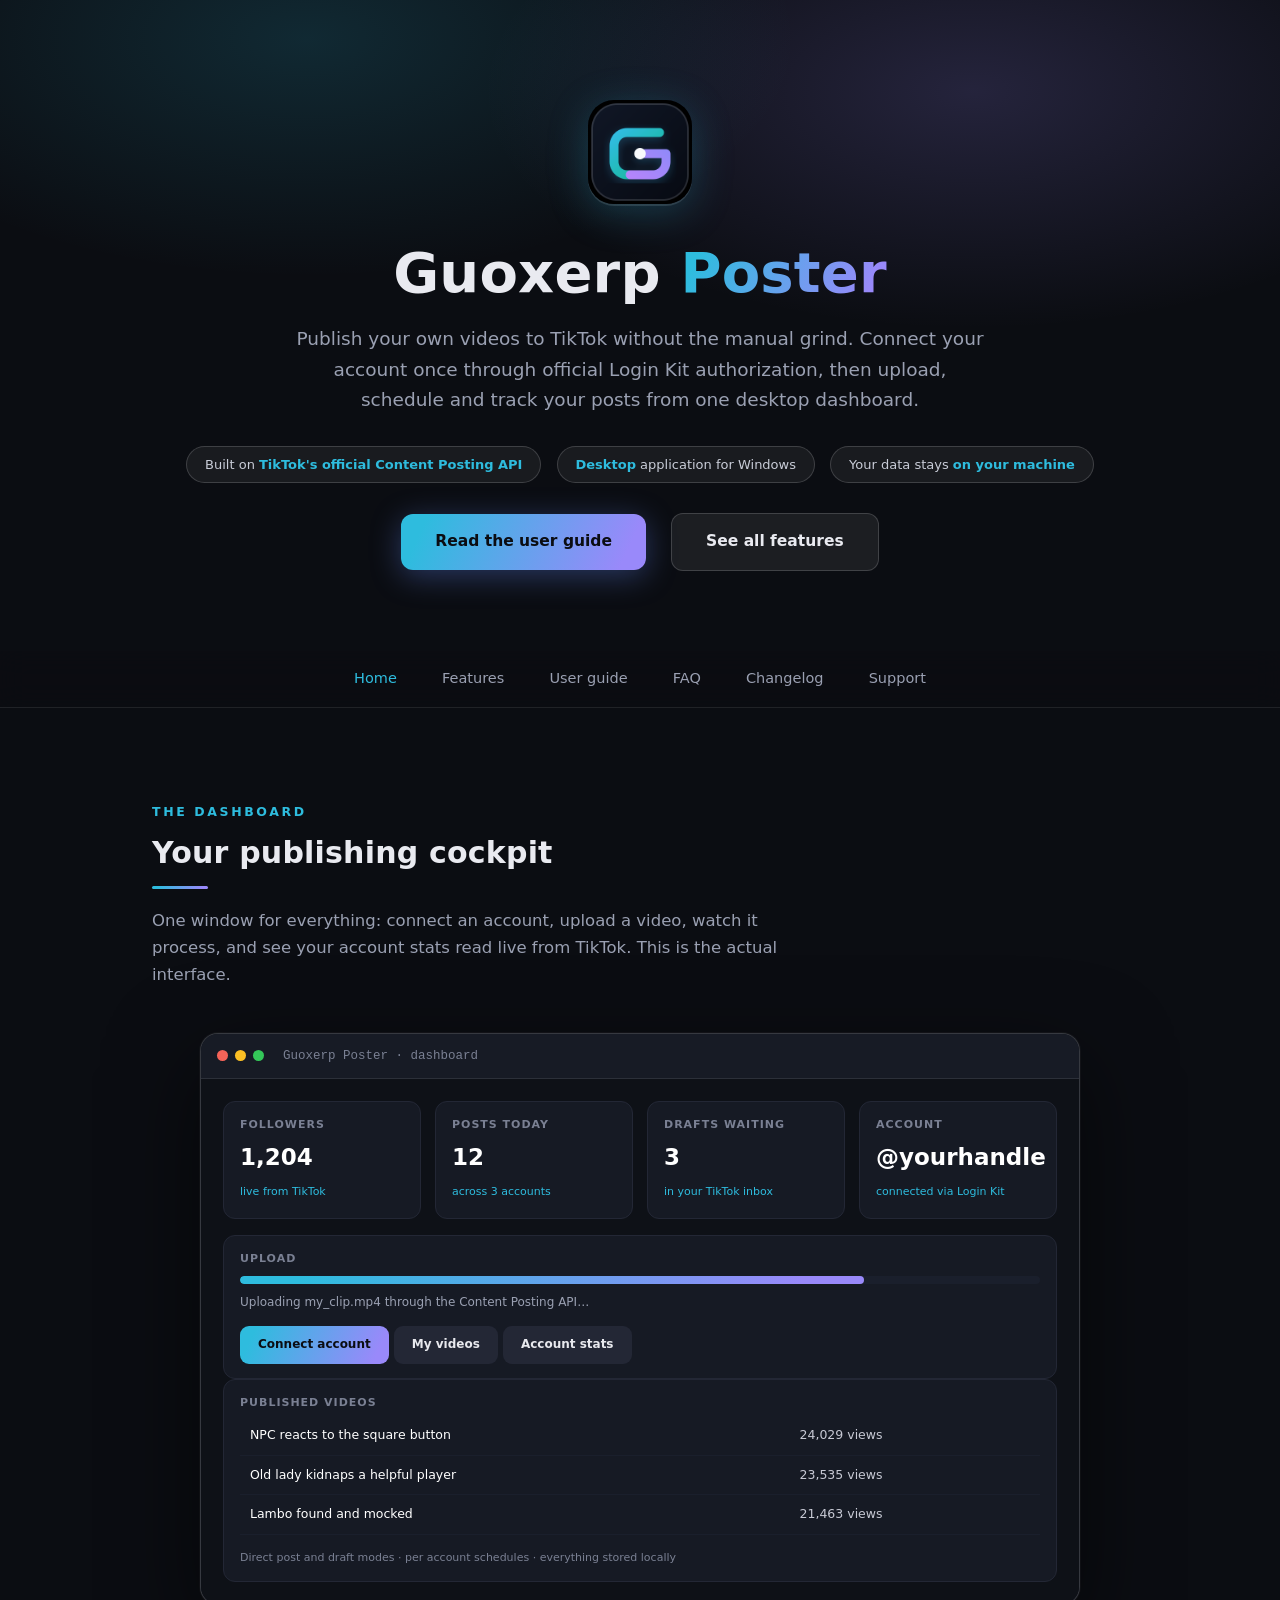
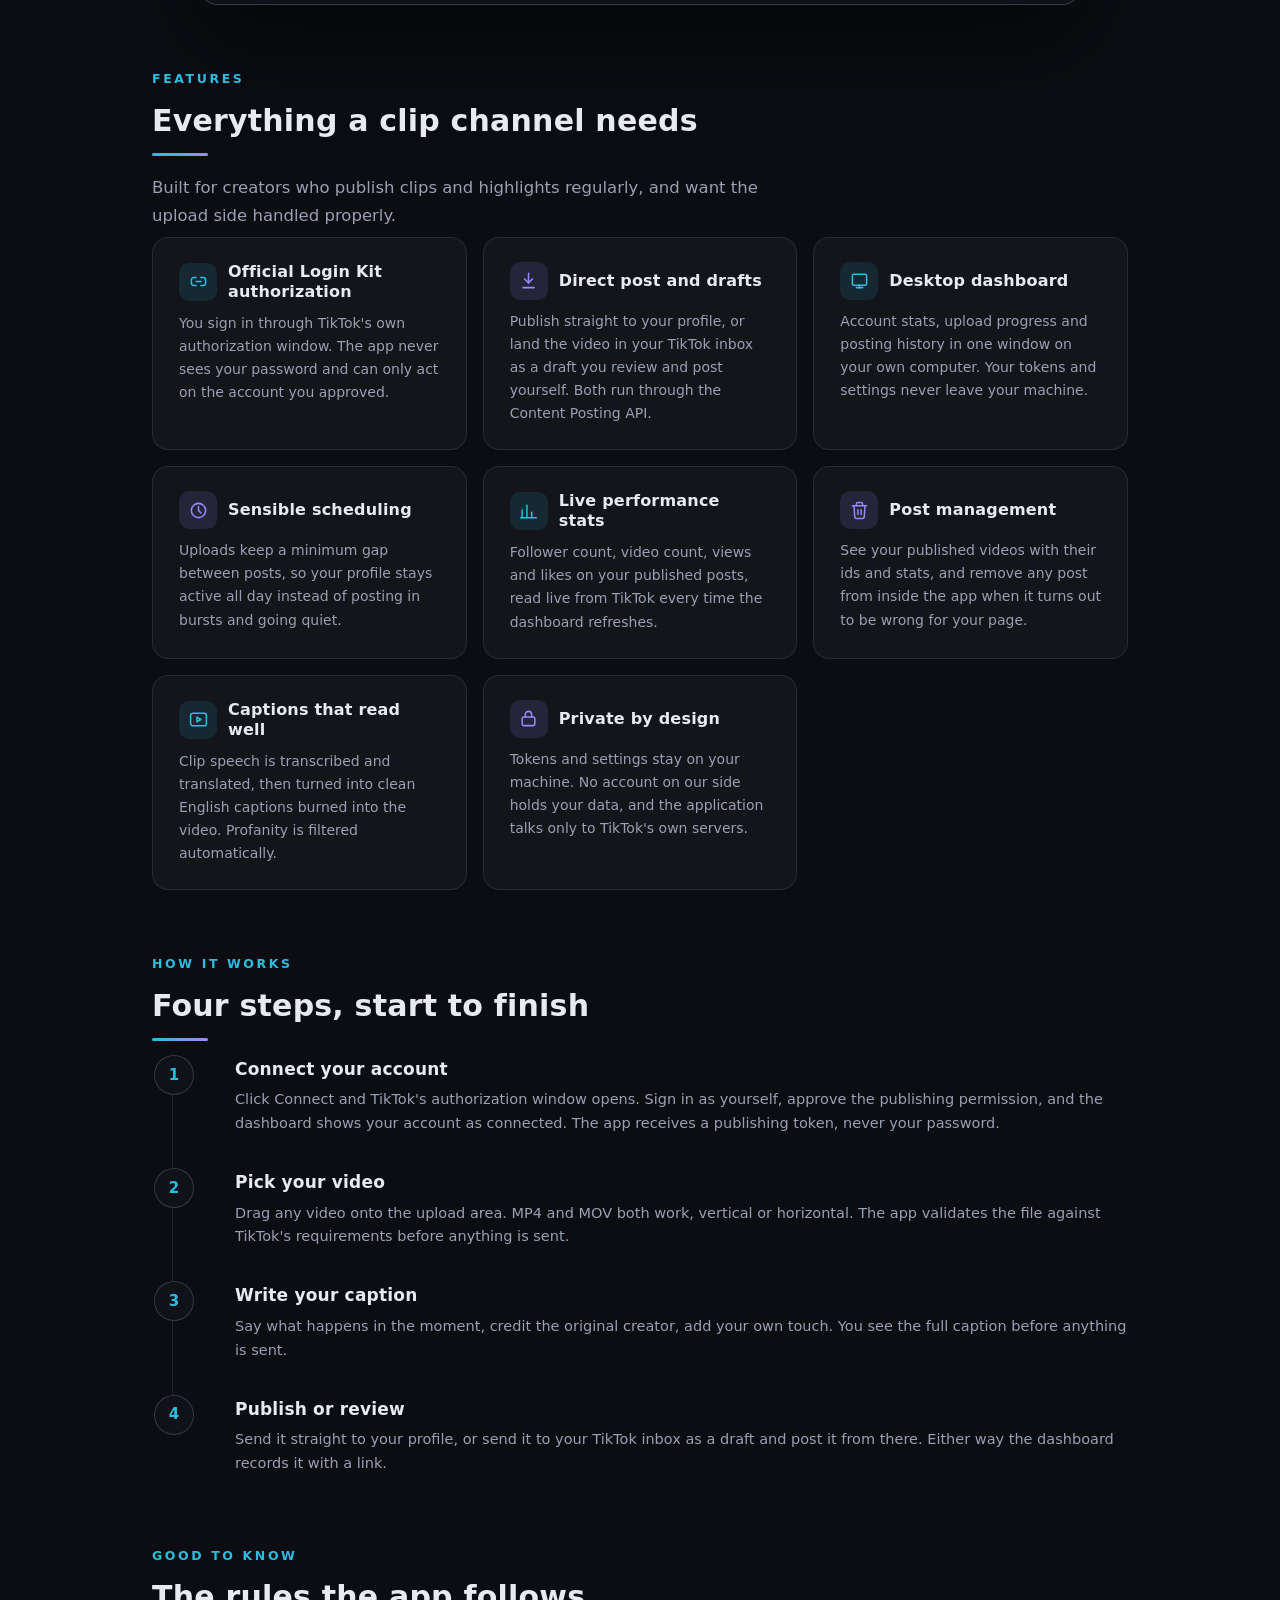
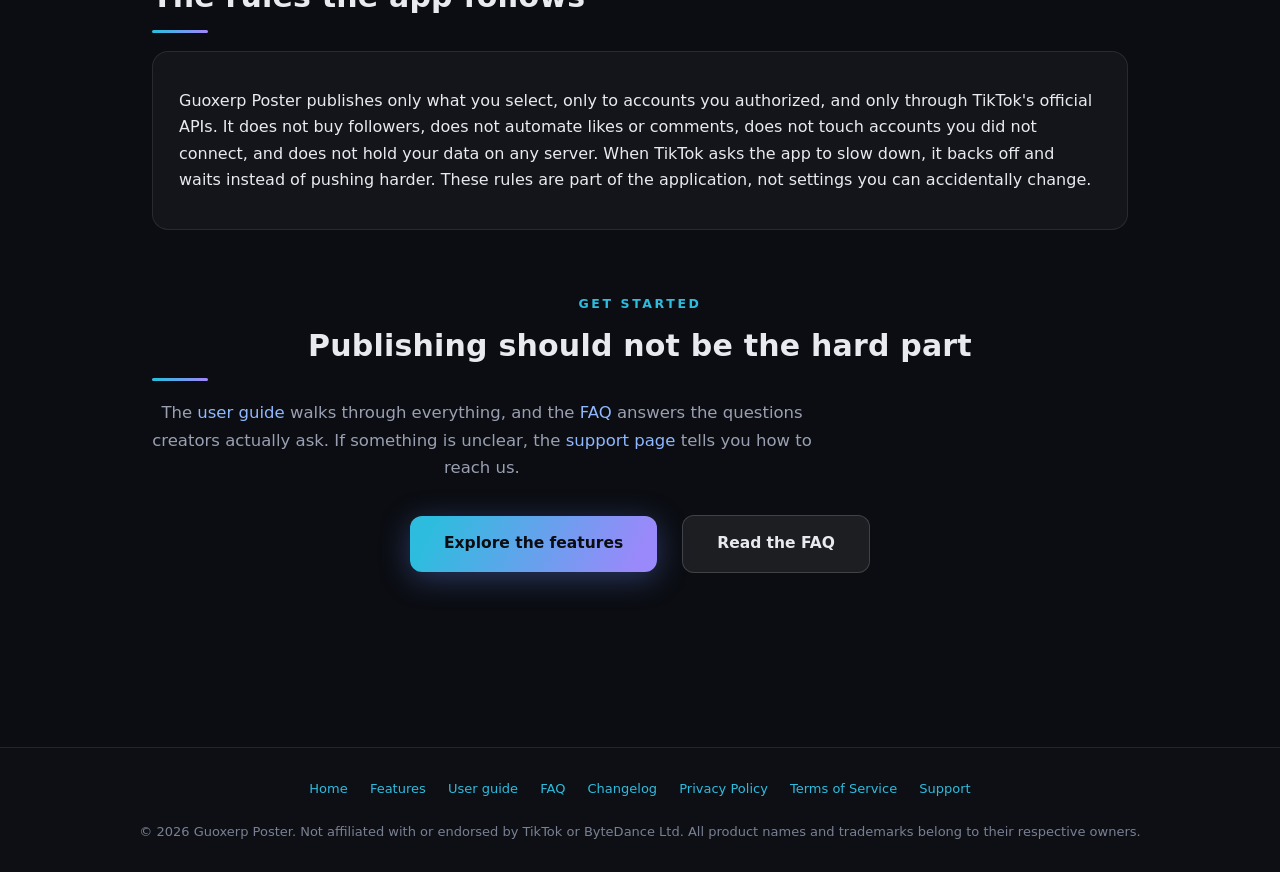
<file: index.html>
<!DOCTYPE html>
<html lang="en">
<head>
<meta charset="utf-8">
<meta name="viewport" content="width=device-width, initial-scale=1">
<title>Guoxerp Poster · publish your own videos to TikTok</title>
<meta name="description" content="A desktop application for TikTok creators: connect your own account through official Login Kit authorization, publish your videos through the Content Posting API, and manage everything from one dashboard.">
<meta property="og:title" content="Guoxerp Poster · publish your own videos to TikTok">
<meta property="og:description" content="Connect your own TikTok account through official Login Kit authorization and publish your videos through the Content Posting API.">
<meta property="og:image" content="icon1024.png">
<link rel="icon" type="image/png" href="icon1024.png">
<link rel="stylesheet" href="styles.css">
</head>
<body>

<header>
  <img src="icon1024.png" alt="Guoxerp Poster logo">
  <h1>Guoxerp <span class="grad">Poster</span></h1>
  <p class="tag">Publish your own videos to TikTok without the manual grind. Connect your account once through official Login Kit authorization, then upload, schedule and track your posts from one desktop dashboard.</p>
  <div class="badges">
    <span class="badge">Built on <b>TikTok's official Content Posting API</b></span>
    <span class="badge"><b>Desktop</b> application for Windows</span>
    <span class="badge">Your data stays <b>on your machine</b></span>
  </div>
  <a class="button" href="guide.html">Read the user guide</a>
  <a class="button ghost" href="features.html">See all features</a>
</header>

<nav class="top">
  <a href="index.html" class="active">Home</a>
  <a href="features.html">Features</a>
  <a href="guide.html">User guide</a>
  <a href="faq.html">FAQ</a>
  <a href="changelog.html">Changelog</a>
  <a href="support.html">Support</a>
</nav>

<main>

<section>
  <p class="kicker">The dashboard</p>
  <h2>Your publishing cockpit</h2>
  <p class="sub">One window for everything: connect an account, upload a video, watch it process, and see your account stats read live from TikTok. This is the actual interface.</p>

  <div class="mock">
    <div class="mockbar"><span></span><span></span><span></span><em>Guoxerp Poster · dashboard</em></div>
    <div class="mockbody">
      <div class="row">
        <div class="mcard"><h4>Followers</h4><b>1,204</b><i>live from TikTok</i></div>
        <div class="mcard"><h4>Posts today</h4><b>12</b><i>across 3 accounts</i></div>
        <div class="mcard"><h4>Drafts waiting</h4><b>3</b><i>in your TikTok inbox</i></div>
        <div class="mcard"><h4>Account</h4><b>@yourhandle</b><i>connected via Login Kit</i></div>
      </div>
      <div class="mcard">
        <h4>Upload</h4>
        <div class="mockbar2"><i></i></div>
        <span style="font-size:12px;color:#9aa0b2">Uploading my_clip.mp4 through the Content Posting API…</span>
        <div style="margin-top:12px"><span class="mbutton">Connect account</span> <span class="mbutton" style="background:#232735;color:#e8e9ee">My videos</span> <span class="mbutton" style="background:#232735;color:#e8e9ee">Account stats</span></div>
      </div>
      <div class="mcard">
        <h4>Published videos</h4>
        <table class="mtable">
          <tr><td>NPC reacts to the square button</td><td>24,029 views</td></tr>
          <tr><td>Old lady kidnaps a helpful player</td><td>23,535 views</td></tr>
          <tr><td>Lambo found and mocked</td><td>21,463 views</td></tr>
        </table>
        <div class="mnote">Direct post and draft modes · per account schedules · everything stored locally</div>
      </div>
    </div>
  </div>
</section>

<section>
  <p class="kicker">Features</p>
  <h2>Everything a clip channel needs</h2>
  <p class="sub">Built for creators who publish clips and highlights regularly, and want the upload side handled properly.</p>
  <div class="grid">
    <div class="card"><h3><span class="icon"><svg viewBox="0 0 24 24"><path d="M15 7h3a3 3 0 0 1 3 3v4a3 3 0 0 1-3 3h-3"/><path d="M9 7H6a3 3 0 0 0-3 3v4a3 3 0 0 0 3 3h3"/><path d="M9 12h6"/></svg></span>Official Login Kit authorization</h3><p>You sign in through TikTok's own authorization window. The app never sees your password and can only act on the account you approved.</p></div>
    <div class="card"><h3><span class="icon pu"><svg viewBox="0 0 24 24"><path d="M12 3v12"/><path d="M7 10l5 5 5-5"/><path d="M5 21h14"/></svg></span>Direct post and drafts</h3><p>Publish straight to your profile, or land the video in your TikTok inbox as a draft you review and post yourself. Both run through the Content Posting API.</p></div>
    <div class="card"><h3><span class="icon"><svg viewBox="0 0 24 24"><rect x="3" y="4" width="18" height="14" rx="2"/><path d="M8 21h8"/><path d="M12 18v3"/></svg></span>Desktop dashboard</h3><p>Account stats, upload progress and posting history in one window on your own computer. Your tokens and settings never leave your machine.</p></div>
    <div class="card"><h3><span class="icon pu"><svg viewBox="0 0 24 24"><circle cx="12" cy="12" r="9"/><path d="M12 7v5l3 3"/></svg></span>Sensible scheduling</h3><p>Uploads keep a minimum gap between posts, so your profile stays active all day instead of posting in bursts and going quiet.</p></div>
    <div class="card"><h3><span class="icon"><svg viewBox="0 0 24 24"><path d="M4 20V10"/><path d="M10 20V4"/><path d="M16 20v-7"/><path d="M22 20h-20"/></svg></span>Live performance stats</h3><p>Follower count, video count, views and likes on your published posts, read live from TikTok every time the dashboard refreshes.</p></div>
    <div class="card"><h3><span class="icon pu"><svg viewBox="0 0 24 24"><path d="M3 6h18"/><path d="M8 6V4a2 2 0 0 1 2-2h4a2 2 0 0 1 2 2v2"/><path d="M19 6l-1 14a2 2 0 0 1-2 2H8a2 2 0 0 1-2-2L5 6"/><path d="M10 11v6"/><path d="M14 11v6"/></svg></span>Post management</h3><p>See your published videos with their ids and stats, and remove any post from inside the app when it turns out to be wrong for your page.</p></div>
    <div class="card"><h3><span class="icon"><svg viewBox="0 0 24 24"><rect x="2" y="4" width="20" height="16" rx="3"/><path d="M10 9l5 3-5 3z"/></svg></span>Captions that read well</h3><p>Clip speech is transcribed and translated, then turned into clean English captions burned into the video. Profanity is filtered automatically.</p></div>
    <div class="card"><h3><span class="icon pu"><svg viewBox="0 0 24 24"><rect x="4" y="10" width="16" height="11" rx="2"/><path d="M8 10V7a4 4 0 0 1 8 0v3"/></svg></span>Private by design</h3><p>Tokens and settings stay on your machine. No account on our side holds your data, and the application talks only to TikTok's own servers.</p></div>
  </div>
</section>

<section>
  <p class="kicker">How it works</p>
  <h2>Four steps, start to finish</h2>
  <div class="steps">
    <div class="step"><h3>Connect your account</h3><p>Click Connect and TikTok's authorization window opens. Sign in as yourself, approve the publishing permission, and the dashboard shows your account as connected. The app receives a publishing token, never your password.</p></div>
    <div class="step"><h3>Pick your video</h3><p>Drag any video onto the upload area. MP4 and MOV both work, vertical or horizontal. The app validates the file against TikTok's requirements before anything is sent.</p></div>
    <div class="step"><h3>Write your caption</h3><p>Say what happens in the moment, credit the original creator, add your own touch. You see the full caption before anything is sent.</p></div>
    <div class="step"><h3>Publish or review</h3><p>Send it straight to your profile, or send it to your TikTok inbox as a draft and post it from there. Either way the dashboard records it with a link.</p></div>
  </div>
</section>

<section>
  <p class="kicker">Good to know</p>
  <h2>The rules the app follows</h2>
  <div class="card">
    <p>Guoxerp Poster publishes only what you select, only to accounts you authorized, and only through TikTok's official APIs. It does not buy followers, does not automate likes or comments, does not touch accounts you did not connect, and does not hold your data on any server. When TikTok asks the app to slow down, it backs off and waits instead of pushing harder. These rules are part of the application, not settings you can accidentally change.</p>
  </div>
</section>

<section class="center">
  <p class="kicker">Get started</p>
  <h2>Publishing should not be the hard part</h2>
  <p class="sub">The <a href="guide.html">user guide</a> walks through everything, and the <a href="faq.html">FAQ</a> answers the questions creators actually ask. If something is unclear, the <a href="support.html">support page</a> tells you how to reach us.</p>
  <a class="button" href="features.html">Explore the features</a>
  <a class="button ghost" href="faq.html">Read the FAQ</a>
</section>

</main>
<footer>
  <a href="index.html">Home</a>
  <a href="features.html">Features</a>
  <a href="guide.html">User guide</a>
  <a href="faq.html">FAQ</a>
  <a href="changelog.html">Changelog</a>
  <a href="privacy.html">Privacy Policy</a>
  <a href="terms.html">Terms of Service</a>
  <a href="support.html">Support</a>
  <br><br>
  <span>© 2026 Guoxerp Poster. Not affiliated with or endorsed by TikTok or ByteDance Ltd. All product names and trademarks belong to their respective owners.</span>
</footer>
</body>
</html>
</file>
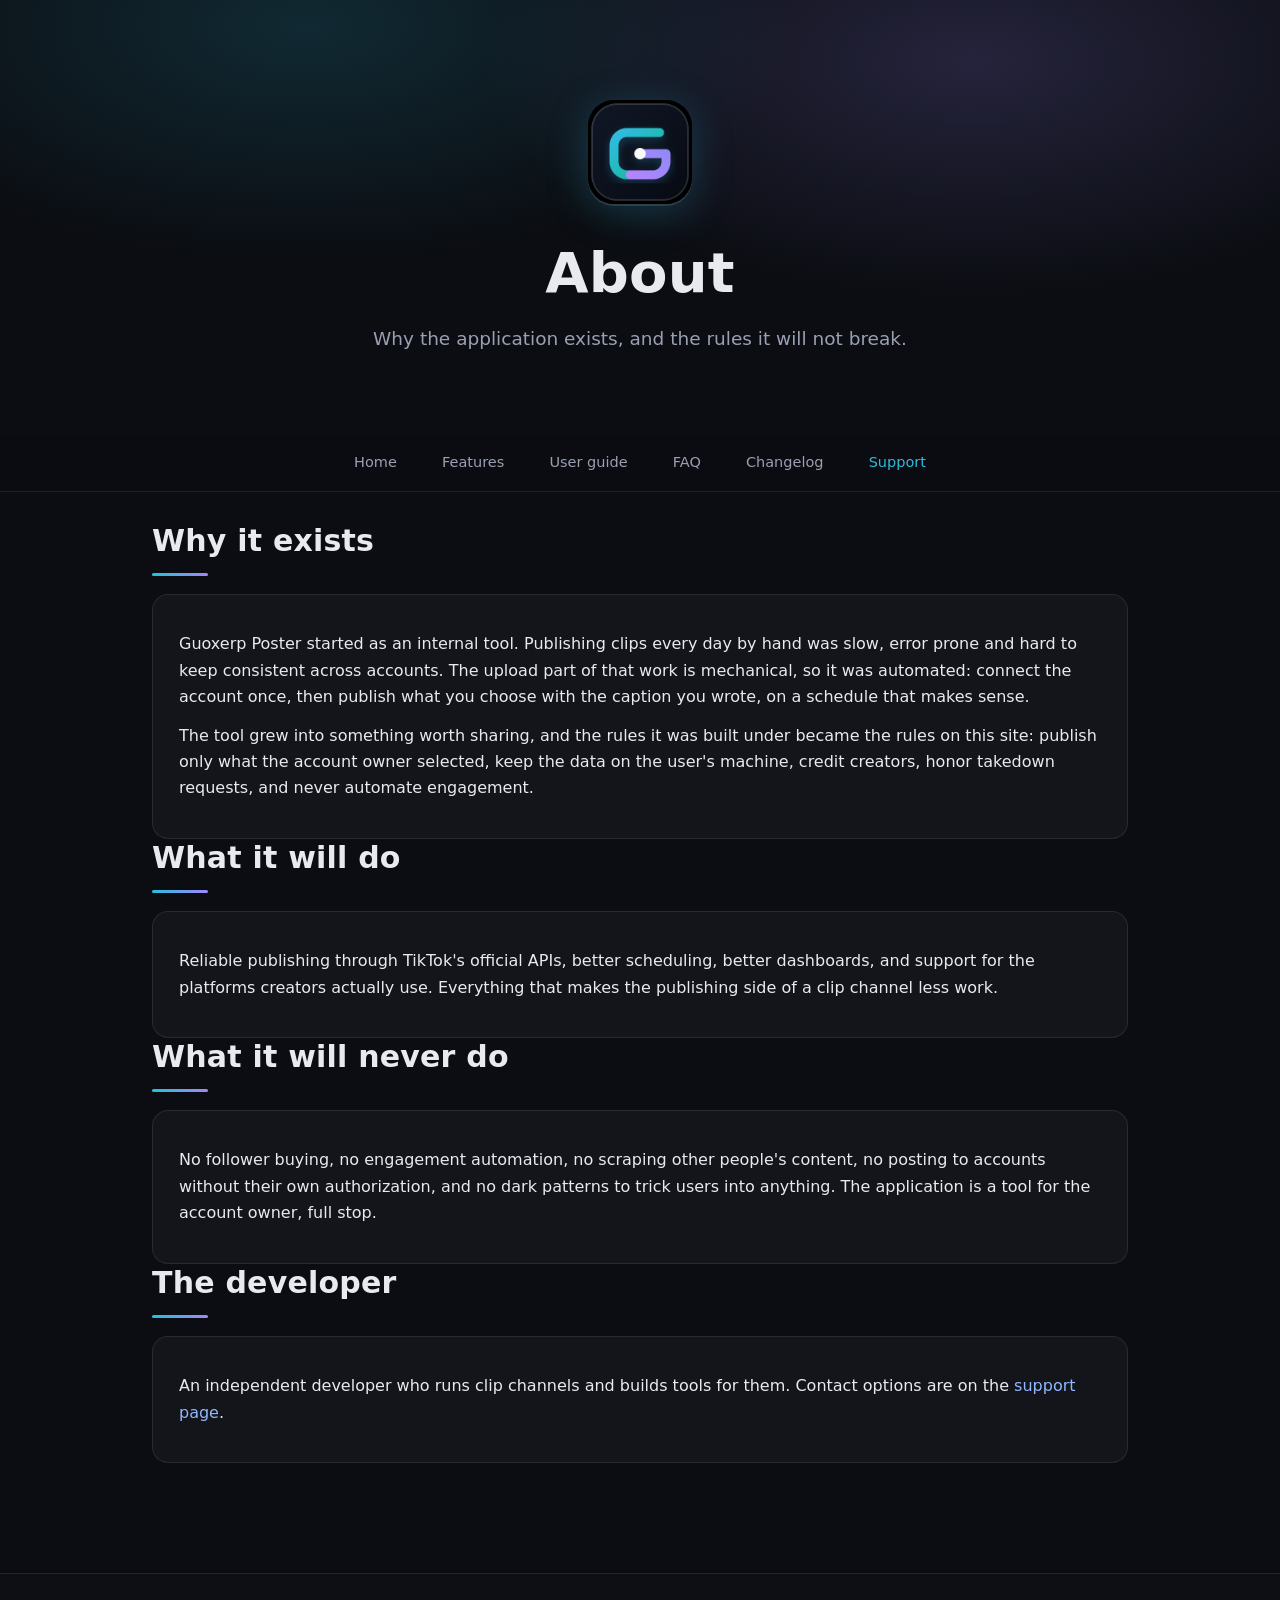
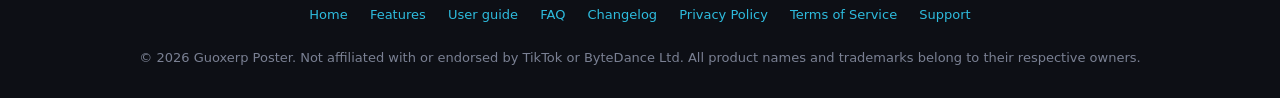
<file: about.html>
<!DOCTYPE html>
<html lang="en">
<head>
<meta charset="utf-8">
<meta name="viewport" content="width=device-width, initial-scale=1">
<title>About · Guoxerp Poster</title>
<meta name="description" content="Who builds Guoxerp Poster, why it exists, and the rules it will not break.">
<meta property="og:title" content="About Guoxerp Poster">
<meta property="og:image" content="icon1024.png">
<link rel="icon" type="image/png" href="icon1024.png">
<link rel="stylesheet" href="styles.css">
</head>
<body>

<header>
  <img src="icon1024.png" alt="Guoxerp Poster logo">
  <h1>About</h1>
  <p class="tag">Why the application exists, and the rules it will not break.</p>
</header>
<nav class="top">
  <a href="index.html">Home</a>
  <a href="features.html">Features</a>
  <a href="guide.html">User guide</a>
  <a href="faq.html">FAQ</a>
  <a href="changelog.html">Changelog</a>
  <a href="support.html" class="active">Support</a>
</nav>

<main>

<h2>Why it exists</h2>
<div class="card">
<p>Guoxerp Poster started as an internal tool. Publishing clips every day by hand was slow, error prone and hard to keep consistent across accounts. The upload part of that work is mechanical, so it was automated: connect the account once, then publish what you choose with the caption you wrote, on a schedule that makes sense.</p>
<p>The tool grew into something worth sharing, and the rules it was built under became the rules on this site: publish only what the account owner selected, keep the data on the user's machine, credit creators, honor takedown requests, and never automate engagement.</p>
</div>

<h2>What it will do</h2>
<div class="card">
<p>Reliable publishing through TikTok's official APIs, better scheduling, better dashboards, and support for the platforms creators actually use. Everything that makes the publishing side of a clip channel less work.</p>
</div>

<h2>What it will never do</h2>
<div class="card">
<p>No follower buying, no engagement automation, no scraping other people's content, no posting to accounts without their own authorization, and no dark patterns to trick users into anything. The application is a tool for the account owner, full stop.</p>
</div>

<h2>The developer</h2>
<div class="card">
<p>An independent developer who runs clip channels and builds tools for them. Contact options are on the <a href="support.html">support page</a>.</p>
</div>

</main>
<footer>
  <a href="index.html">Home</a>
  <a href="features.html">Features</a>
  <a href="guide.html">User guide</a>
  <a href="faq.html">FAQ</a>
  <a href="changelog.html">Changelog</a>
  <a href="privacy.html">Privacy Policy</a>
  <a href="terms.html">Terms of Service</a>
  <a href="support.html">Support</a>
  <br><br>
  <span>© 2026 Guoxerp Poster. Not affiliated with or endorsed by TikTok or ByteDance Ltd. All product names and trademarks belong to their respective owners.</span>
</footer>
</body>
</html>
</file>
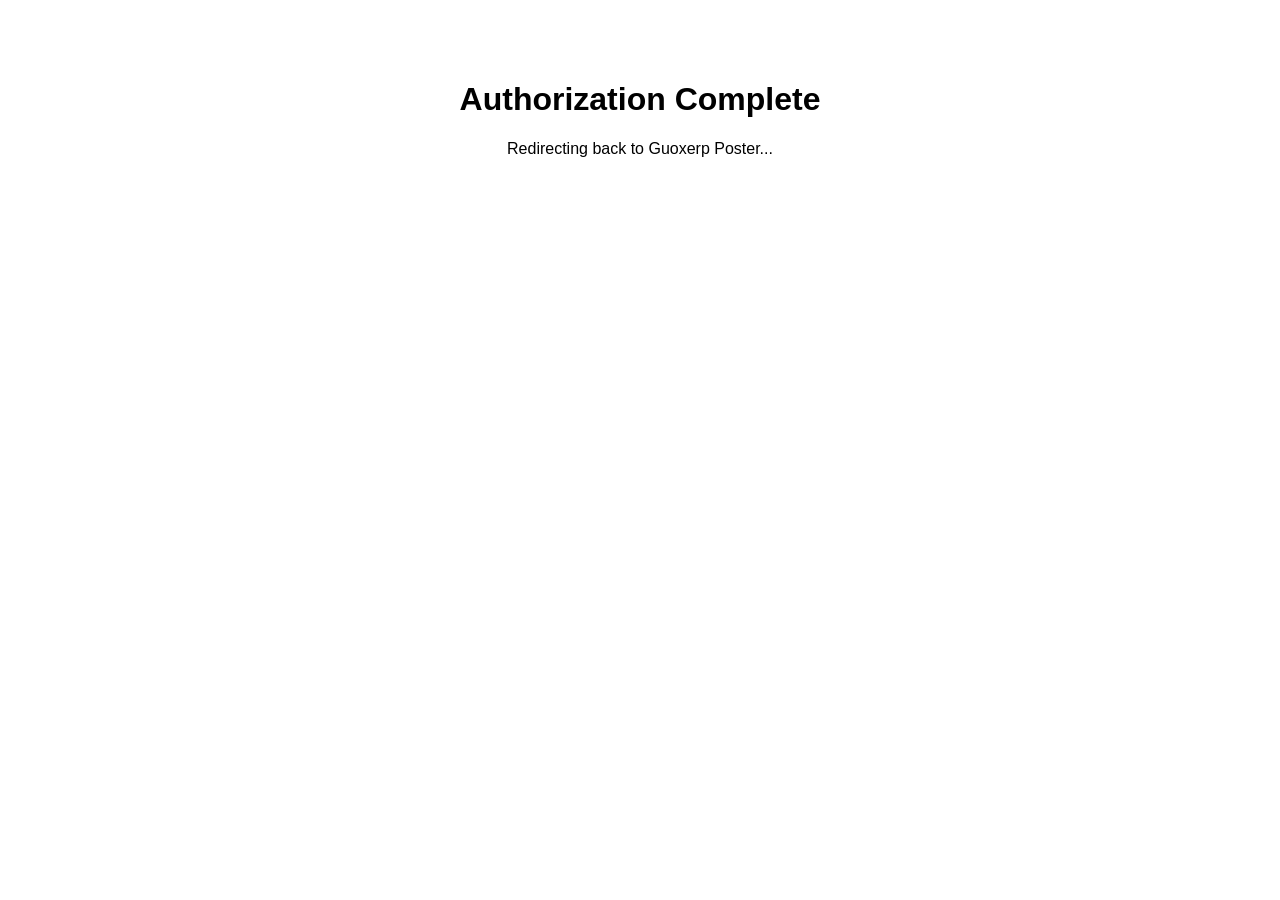
<file: callback.html>
<!DOCTYPE html>
<html>
<head><title>Callback</title></head>
<body style="font-family:Arial;max-width:600px;margin:40px auto;padding:20px;text-align:center">
<h1>Authorization Complete</h1>
<p>Redirecting back to Guoxerp Poster...</p>
</body>
</html>
</file>
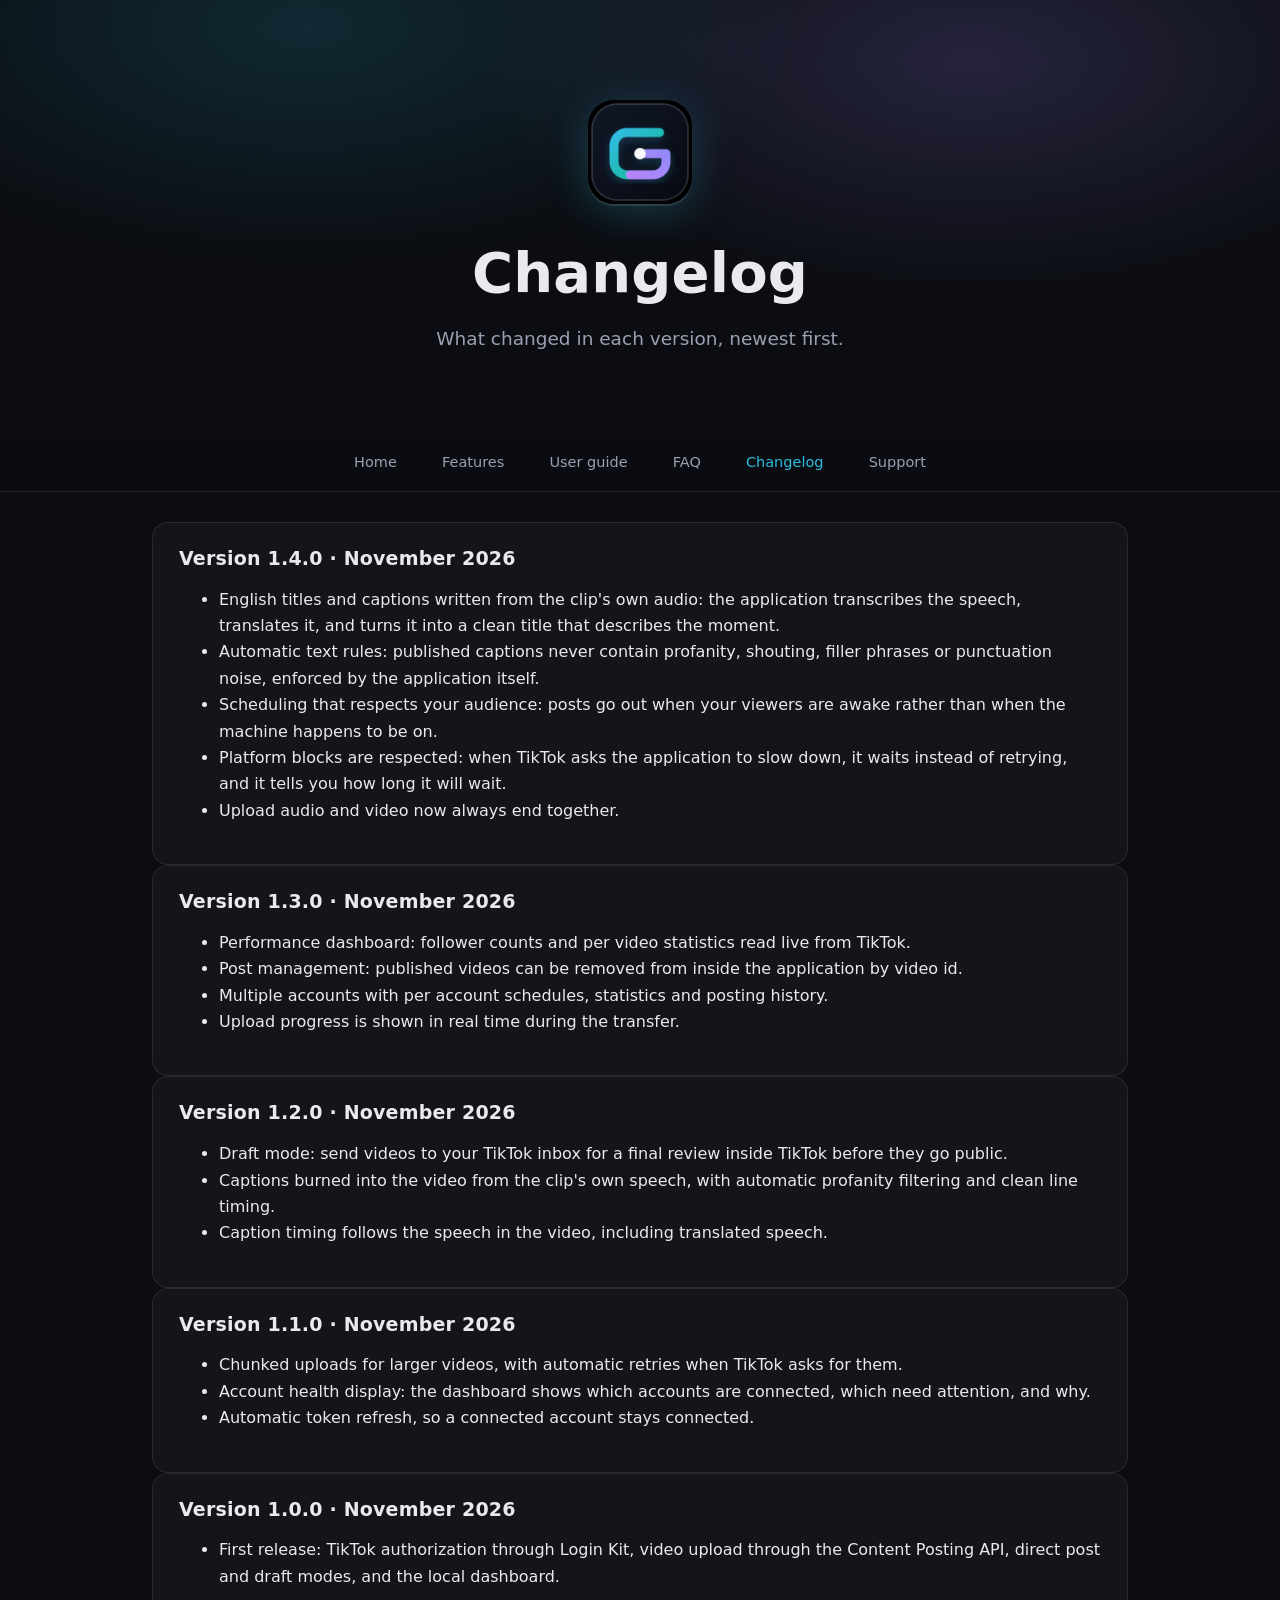
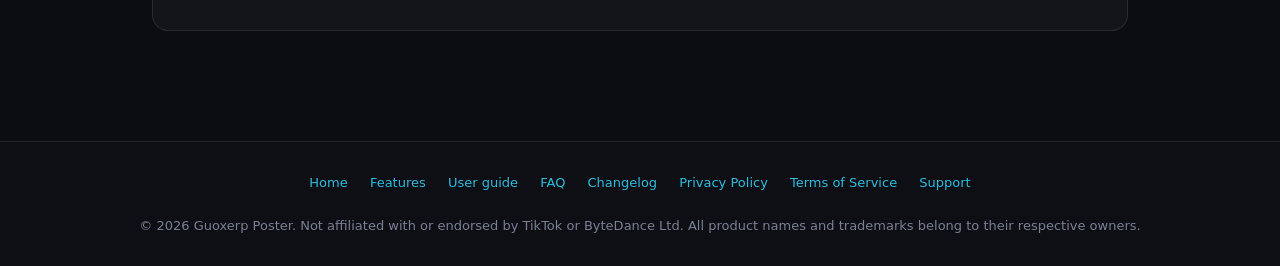
<file: changelog.html>
<!DOCTYPE html>
<html lang="en">
<head>
<meta charset="utf-8">
<meta name="viewport" content="width=device-width, initial-scale=1">
<title>Changelog · Guoxerp Poster</title>
<meta name="description" content="What changed in each version of Guoxerp Poster.">
<meta property="og:title" content="Guoxerp Poster · changelog">
<meta property="og:image" content="icon1024.png">
<link rel="icon" type="image/png" href="icon1024.png">
<link rel="stylesheet" href="styles.css">
</head>
<body>

<header>
  <img src="icon1024.png" alt="Guoxerp Poster logo">
  <h1>Changelog</h1>
  <p class="tag">What changed in each version, newest first.</p>
</header>
<nav class="top">
  <a href="index.html">Home</a>
  <a href="features.html">Features</a>
  <a href="guide.html">User guide</a>
  <a href="faq.html">FAQ</a>
  <a href="changelog.html" class="active">Changelog</a>
  <a href="support.html">Support</a>
</nav>

<main>

<div class="card"><h3>Version 1.4.0 · November 2026</h3>
<ul>
  <li>English titles and captions written from the clip's own audio: the application transcribes the speech, translates it, and turns it into a clean title that describes the moment.</li>
  <li>Automatic text rules: published captions never contain profanity, shouting, filler phrases or punctuation noise, enforced by the application itself.</li>
  <li>Scheduling that respects your audience: posts go out when your viewers are awake rather than when the machine happens to be on.</li>
  <li>Platform blocks are respected: when TikTok asks the application to slow down, it waits instead of retrying, and it tells you how long it will wait.</li>
  <li>Upload audio and video now always end together.</li>
</ul></div>

<div class="card"><h3>Version 1.3.0 · November 2026</h3>
<ul>
  <li>Performance dashboard: follower counts and per video statistics read live from TikTok.</li>
  <li>Post management: published videos can be removed from inside the application by video id.</li>
  <li>Multiple accounts with per account schedules, statistics and posting history.</li>
  <li>Upload progress is shown in real time during the transfer.</li>
</ul></div>

<div class="card"><h3>Version 1.2.0 · November 2026</h3>
<ul>
  <li>Draft mode: send videos to your TikTok inbox for a final review inside TikTok before they go public.</li>
  <li>Captions burned into the video from the clip's own speech, with automatic profanity filtering and clean line timing.</li>
  <li>Caption timing follows the speech in the video, including translated speech.</li>
</ul></div>

<div class="card"><h3>Version 1.1.0 · November 2026</h3>
<ul>
  <li>Chunked uploads for larger videos, with automatic retries when TikTok asks for them.</li>
  <li>Account health display: the dashboard shows which accounts are connected, which need attention, and why.</li>
  <li>Automatic token refresh, so a connected account stays connected.</li>
</ul></div>

<div class="card"><h3>Version 1.0.0 · November 2026</h3>
<ul>
  <li>First release: TikTok authorization through Login Kit, video upload through the Content Posting API, direct post and draft modes, and the local dashboard.</li>
</ul></div>

</main>
<footer>
  <a href="index.html">Home</a>
  <a href="features.html">Features</a>
  <a href="guide.html">User guide</a>
  <a href="faq.html">FAQ</a>
  <a href="changelog.html">Changelog</a>
  <a href="privacy.html">Privacy Policy</a>
  <a href="terms.html">Terms of Service</a>
  <a href="support.html">Support</a>
  <br><br>
  <span>© 2026 Guoxerp Poster. Not affiliated with or endorsed by TikTok or ByteDance Ltd. All product names and trademarks belong to their respective owners.</span>
</footer>
</body>
</html>
</file>
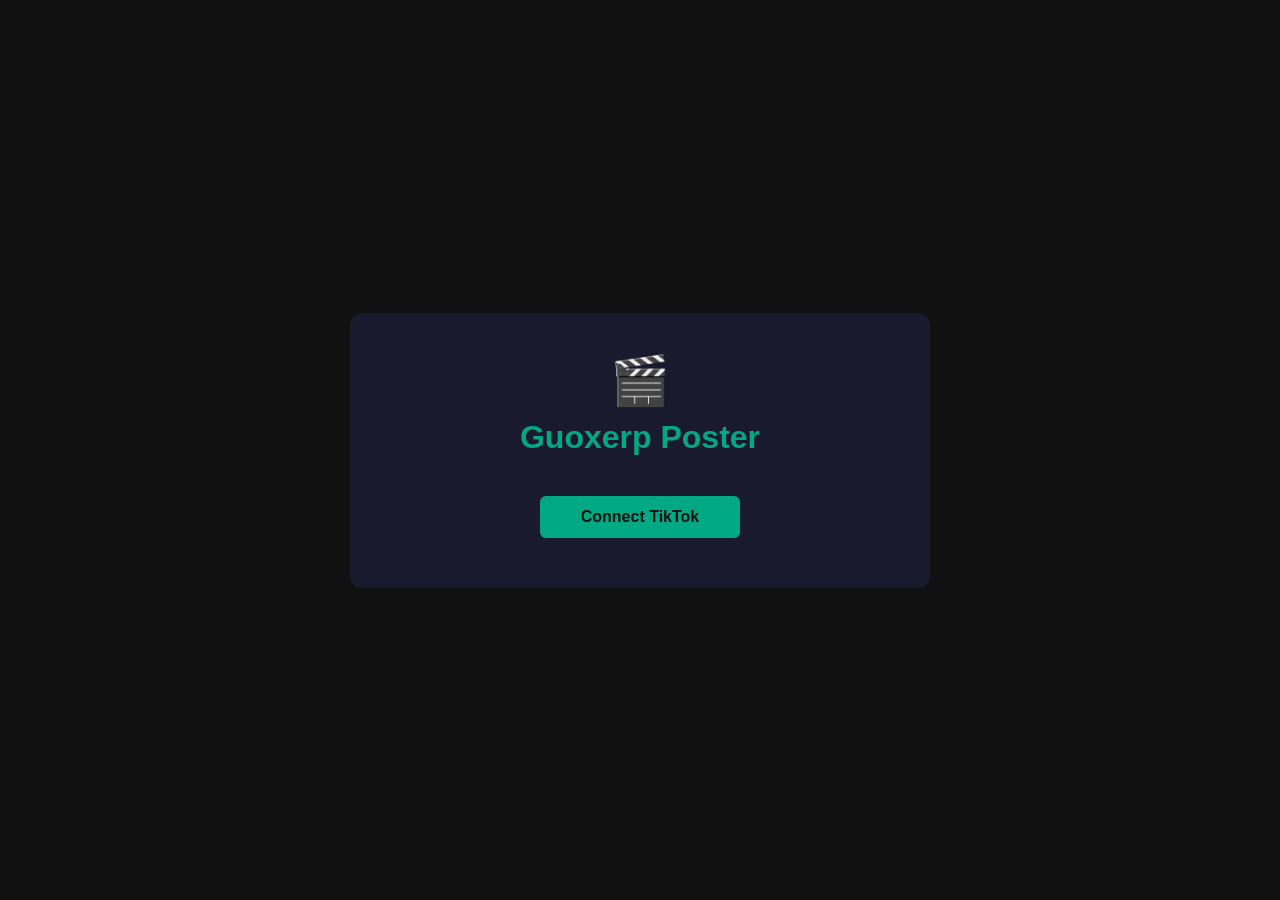
<file: demo.html>
<!DOCTYPE html>
<html>
<head>
<title>Guoxerp Poster</title>
<style>
body { font-family: -apple-system, sans-serif; background: #111; color: #fff; display: flex; justify-content: center; align-items: center; min-height: 100vh; margin: 0; }
.app { background: #1a1a2e; border-radius: 12px; padding: 40px; max-width: 500px; width: 90%; text-align: center; }
.logo { font-size: 48px; margin-bottom: 10px; }
h1 { color: #00a884; margin: 0 0 30px 0; }
.btn { background: #00a884; color: #111; border: none; padding: 12px 30px; border-radius: 6px; font-size: 16px; font-weight: bold; cursor: pointer; margin: 10px; width: 200px; }
.btn:hover { background: #00c49a; }
.btn:disabled { background: #333; color: #666; }
input[type="text"] { background: #0d0d1a; border: 1px solid #333; color: #fff; padding: 12px; border-radius: 6px; width: 80%; margin: 10px 0; }
.status { margin-top: 20px; padding: 10px; border-radius: 6px; display: none; }
.success { background: #1a3a2a; color: #00a884; }
.connected { color: #00a884; font-size: 14px; margin-bottom: 10px; }
</style>
</head>
<body>
<div class="app">
<div class="logo">🎬</div>
<h1>Guoxerp Poster</h1>
<div class="connected" id="connected" style="display:none">✓ Connected as @guoxerp</div>
<button class="btn" id="login" onclick="login()">Connect TikTok</button>
<div id="posting" style="display:none">
<input type="text" placeholder="Video description..." id="desc">
<br>
<button class="btn" onclick="post()">Post Video</button>
</div>
<div class="status" id="status"></div>
</div>
<script>
function login() {
document.getElementById('login').textContent = 'Connecting...';
setTimeout(function() {
document.getElementById('login').style.display = 'none';
document.getElementById('connected').style.display = 'block';
document.getElementById('posting').style.display = 'block';
}, 1500);
}
function post() {
var s = document.getElementById('status');
s.className = 'status success';
s.style.display = 'block';
s.textContent = '✓ Video posted to TikTok successfully';
document.getElementById('desc').value = '';
}
</script>
</body>
</html>
</file>
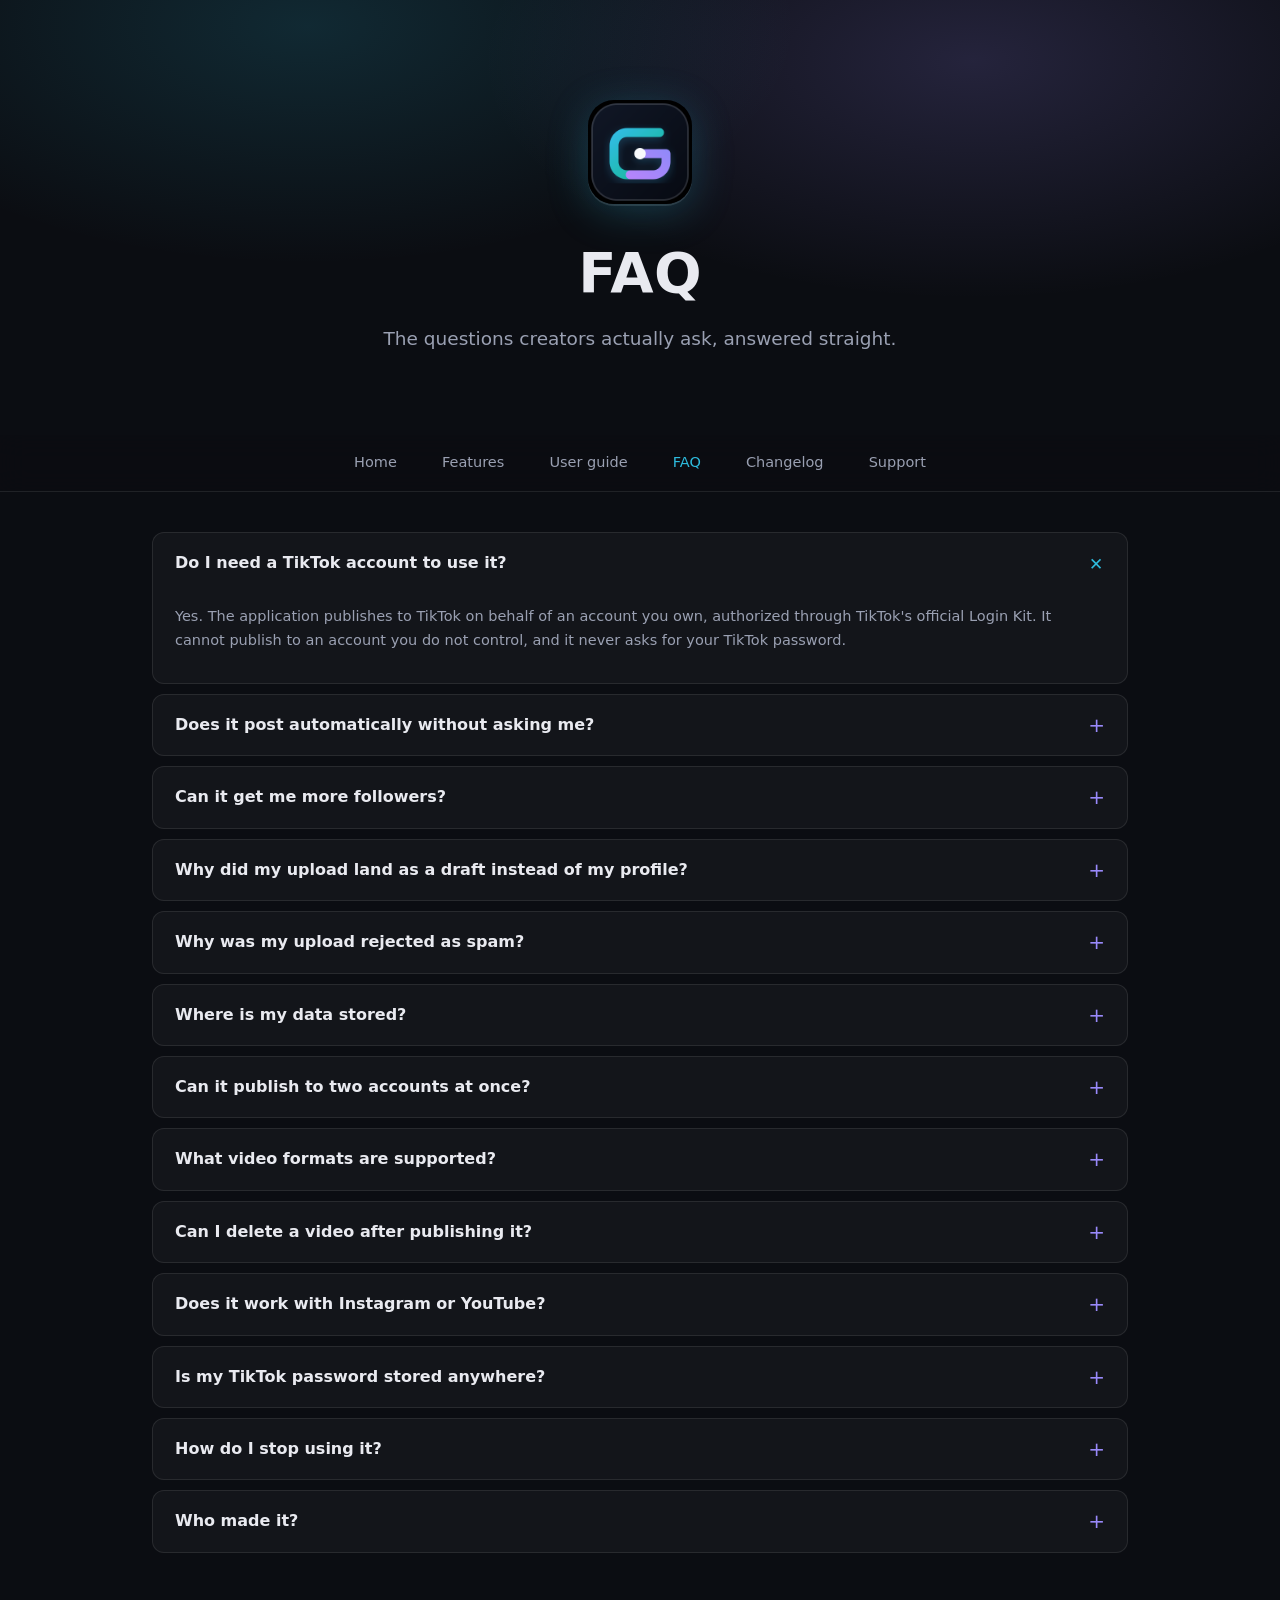
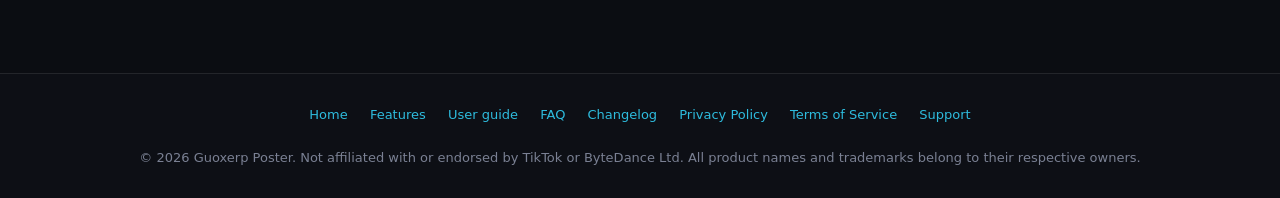
<file: faq.html>
<!DOCTYPE html>
<html lang="en">
<head>
<meta charset="utf-8">
<meta name="viewport" content="width=device-width, initial-scale=1">
<title>FAQ · Guoxerp Poster</title>
<meta name="description" content="Answers to the questions creators ask about Guoxerp Poster: accounts, drafts, publishing limits, safety, data handling and more.">
<meta property="og:title" content="Guoxerp Poster · FAQ">
<meta property="og:image" content="icon1024.png">
<link rel="icon" type="image/png" href="icon1024.png">
<link rel="stylesheet" href="styles.css">
</head>
<body>

<header>
  <img src="icon1024.png" alt="Guoxerp Poster logo">
  <h1>FAQ</h1>
  <p class="tag">The questions creators actually ask, answered straight.</p>
</header>
<nav class="top">
  <a href="index.html">Home</a>
  <a href="features.html">Features</a>
  <a href="guide.html">User guide</a>
  <a href="faq.html" class="active">FAQ</a>
  <a href="changelog.html">Changelog</a>
  <a href="support.html">Support</a>
</nav>

<main>

<details open><summary>Do I need a TikTok account to use it?</summary><div class="a"><p>Yes. The application publishes to TikTok on behalf of an account you own, authorized through TikTok's official Login Kit. It cannot publish to an account you do not control, and it never asks for your TikTok password.</p></div></details>

<details><summary>Does it post automatically without asking me?</summary><div class="a"><p>No. Every upload is one you selected, with a caption you wrote. In draft mode nothing goes public at all until you open the TikTok app and tap Post yourself.</p></div></details>

<details><summary>Can it get me more followers?</summary><div class="a"><p>The application handles the publishing side: reliable uploads, a steady schedule, clean captions. Growth comes from your content. The application never buys followers and never automates engagement, because that breaks TikTok's rules and gets accounts banned.</p></div></details>

<details><summary>Why did my upload land as a draft instead of my profile?</summary><div class="a"><p>TikTok requires applications that are still in review to publish as drafts: the video lands in your TikTok inbox and you tap Post there. Once the application is approved for direct posting, drafts become optional and direct posting works normally.</p></div></details>

<details><summary>Why was my upload rejected as spam?</summary><div class="a"><p>TikTok limits how fast accounts can publish, especially newer ones and especially when several videos are waiting unpublished. Wait a while, publish what is already in your inbox, and space your uploads. The application detects this and backs off automatically instead of pushing harder, which is what makes such blocks last.</p></div></details>

<details><summary>Where is my data stored?</summary><div class="a"><p>On your own computer, in the application's own folder. There is no server on our side that holds your tokens or your videos. See the <a href="privacy.html">privacy policy</a> for the complete picture.</p></div></details>

<details><summary>Can it publish to two accounts at once?</summary><div class="a"><p>Yes, if you have connected and authorized both. Each account is handled separately with its own schedule, its own stats and its own posting history, so a burst on one never affects the other.</p></div></details>

<details><summary>What video formats are supported?</summary><div class="a"><p>MP4 and MOV, vertical or horizontal, at least a few seconds long. Vertical videos fill the screen; horizontal ones are framed on a background. TikTok decides the final presentation.</p></div></details>

<details><summary>Can I delete a video after publishing it?</summary><div class="a"><p>Yes. Open My videos, enter the video id of the post, and confirm. The application asks TikTok to remove it and reports the result.</p></div></details>

<details><summary>Does it work with Instagram or YouTube?</summary><div class="a"><p>TikTok is the platform the application integrates with today. It was built so other platforms can be added later, but TikTok is what it does now.</p></div></details>

<details><summary>Is my TikTok password stored anywhere?</summary><div class="a"><p>No. Authorization happens through TikTok's own window and the application never sees your password. It only receives a publishing token, which is stored locally on your machine.</p></div></details>

<details><summary>How do I stop using it?</summary><div class="a"><p>Close the application and remove its authorization in your TikTok settings, under Security and permissions, then Manage app authorizations. The application keeps nothing after that.</p></div></details>

<details><summary>Who made it?</summary><div class="a"><p>An independent developer who publishes clips and wanted the upload part to be reliable. The <a href="support.html">support page</a> lists the ways to reach us.</p></div></details>

</main>
<footer>
  <a href="index.html">Home</a>
  <a href="features.html">Features</a>
  <a href="guide.html">User guide</a>
  <a href="faq.html">FAQ</a>
  <a href="changelog.html">Changelog</a>
  <a href="privacy.html">Privacy Policy</a>
  <a href="terms.html">Terms of Service</a>
  <a href="support.html">Support</a>
  <br><br>
  <span>© 2026 Guoxerp Poster. Not affiliated with or endorsed by TikTok or ByteDance Ltd. All product names and trademarks belong to their respective owners.</span>
</footer>
</body>
</html>
</file>
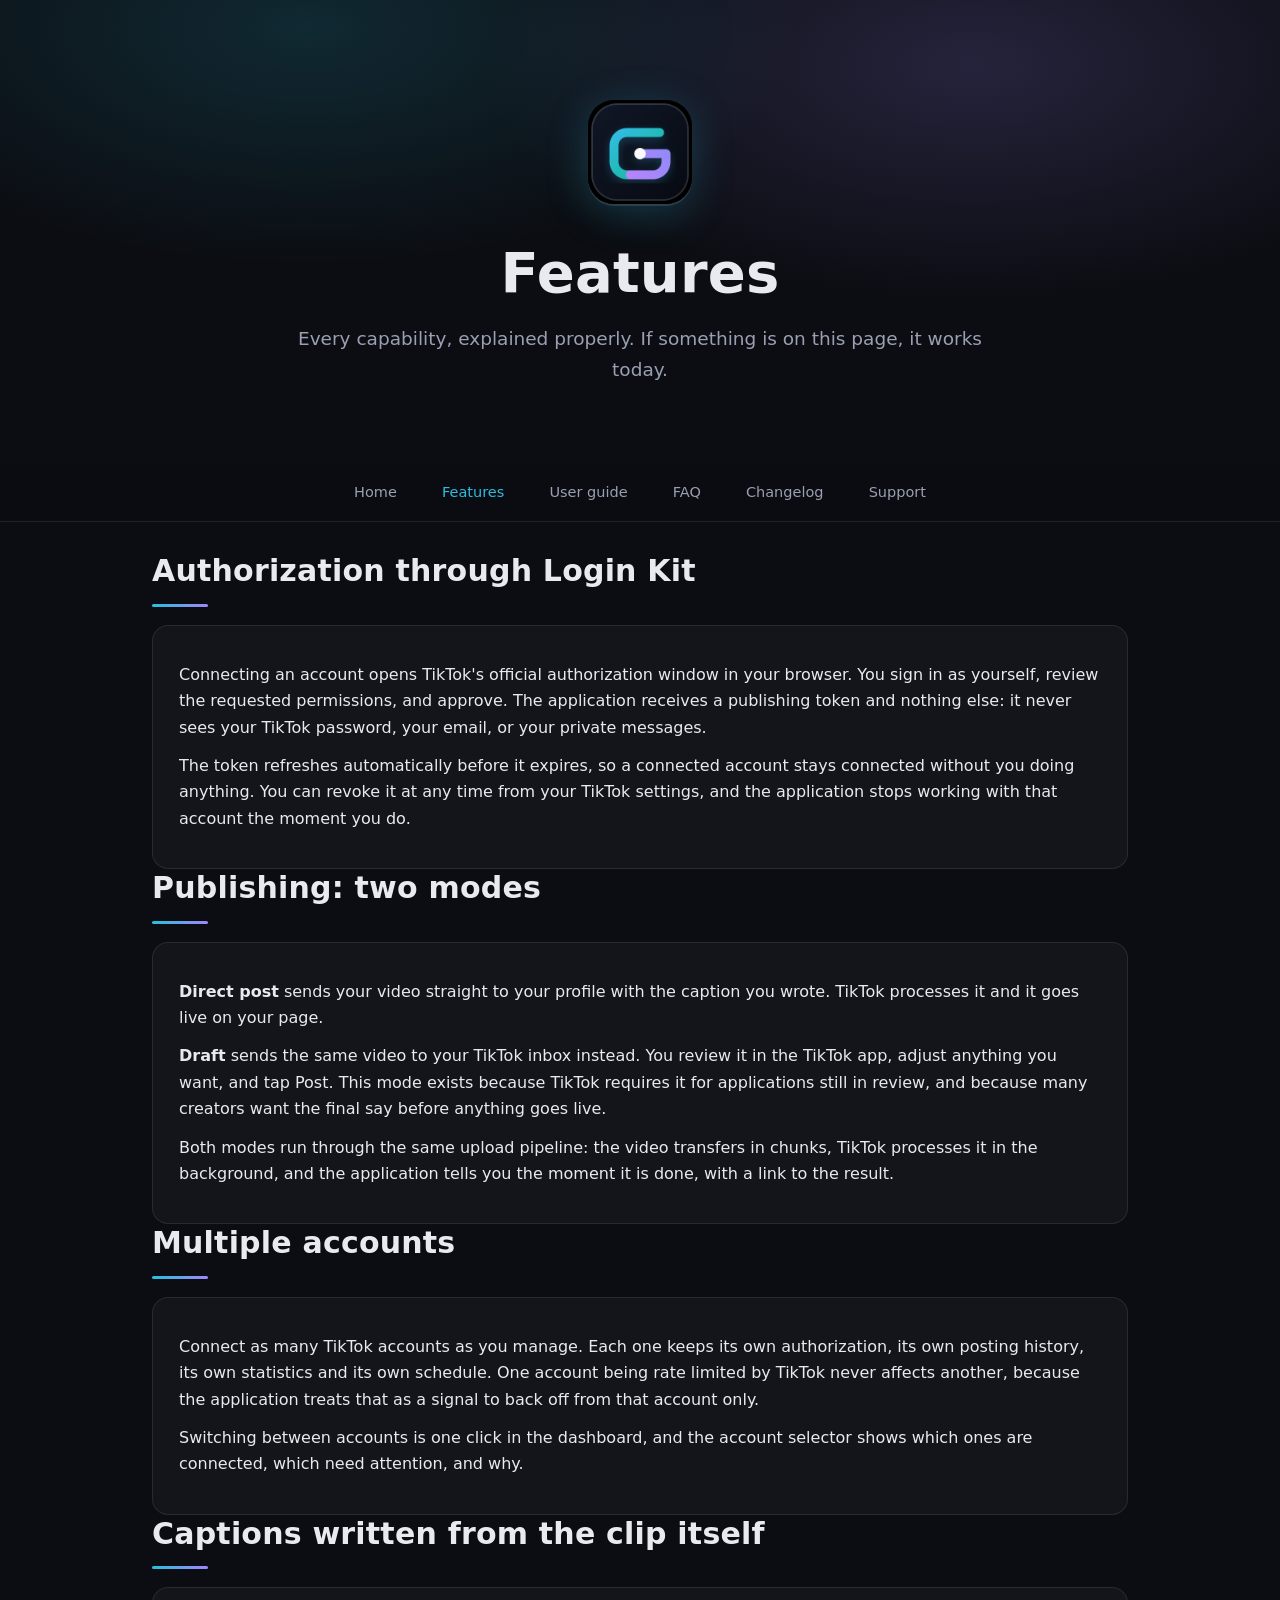
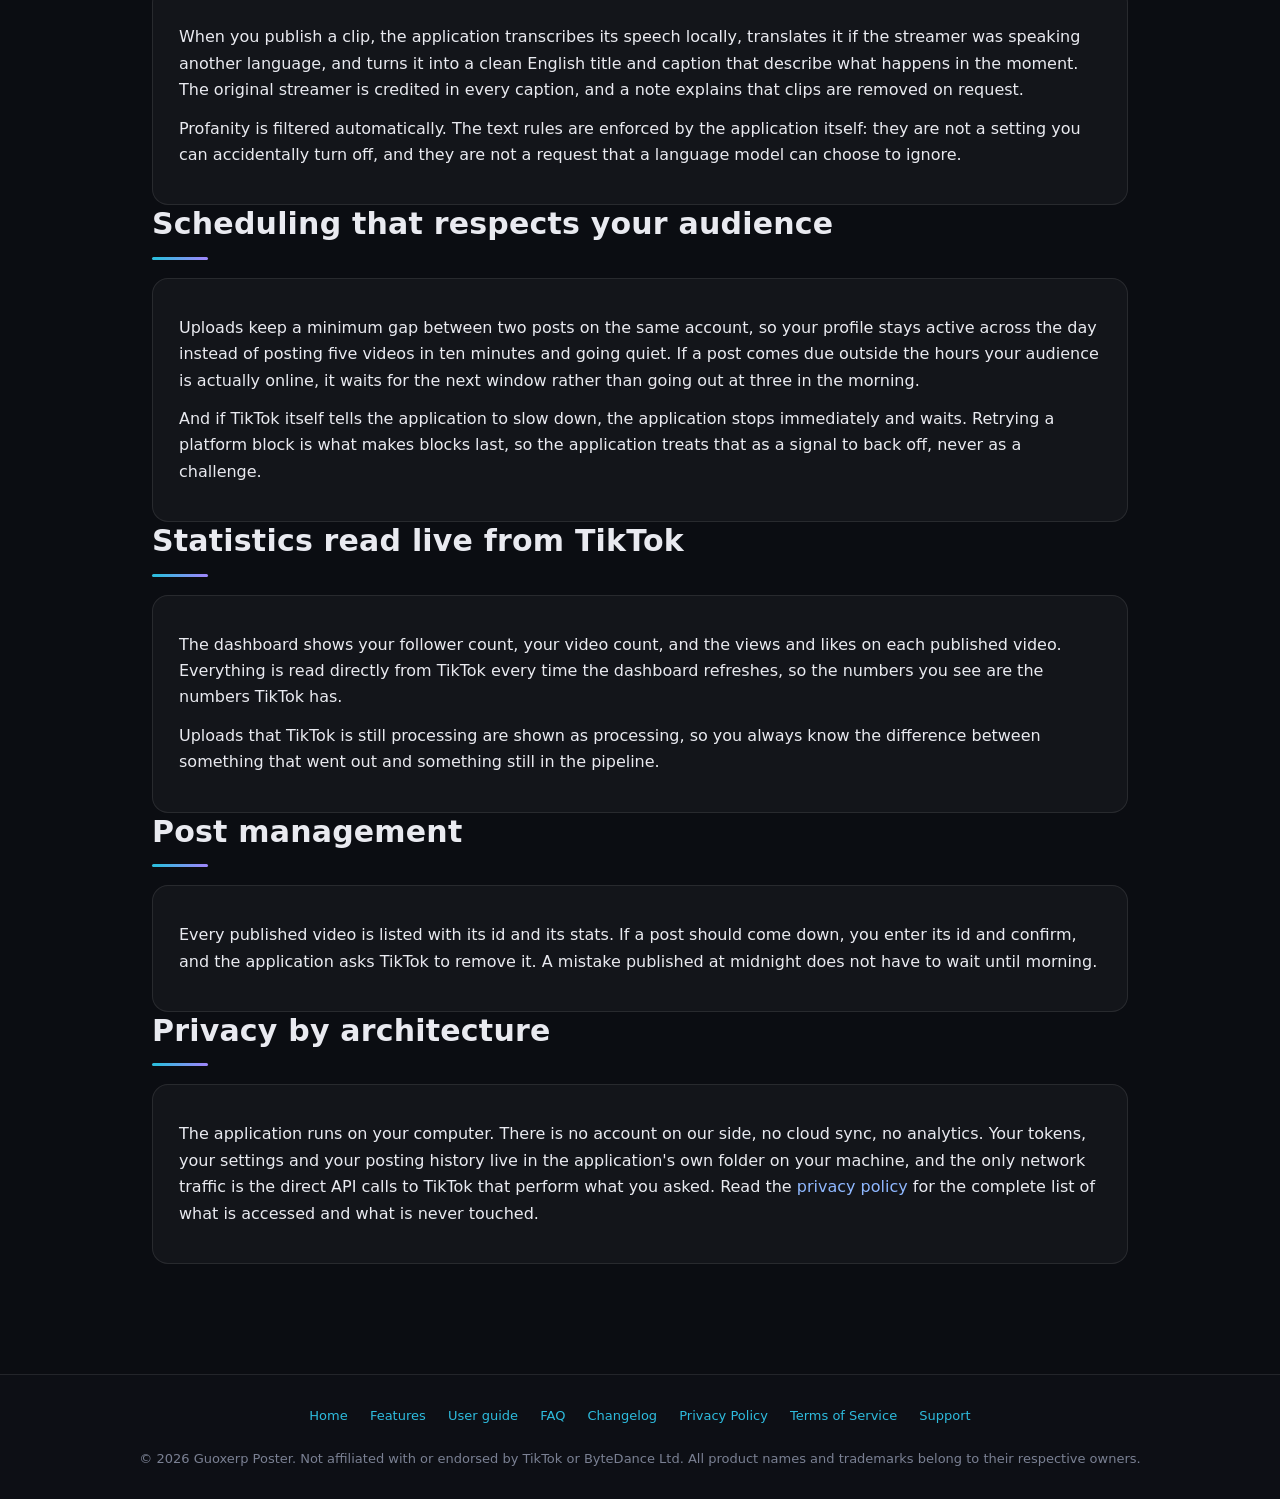
<file: features.html>
<!DOCTYPE html>
<html lang="en">
<head>
<meta charset="utf-8">
<meta name="viewport" content="width=device-width, initial-scale=1">
<title>Features · Guoxerp Poster</title>
<meta name="description" content="Every feature of Guoxerp Poster in detail: Login Kit authorization, direct posting and drafts, multiple accounts, schedules, the live dashboard, post management and privacy.">
<meta property="og:title" content="Guoxerp Poster · features">
<meta property="og:image" content="icon1024.png">
<link rel="icon" type="image/png" href="icon1024.png">
<link rel="stylesheet" href="styles.css">
</head>
<body>

<header>
  <img src="icon1024.png" alt="Guoxerp Poster logo">
  <h1>Features</h1>
  <p class="tag">Every capability, explained properly. If something is on this page, it works today.</p>
</header>
<nav class="top">
  <a href="index.html">Home</a>
  <a href="features.html" class="active">Features</a>
  <a href="guide.html">User guide</a>
  <a href="faq.html">FAQ</a>
  <a href="changelog.html">Changelog</a>
  <a href="support.html">Support</a>
</nav>

<main>

<h2>Authorization through Login Kit</h2>
<div class="card">
<p>Connecting an account opens TikTok's official authorization window in your browser. You sign in as yourself, review the requested permissions, and approve. The application receives a publishing token and nothing else: it never sees your TikTok password, your email, or your private messages.</p>
<p>The token refreshes automatically before it expires, so a connected account stays connected without you doing anything. You can revoke it at any time from your TikTok settings, and the application stops working with that account the moment you do.</p>
</div>

<h2>Publishing: two modes</h2>
<div class="card">
<p><strong>Direct post</strong> sends your video straight to your profile with the caption you wrote. TikTok processes it and it goes live on your page.</p>
<p><strong>Draft</strong> sends the same video to your TikTok inbox instead. You review it in the TikTok app, adjust anything you want, and tap Post. This mode exists because TikTok requires it for applications still in review, and because many creators want the final say before anything goes live.</p>
<p>Both modes run through the same upload pipeline: the video transfers in chunks, TikTok processes it in the background, and the application tells you the moment it is done, with a link to the result.</p>
</div>

<h2>Multiple accounts</h2>
<div class="card">
<p>Connect as many TikTok accounts as you manage. Each one keeps its own authorization, its own posting history, its own statistics and its own schedule. One account being rate limited by TikTok never affects another, because the application treats that as a signal to back off from that account only.</p>
<p>Switching between accounts is one click in the dashboard, and the account selector shows which ones are connected, which need attention, and why.</p>
</div>

<h2>Captions written from the clip itself</h2>
<div class="card">
<p>When you publish a clip, the application transcribes its speech locally, translates it if the streamer was speaking another language, and turns it into a clean English title and caption that describe what happens in the moment. The original streamer is credited in every caption, and a note explains that clips are removed on request.</p>
<p>Profanity is filtered automatically. The text rules are enforced by the application itself: they are not a setting you can accidentally turn off, and they are not a request that a language model can choose to ignore.</p>
</div>

<h2>Scheduling that respects your audience</h2>
<div class="card">
<p>Uploads keep a minimum gap between two posts on the same account, so your profile stays active across the day instead of posting five videos in ten minutes and going quiet. If a post comes due outside the hours your audience is actually online, it waits for the next window rather than going out at three in the morning.</p>
<p>And if TikTok itself tells the application to slow down, the application stops immediately and waits. Retrying a platform block is what makes blocks last, so the application treats that as a signal to back off, never as a challenge.</p>
</div>

<h2>Statistics read live from TikTok</h2>
<div class="card">
<p>The dashboard shows your follower count, your video count, and the views and likes on each published video. Everything is read directly from TikTok every time the dashboard refreshes, so the numbers you see are the numbers TikTok has.</p>
<p>Uploads that TikTok is still processing are shown as processing, so you always know the difference between something that went out and something still in the pipeline.</p>
</div>

<h2>Post management</h2>
<div class="card">
<p>Every published video is listed with its id and its stats. If a post should come down, you enter its id and confirm, and the application asks TikTok to remove it. A mistake published at midnight does not have to wait until morning.</p>
</div>

<h2>Privacy by architecture</h2>
<div class="card">
<p>The application runs on your computer. There is no account on our side, no cloud sync, no analytics. Your tokens, your settings and your posting history live in the application's own folder on your machine, and the only network traffic is the direct API calls to TikTok that perform what you asked. Read the <a href="privacy.html">privacy policy</a> for the complete list of what is accessed and what is never touched.</p>
</div>

</main>
<footer>
  <a href="index.html">Home</a>
  <a href="features.html">Features</a>
  <a href="guide.html">User guide</a>
  <a href="faq.html">FAQ</a>
  <a href="changelog.html">Changelog</a>
  <a href="privacy.html">Privacy Policy</a>
  <a href="terms.html">Terms of Service</a>
  <a href="support.html">Support</a>
  <br><br>
  <span>© 2026 Guoxerp Poster. Not affiliated with or endorsed by TikTok or ByteDance Ltd. All product names and trademarks belong to their respective owners.</span>
</footer>
</body>
</html>
</file>
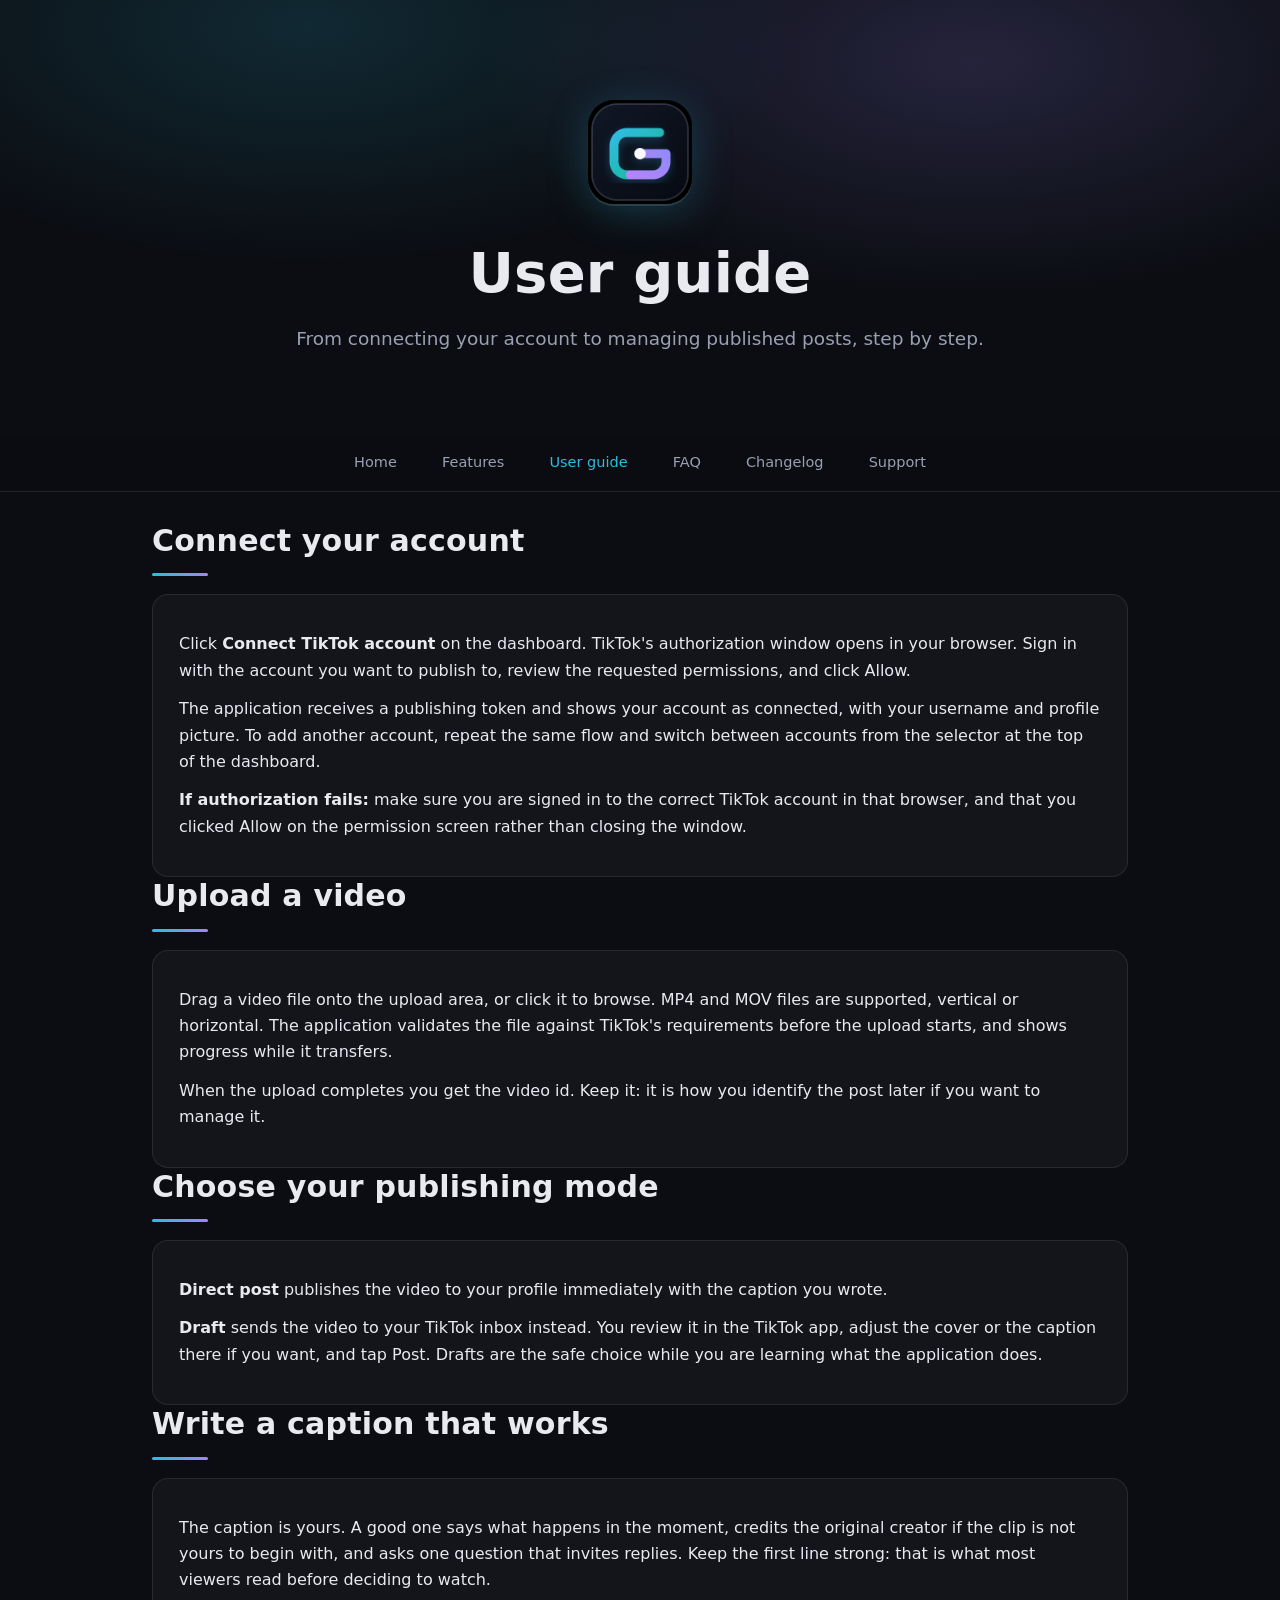
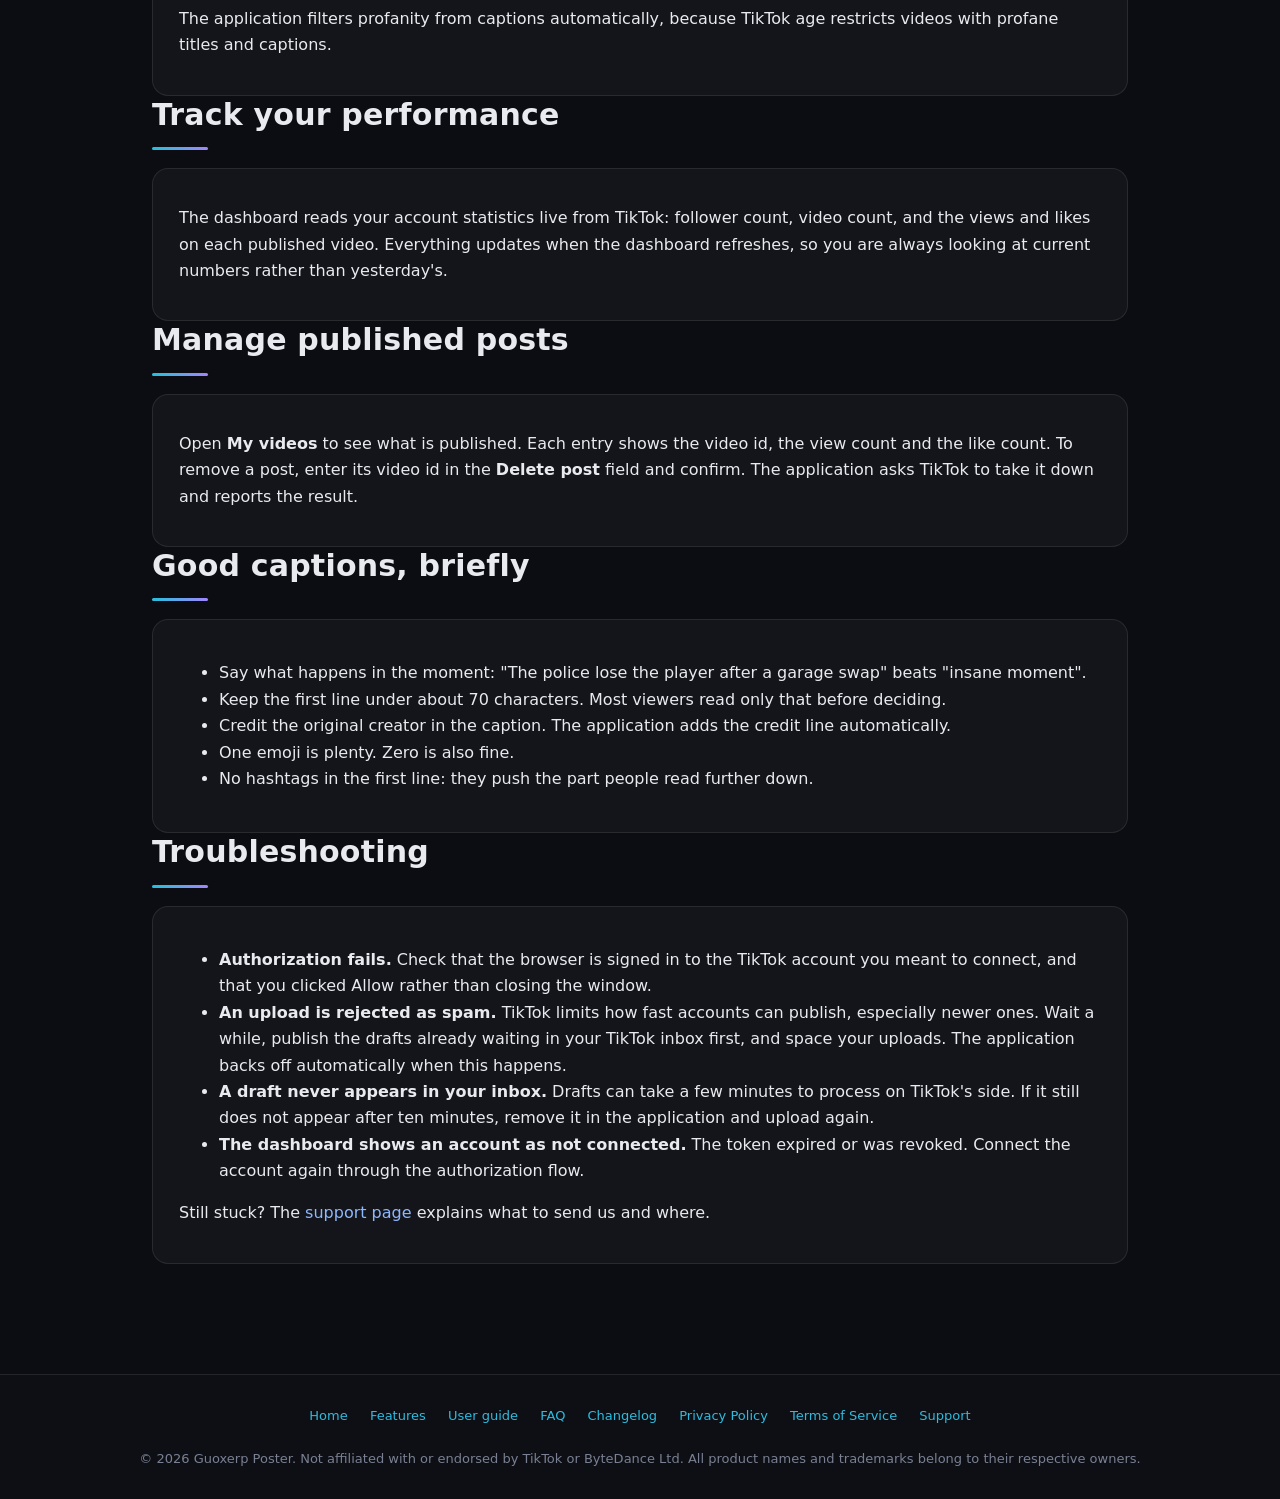
<file: guide.html>
<!DOCTYPE html>
<html lang="en">
<head>
<meta charset="utf-8">
<meta name="viewport" content="width=device-width, initial-scale=1">
<title>User guide · Guoxerp Poster</title>
<meta name="description" content="Step by step guide to Guoxerp Poster: connecting your TikTok account, uploading a video, choosing direct post or draft, tracking performance and managing your posts.">
<meta property="og:title" content="Guoxerp Poster · user guide">
<meta property="og:image" content="icon1024.png">
<link rel="icon" type="image/png" href="icon1024.png">
<link rel="stylesheet" href="styles.css">
</head>
<body>

<header>
  <img src="icon1024.png" alt="Guoxerp Poster logo">
  <h1>User guide</h1>
  <p class="tag">From connecting your account to managing published posts, step by step.</p>
</header>
<nav class="top">
  <a href="index.html">Home</a>
  <a href="features.html">Features</a>
  <a href="guide.html" class="active">User guide</a>
  <a href="faq.html">FAQ</a>
  <a href="changelog.html">Changelog</a>
  <a href="support.html">Support</a>
</nav>

<main>

<h2>Connect your account</h2>
<div class="card">
<p>Click <strong>Connect TikTok account</strong> on the dashboard. TikTok's authorization window opens in your browser. Sign in with the account you want to publish to, review the requested permissions, and click Allow.</p>
<p>The application receives a publishing token and shows your account as connected, with your username and profile picture. To add another account, repeat the same flow and switch between accounts from the selector at the top of the dashboard.</p>
<p><strong>If authorization fails:</strong> make sure you are signed in to the correct TikTok account in that browser, and that you clicked Allow on the permission screen rather than closing the window.</p>
</div>

<h2>Upload a video</h2>
<div class="card">
<p>Drag a video file onto the upload area, or click it to browse. MP4 and MOV files are supported, vertical or horizontal. The application validates the file against TikTok's requirements before the upload starts, and shows progress while it transfers.</p>
<p>When the upload completes you get the video id. Keep it: it is how you identify the post later if you want to manage it.</p>
</div>

<h2>Choose your publishing mode</h2>
<div class="card">
<p><strong>Direct post</strong> publishes the video to your profile immediately with the caption you wrote.</p>
<p><strong>Draft</strong> sends the video to your TikTok inbox instead. You review it in the TikTok app, adjust the cover or the caption there if you want, and tap Post. Drafts are the safe choice while you are learning what the application does.</p>
</div>

<h2>Write a caption that works</h2>
<div class="card">
<p>The caption is yours. A good one says what happens in the moment, credits the original creator if the clip is not yours to begin with, and asks one question that invites replies. Keep the first line strong: that is what most viewers read before deciding to watch.</p>
<p>The application filters profanity from captions automatically, because TikTok age restricts videos with profane titles and captions.</p>
</div>

<h2>Track your performance</h2>
<div class="card">
<p>The dashboard reads your account statistics live from TikTok: follower count, video count, and the views and likes on each published video. Everything updates when the dashboard refreshes, so you are always looking at current numbers rather than yesterday's.</p>
</div>

<h2>Manage published posts</h2>
<div class="card">
<p>Open <strong>My videos</strong> to see what is published. Each entry shows the video id, the view count and the like count. To remove a post, enter its video id in the <strong>Delete post</strong> field and confirm. The application asks TikTok to take it down and reports the result.</p>
</div>

<h2>Good captions, briefly</h2>
<div class="card">
<ul>
  <li>Say what happens in the moment: "The police lose the player after a garage swap" beats "insane moment".</li>
  <li>Keep the first line under about 70 characters. Most viewers read only that before deciding.</li>
  <li>Credit the original creator in the caption. The application adds the credit line automatically.</li>
  <li>One emoji is plenty. Zero is also fine.</li>
  <li>No hashtags in the first line: they push the part people read further down.</li>
</ul>
</div>

<h2>Troubleshooting</h2>
<div class="card">
<ul>
  <li><strong>Authorization fails.</strong> Check that the browser is signed in to the TikTok account you meant to connect, and that you clicked Allow rather than closing the window.</li>
  <li><strong>An upload is rejected as spam.</strong> TikTok limits how fast accounts can publish, especially newer ones. Wait a while, publish the drafts already waiting in your TikTok inbox first, and space your uploads. The application backs off automatically when this happens.</li>
  <li><strong>A draft never appears in your inbox.</strong> Drafts can take a few minutes to process on TikTok's side. If it still does not appear after ten minutes, remove it in the application and upload again.</li>
  <li><strong>The dashboard shows an account as not connected.</strong> The token expired or was revoked. Connect the account again through the authorization flow.</li>
</ul>
<p>Still stuck? The <a href="support.html">support page</a> explains what to send us and where.</p>
</div>

</main>
<footer>
  <a href="index.html">Home</a>
  <a href="features.html">Features</a>
  <a href="guide.html">User guide</a>
  <a href="faq.html">FAQ</a>
  <a href="changelog.html">Changelog</a>
  <a href="privacy.html">Privacy Policy</a>
  <a href="terms.html">Terms of Service</a>
  <a href="support.html">Support</a>
  <br><br>
  <span>© 2026 Guoxerp Poster. Not affiliated with or endorsed by TikTok or ByteDance Ltd. All product names and trademarks belong to their respective owners.</span>
</footer>
</body>
</html>
</file>
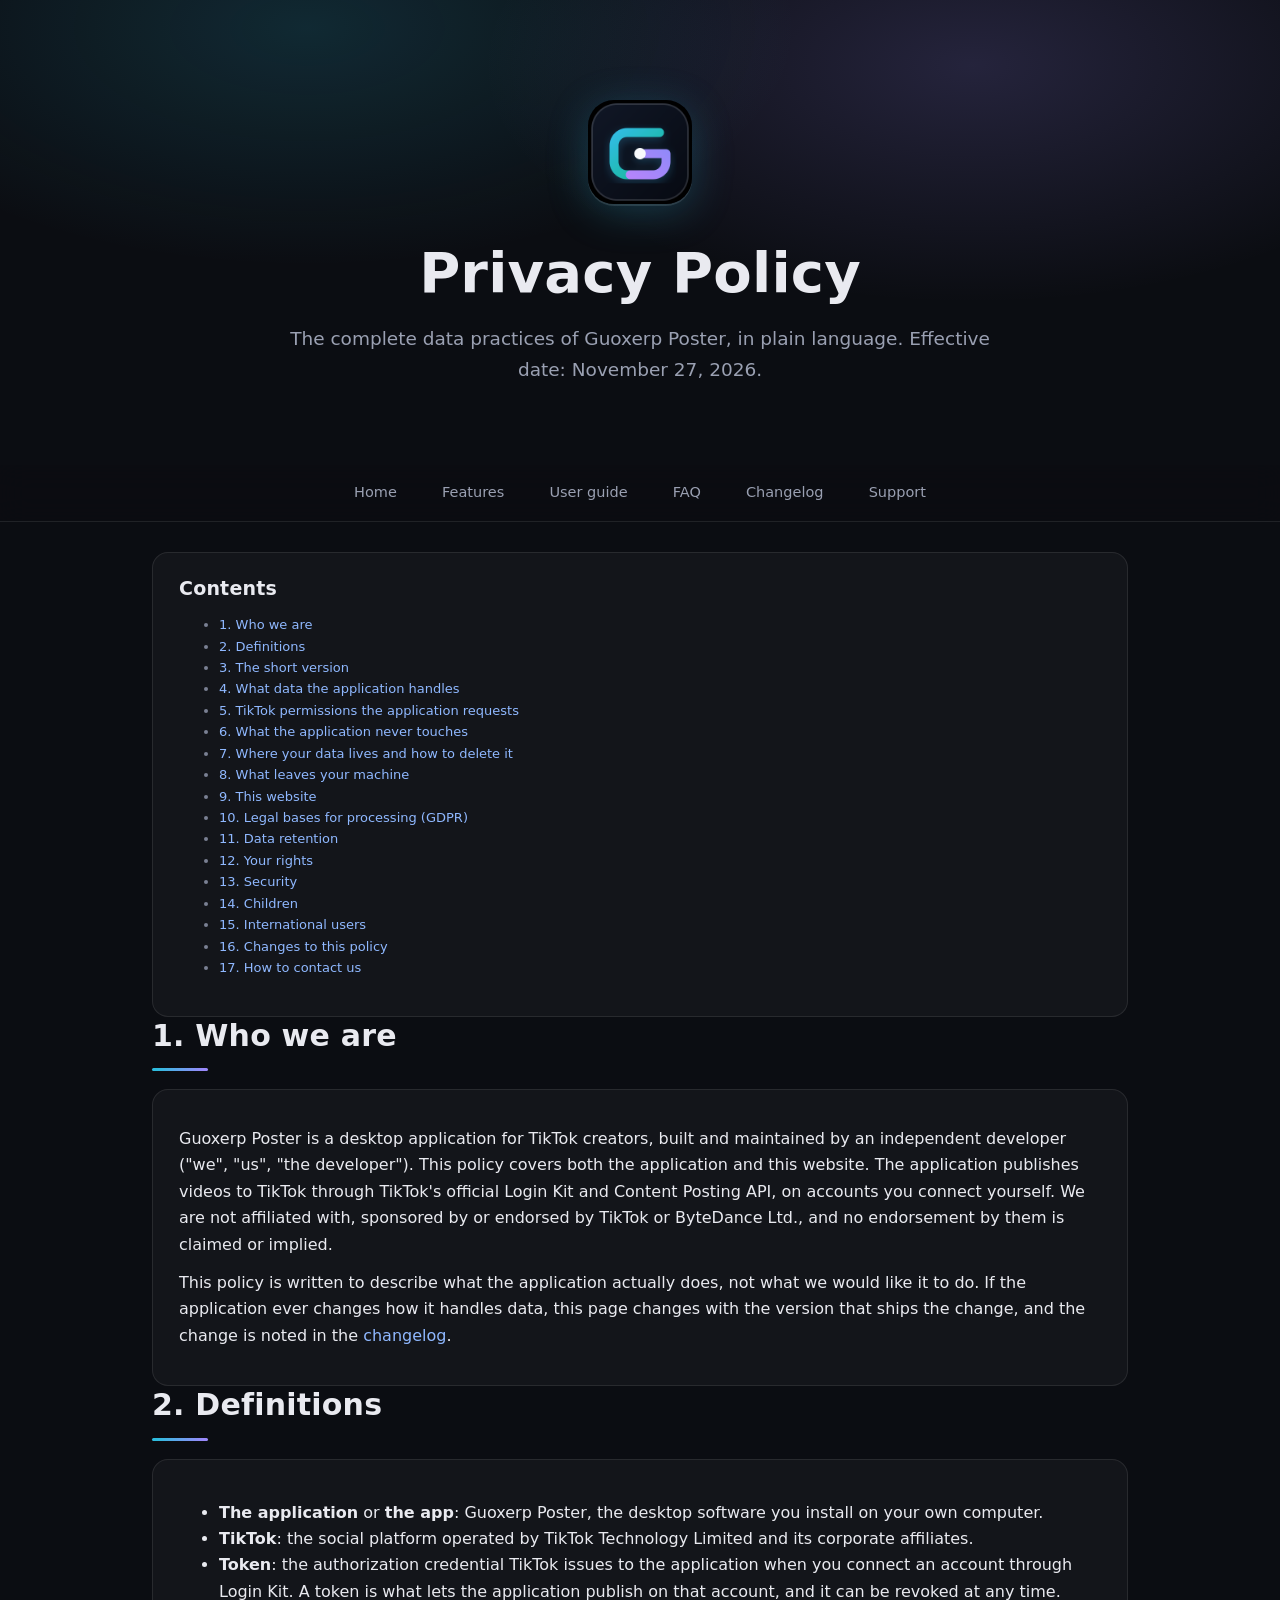
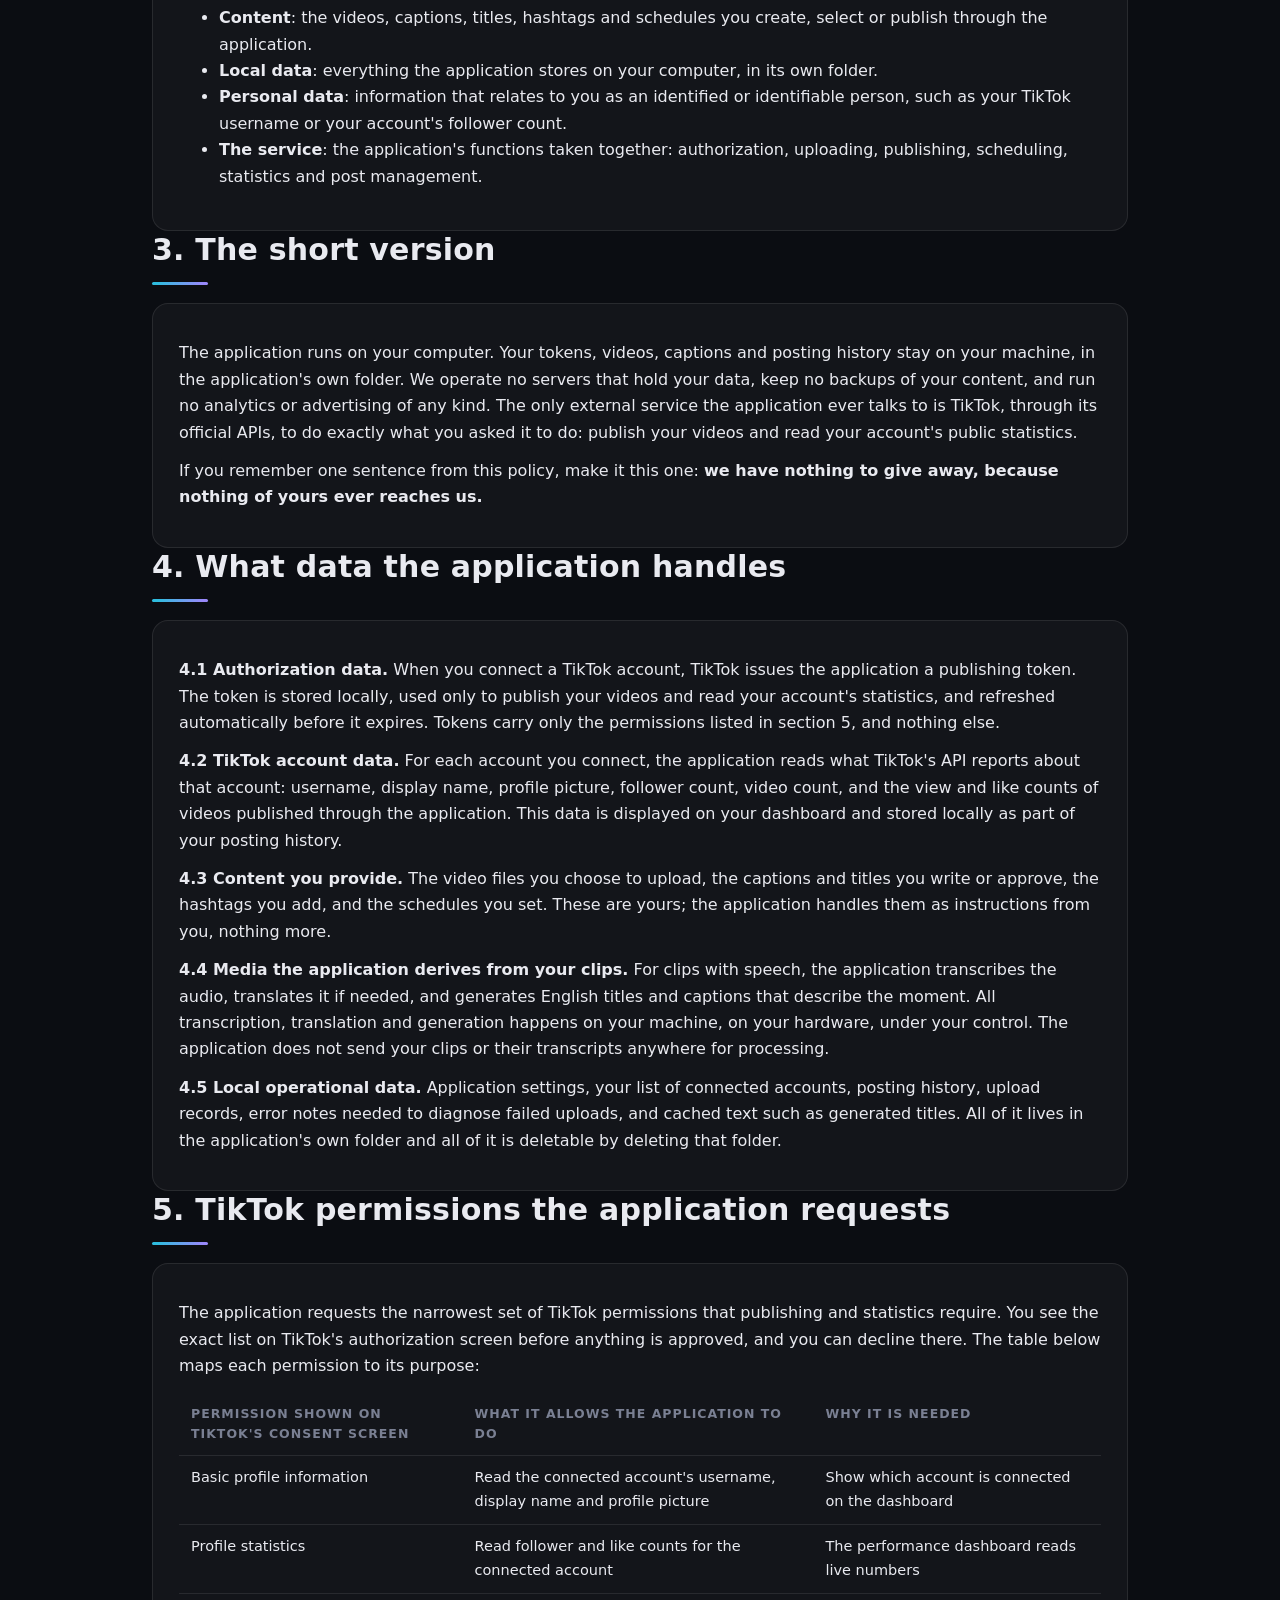
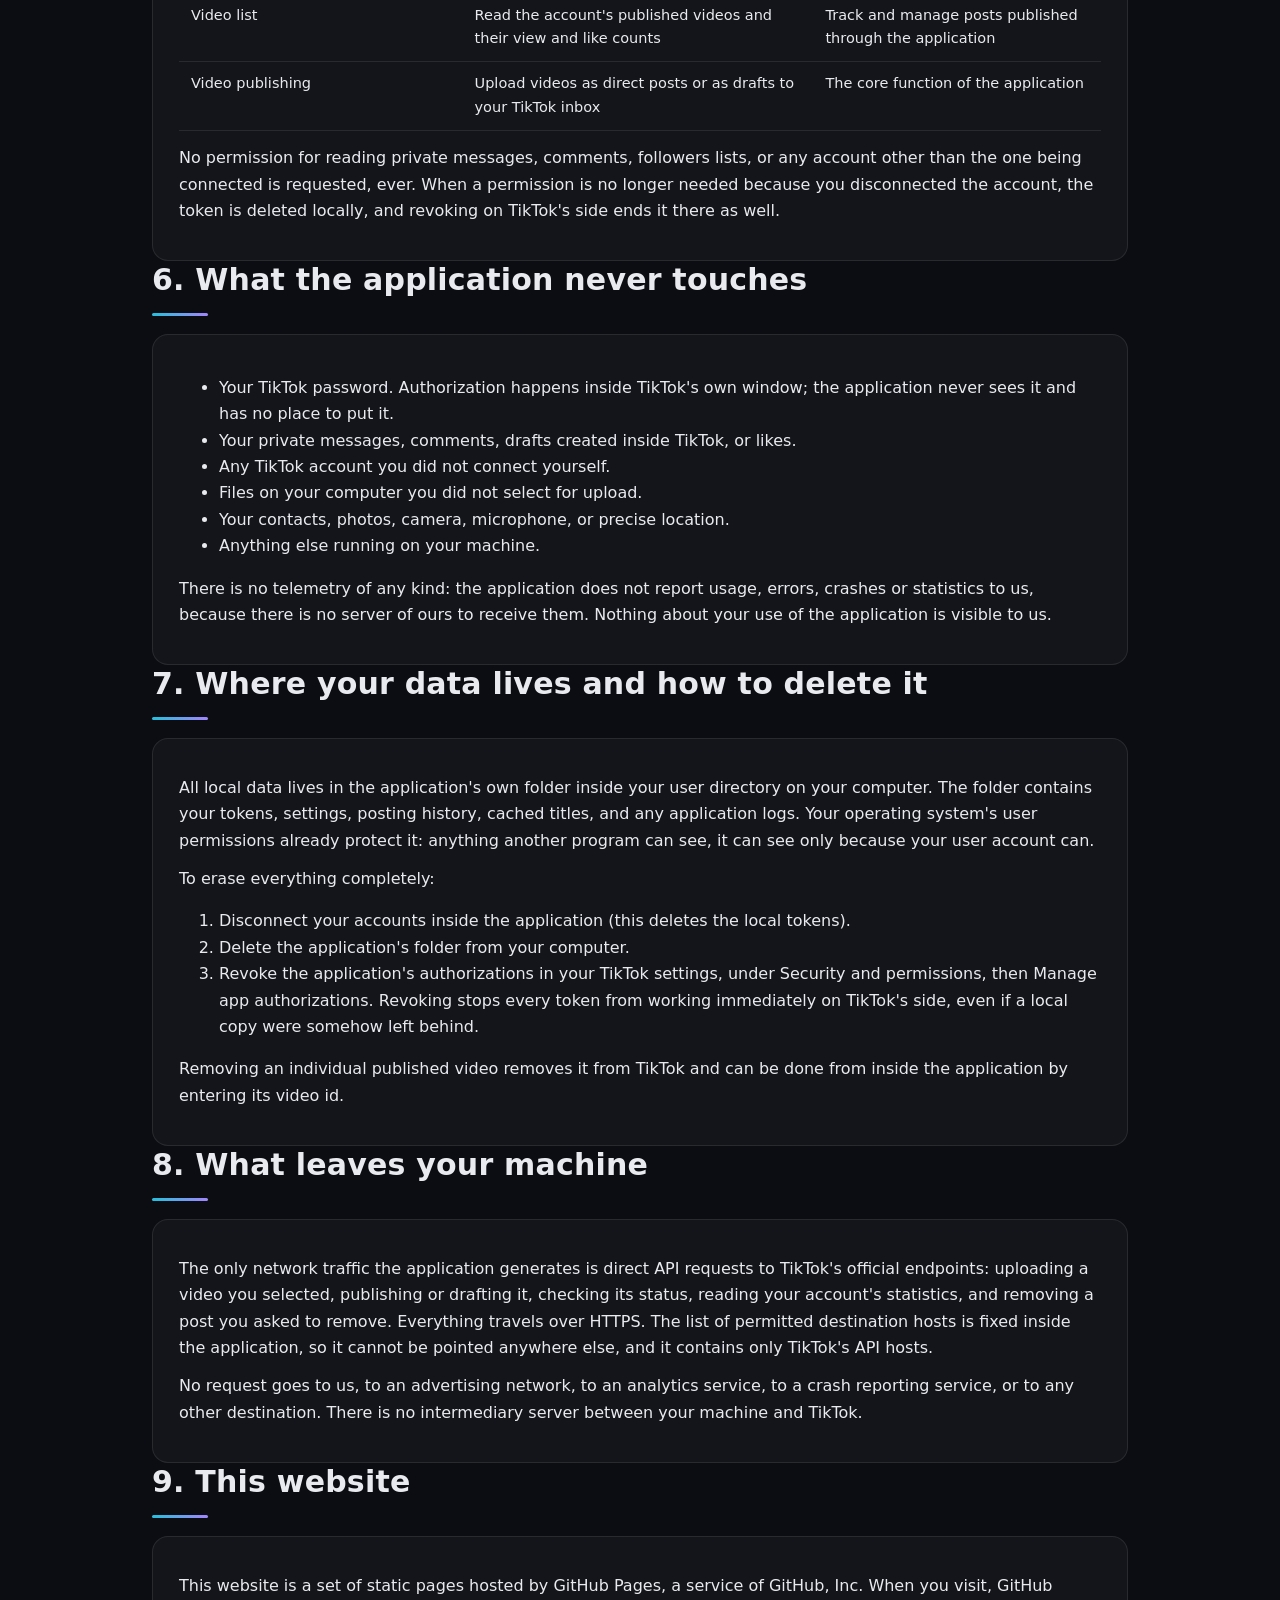
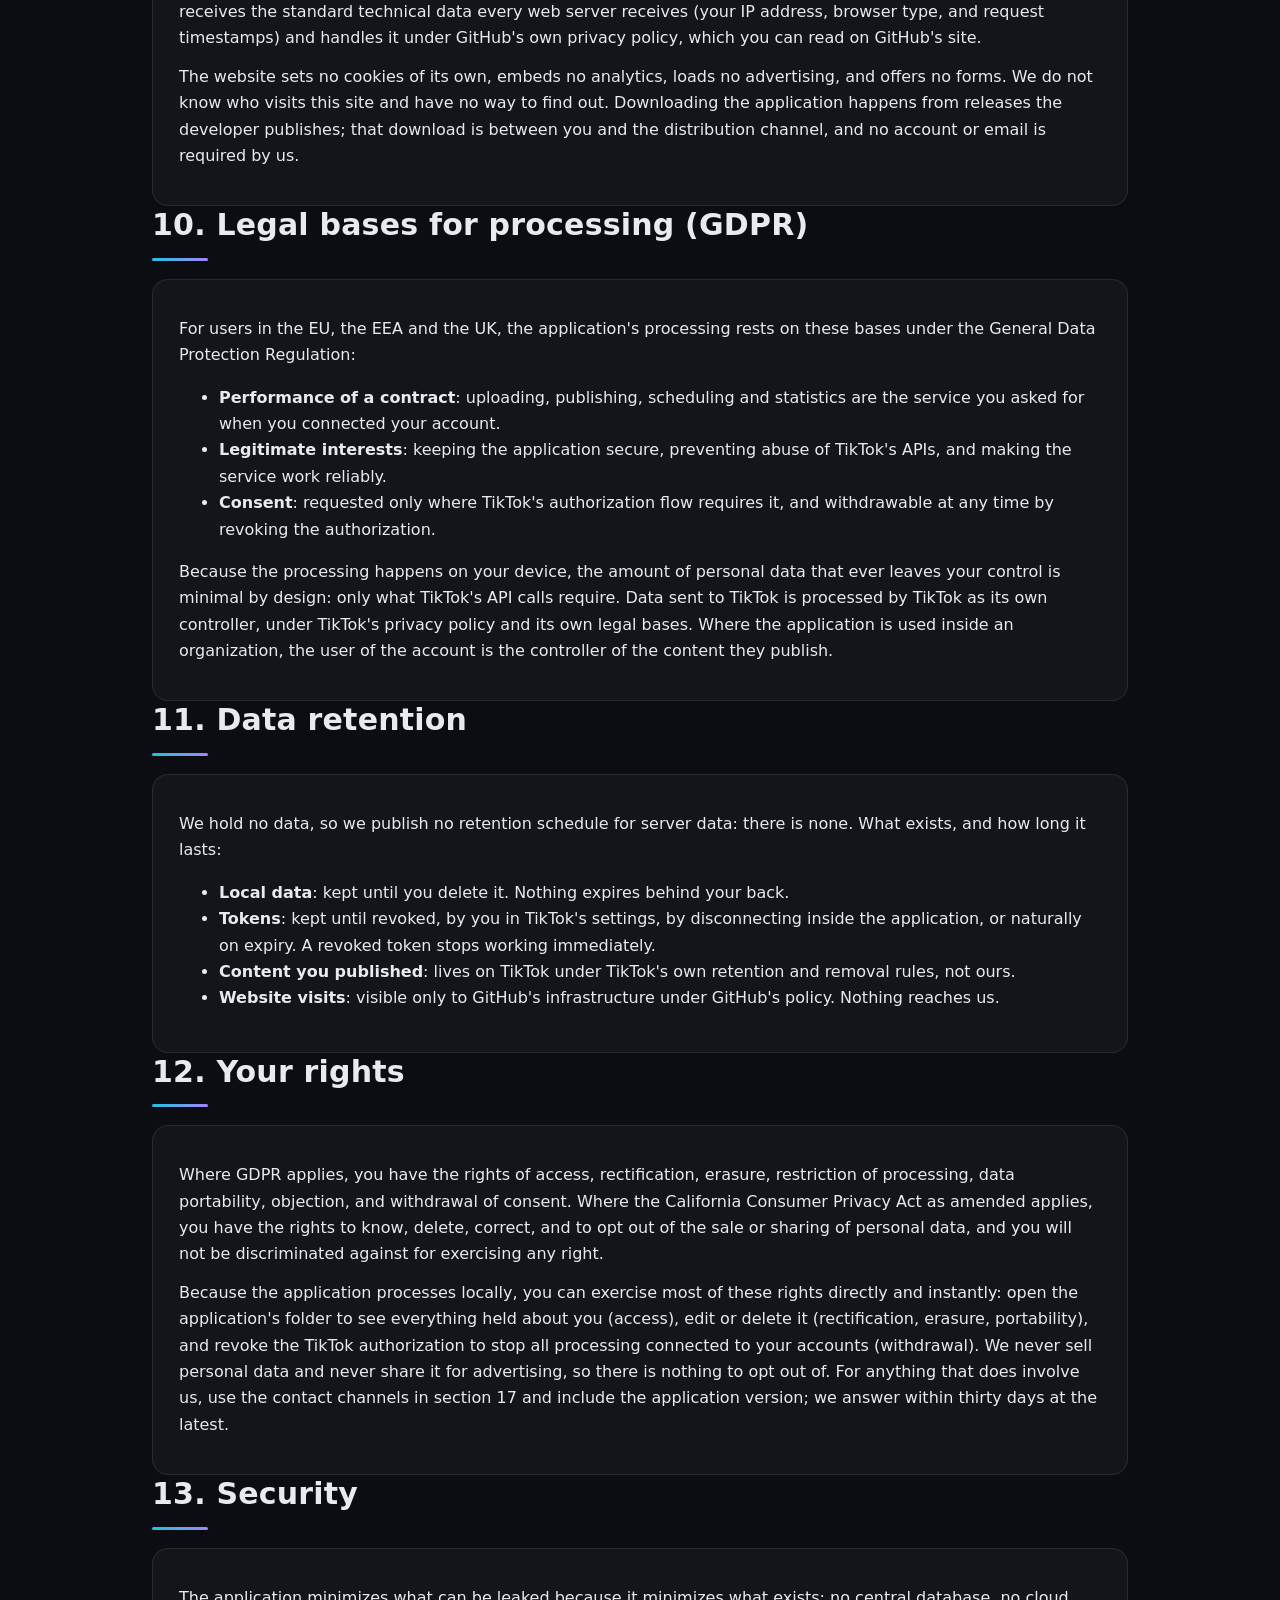
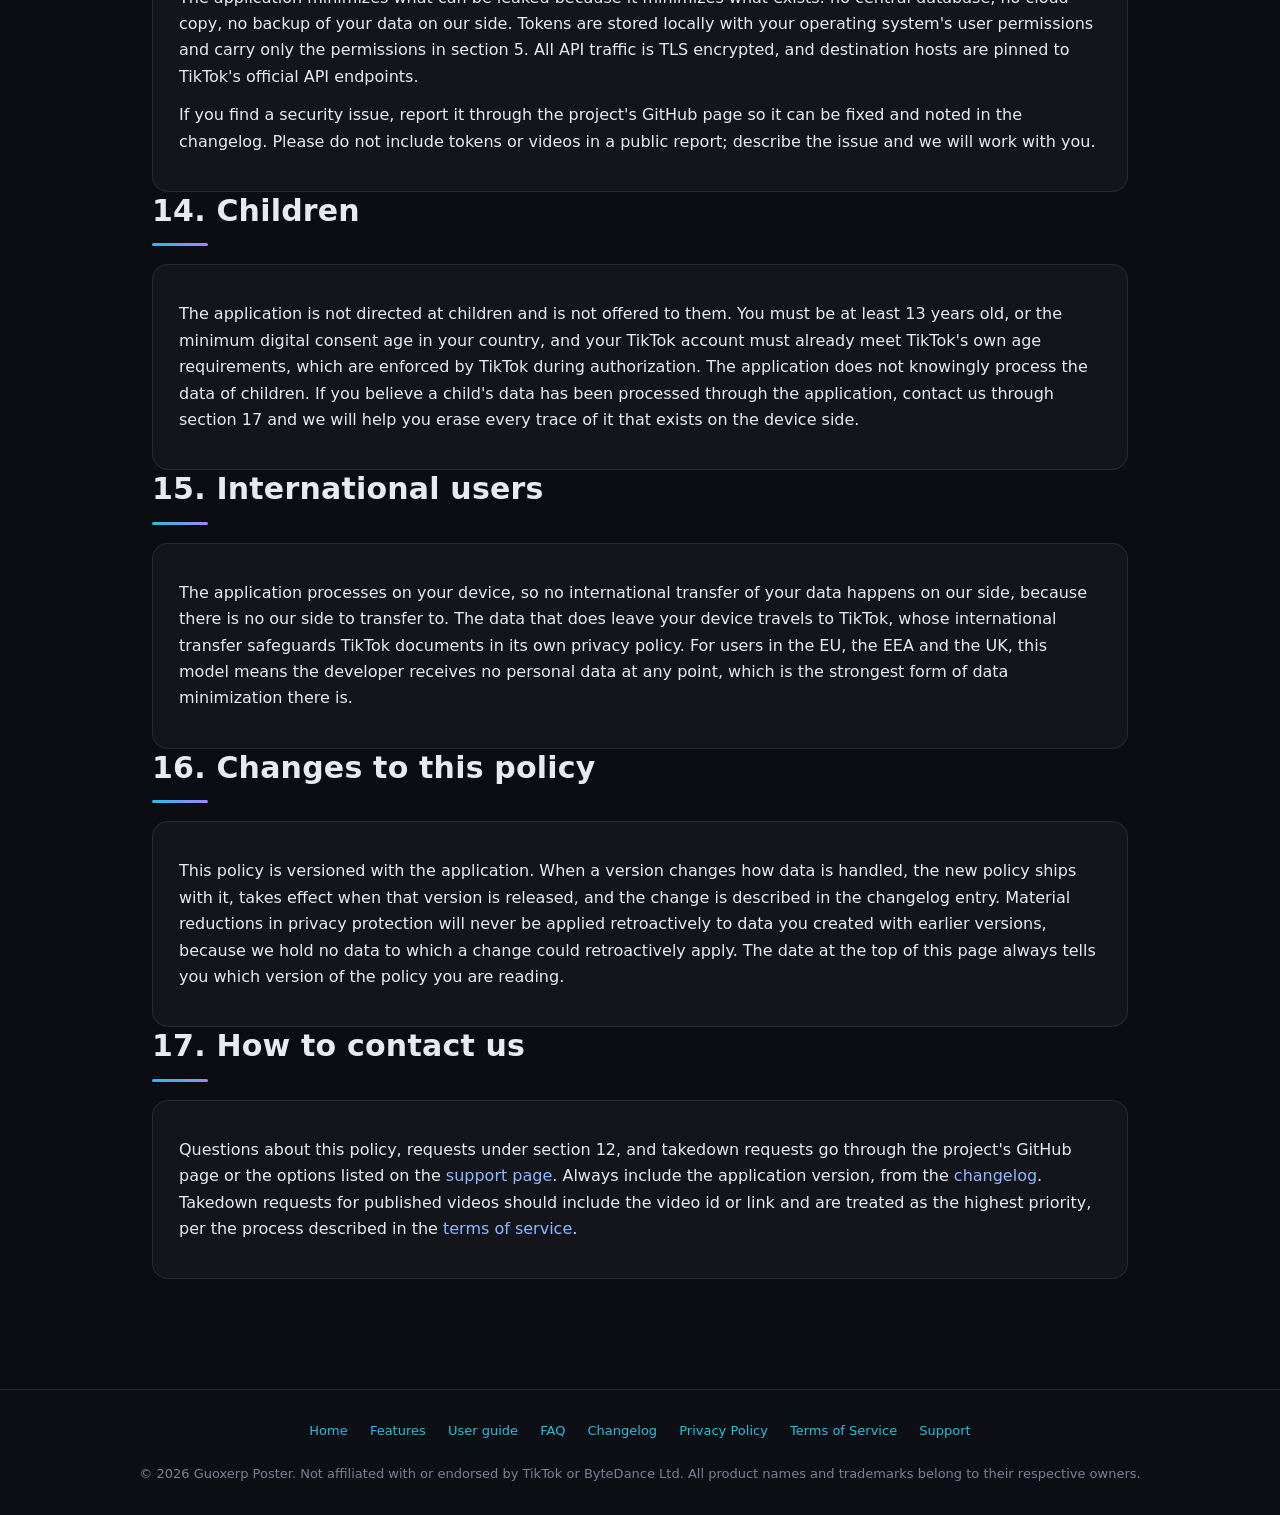
<file: privacy.html>
<!DOCTYPE html>
<html lang="en">
<head>
<meta charset="utf-8">
<meta name="viewport" content="width=device-width, initial-scale=1">
<title>Privacy Policy · Guoxerp Poster</title>
<meta name="description" content="The complete data practices of Guoxerp Poster: every category of data the application handles, the TikTok permissions it requests, storage, retention, security, and your rights under GDPR and CCPA.">
<meta property="og:title" content="Guoxerp Poster · privacy policy">
<meta property="og:image" content="icon1024.png">
<link rel="icon" type="image/png" href="icon1024.png">
<link rel="stylesheet" href="styles.css">
</head>
<body>

<header>
  <img src="icon1024.png" alt="Guoxerp Poster logo">
  <h1>Privacy Policy</h1>
  <p class="tag">The complete data practices of Guoxerp Poster, in plain language. Effective date: November 27, 2026.</p>
</header>
<nav class="top">
  <a href="index.html">Home</a>
  <a href="features.html">Features</a>
  <a href="guide.html">User guide</a>
  <a href="faq.html">FAQ</a>
  <a href="changelog.html">Changelog</a>
  <a href="support.html">Support</a>
</nav>

<main>

<div class="card" id="toc">
  <h3 style="margin-top:0">Contents</h3>
  <ul class="small">
    <li><a href="#who">1. Who we are</a></li>
    <li><a href="#definitions">2. Definitions</a></li>
    <li><a href="#short">3. The short version</a></li>
    <li><a href="#collect">4. What data the application handles</a></li>
    <li><a href="#permissions">5. TikTok permissions the application requests</a></li>
    <li><a href="#never">6. What the application never touches</a></li>
    <li><a href="#storage">7. Where your data lives and how to delete it</a></li>
    <li><a href="#leaves">8. What leaves your machine</a></li>
    <li><a href="#website">9. This website</a></li>
    <li><a href="#legal">10. Legal bases for processing (GDPR)</a></li>
    <li><a href="#retention">11. Data retention</a></li>
    <li><a href="#rights">12. Your rights</a></li>
    <li><a href="#security">13. Security</a></li>
    <li><a href="#children">14. Children</a></li>
    <li><a href="#international">15. International users</a></li>
    <li><a href="#changes">16. Changes to this policy</a></li>
    <li><a href="#contact">17. How to contact us</a></li>
  </ul>
</div>

<h2 id="who">1. Who we are</h2>
<div class="card">
<p>Guoxerp Poster is a desktop application for TikTok creators, built and maintained by an independent developer ("we", "us", "the developer"). This policy covers both the application and this website. The application publishes videos to TikTok through TikTok's official Login Kit and Content Posting API, on accounts you connect yourself. We are not affiliated with, sponsored by or endorsed by TikTok or ByteDance Ltd., and no endorsement by them is claimed or implied.</p>
<p>This policy is written to describe what the application actually does, not what we would like it to do. If the application ever changes how it handles data, this page changes with the version that ships the change, and the change is noted in the <a href="changelog.html">changelog</a>.</p>
</div>

<h2 id="definitions">2. Definitions</h2>
<div class="card"><ul>
  <li><strong>The application</strong> or <strong>the app</strong>: Guoxerp Poster, the desktop software you install on your own computer.</li>
  <li><strong>TikTok</strong>: the social platform operated by TikTok Technology Limited and its corporate affiliates.</li>
  <li><strong>Token</strong>: the authorization credential TikTok issues to the application when you connect an account through Login Kit. A token is what lets the application publish on that account, and it can be revoked at any time.</li>
  <li><strong>Content</strong>: the videos, captions, titles, hashtags and schedules you create, select or publish through the application.</li>
  <li><strong>Local data</strong>: everything the application stores on your computer, in its own folder.</li>
  <li><strong>Personal data</strong>: information that relates to you as an identified or identifiable person, such as your TikTok username or your account's follower count.</li>
  <li><strong>The service</strong>: the application's functions taken together: authorization, uploading, publishing, scheduling, statistics and post management.</li>
</ul></div>

<h2 id="short">3. The short version</h2>
<div class="card">
<p>The application runs on your computer. Your tokens, videos, captions and posting history stay on your machine, in the application's own folder. We operate no servers that hold your data, keep no backups of your content, and run no analytics or advertising of any kind. The only external service the application ever talks to is TikTok, through its official APIs, to do exactly what you asked it to do: publish your videos and read your account's public statistics.</p>
<p>If you remember one sentence from this policy, make it this one: <strong>we have nothing to give away, because nothing of yours ever reaches us.</strong></p>
</div>

<h2 id="collect">4. What data the application handles</h2>
<div class="card">
<p><strong>4.1 Authorization data.</strong> When you connect a TikTok account, TikTok issues the application a publishing token. The token is stored locally, used only to publish your videos and read your account's statistics, and refreshed automatically before it expires. Tokens carry only the permissions listed in section 5, and nothing else.</p>
<p><strong>4.2 TikTok account data.</strong> For each account you connect, the application reads what TikTok's API reports about that account: username, display name, profile picture, follower count, video count, and the view and like counts of videos published through the application. This data is displayed on your dashboard and stored locally as part of your posting history.</p>
<p><strong>4.3 Content you provide.</strong> The video files you choose to upload, the captions and titles you write or approve, the hashtags you add, and the schedules you set. These are yours; the application handles them as instructions from you, nothing more.</p>
<p><strong>4.4 Media the application derives from your clips.</strong> For clips with speech, the application transcribes the audio, translates it if needed, and generates English titles and captions that describe the moment. All transcription, translation and generation happens on your machine, on your hardware, under your control. The application does not send your clips or their transcripts anywhere for processing.</p>
<p><strong>4.5 Local operational data.</strong> Application settings, your list of connected accounts, posting history, upload records, error notes needed to diagnose failed uploads, and cached text such as generated titles. All of it lives in the application's own folder and all of it is deletable by deleting that folder.</p>
</div>

<h2 id="permissions">5. TikTok permissions the application requests</h2>
<div class="card">
<p>The application requests the narrowest set of TikTok permissions that publishing and statistics require. You see the exact list on TikTok's authorization screen before anything is approved, and you can decline there. The table below maps each permission to its purpose:</p>
<table>
  <tr><th>Permission shown on TikTok's consent screen</th><th>What it allows the application to do</th><th>Why it is needed</th></tr>
  <tr><td>Basic profile information</td><td>Read the connected account's username, display name and profile picture</td><td>Show which account is connected on the dashboard</td></tr>
  <tr><td>Profile statistics</td><td>Read follower and like counts for the connected account</td><td>The performance dashboard reads live numbers</td></tr>
  <tr><td>Video list</td><td>Read the account's published videos and their view and like counts</td><td>Track and manage posts published through the application</td></tr>
  <tr><td>Video publishing</td><td>Upload videos as direct posts or as drafts to your TikTok inbox</td><td>The core function of the application</td></tr>
</table>
<p>No permission for reading private messages, comments, followers lists, or any account other than the one being connected is requested, ever. When a permission is no longer needed because you disconnected the account, the token is deleted locally, and revoking on TikTok's side ends it there as well.</p>
</div>

<h2 id="never">6. What the application never touches</h2>
<div class="card"><ul>
  <li>Your TikTok password. Authorization happens inside TikTok's own window; the application never sees it and has no place to put it.</li>
  <li>Your private messages, comments, drafts created inside TikTok, or likes.</li>
  <li>Any TikTok account you did not connect yourself.</li>
  <li>Files on your computer you did not select for upload.</li>
  <li>Your contacts, photos, camera, microphone, or precise location.</li>
  <li>Anything else running on your machine.</li>
</ul>
<p>There is no telemetry of any kind: the application does not report usage, errors, crashes or statistics to us, because there is no server of ours to receive them. Nothing about your use of the application is visible to us.</p>
</div>

<h2 id="storage">7. Where your data lives and how to delete it</h2>
<div class="card">
<p>All local data lives in the application's own folder inside your user directory on your computer. The folder contains your tokens, settings, posting history, cached titles, and any application logs. Your operating system's user permissions already protect it: anything another program can see, it can see only because your user account can.</p>
<p>To erase everything completely:</p>
<ol>
  <li>Disconnect your accounts inside the application (this deletes the local tokens).</li>
  <li>Delete the application's folder from your computer.</li>
  <li>Revoke the application's authorizations in your TikTok settings, under Security and permissions, then Manage app authorizations. Revoking stops every token from working immediately on TikTok's side, even if a local copy were somehow left behind.</li>
</ol>
<p>Removing an individual published video removes it from TikTok and can be done from inside the application by entering its video id.</p>
</div>

<h2 id="leaves">8. What leaves your machine</h2>
<div class="card">
<p>The only network traffic the application generates is direct API requests to TikTok's official endpoints: uploading a video you selected, publishing or drafting it, checking its status, reading your account's statistics, and removing a post you asked to remove. Everything travels over HTTPS. The list of permitted destination hosts is fixed inside the application, so it cannot be pointed anywhere else, and it contains only TikTok's API hosts.</p>
<p>No request goes to us, to an advertising network, to an analytics service, to a crash reporting service, or to any other destination. There is no intermediary server between your machine and TikTok.</p>
</div>

<h2 id="website">9. This website</h2>
<div class="card">
<p>This website is a set of static pages hosted by GitHub Pages, a service of GitHub, Inc. When you visit, GitHub receives the standard technical data every web server receives (your IP address, browser type, and request timestamps) and handles it under GitHub's own privacy policy, which you can read on GitHub's site.</p>
<p>The website sets no cookies of its own, embeds no analytics, loads no advertising, and offers no forms. We do not know who visits this site and have no way to find out. Downloading the application happens from releases the developer publishes; that download is between you and the distribution channel, and no account or email is required by us.</p>
</div>

<h2 id="legal">10. Legal bases for processing (GDPR)</h2>
<div class="card">
<p>For users in the EU, the EEA and the UK, the application's processing rests on these bases under the General Data Protection Regulation:</p>
<ul>
  <li><strong>Performance of a contract</strong>: uploading, publishing, scheduling and statistics are the service you asked for when you connected your account.</li>
  <li><strong>Legitimate interests</strong>: keeping the application secure, preventing abuse of TikTok's APIs, and making the service work reliably.</li>
  <li><strong>Consent</strong>: requested only where TikTok's authorization flow requires it, and withdrawable at any time by revoking the authorization.</li>
</ul>
<p>Because the processing happens on your device, the amount of personal data that ever leaves your control is minimal by design: only what TikTok's API calls require. Data sent to TikTok is processed by TikTok as its own controller, under TikTok's privacy policy and its own legal bases. Where the application is used inside an organization, the user of the account is the controller of the content they publish.</p>
</div>

<h2 id="retention">11. Data retention</h2>
<div class="card">
<p>We hold no data, so we publish no retention schedule for server data: there is none. What exists, and how long it lasts:</p>
<ul>
  <li><strong>Local data</strong>: kept until you delete it. Nothing expires behind your back.</li>
  <li><strong>Tokens</strong>: kept until revoked, by you in TikTok's settings, by disconnecting inside the application, or naturally on expiry. A revoked token stops working immediately.</li>
  <li><strong>Content you published</strong>: lives on TikTok under TikTok's own retention and removal rules, not ours.</li>
  <li><strong>Website visits</strong>: visible only to GitHub's infrastructure under GitHub's policy. Nothing reaches us.</li>
</ul>
</div>

<h2 id="rights">12. Your rights</h2>
<div class="card">
<p>Where GDPR applies, you have the rights of access, rectification, erasure, restriction of processing, data portability, objection, and withdrawal of consent. Where the California Consumer Privacy Act as amended applies, you have the rights to know, delete, correct, and to opt out of the sale or sharing of personal data, and you will not be discriminated against for exercising any right.</p>
<p>Because the application processes locally, you can exercise most of these rights directly and instantly: open the application's folder to see everything held about you (access), edit or delete it (rectification, erasure, portability), and revoke the TikTok authorization to stop all processing connected to your accounts (withdrawal). We never sell personal data and never share it for advertising, so there is nothing to opt out of. For anything that does involve us, use the contact channels in section 17 and include the application version; we answer within thirty days at the latest.</p>
</div>

<h2 id="security">13. Security</h2>
<div class="card">
<p>The application minimizes what can be leaked because it minimizes what exists: no central database, no cloud copy, no backup of your data on our side. Tokens are stored locally with your operating system's user permissions and carry only the permissions in section 5. All API traffic is TLS encrypted, and destination hosts are pinned to TikTok's official API endpoints.</p>
<p>If you find a security issue, report it through the project's GitHub page so it can be fixed and noted in the changelog. Please do not include tokens or videos in a public report; describe the issue and we will work with you.</p>
</div>

<h2 id="children">14. Children</h2>
<div class="card">
<p>The application is not directed at children and is not offered to them. You must be at least 13 years old, or the minimum digital consent age in your country, and your TikTok account must already meet TikTok's own age requirements, which are enforced by TikTok during authorization. The application does not knowingly process the data of children. If you believe a child's data has been processed through the application, contact us through section 17 and we will help you erase every trace of it that exists on the device side.</p>
</div>

<h2 id="international">15. International users</h2>
<div class="card">
<p>The application processes on your device, so no international transfer of your data happens on our side, because there is no our side to transfer to. The data that does leave your device travels to TikTok, whose international transfer safeguards TikTok documents in its own privacy policy. For users in the EU, the EEA and the UK, this model means the developer receives no personal data at any point, which is the strongest form of data minimization there is.</p>
</div>

<h2 id="changes">16. Changes to this policy</h2>
<div class="card">
<p>This policy is versioned with the application. When a version changes how data is handled, the new policy ships with it, takes effect when that version is released, and the change is described in the changelog entry. Material reductions in privacy protection will never be applied retroactively to data you created with earlier versions, because we hold no data to which a change could retroactively apply. The date at the top of this page always tells you which version of the policy you are reading.</p>
</div>

<h2 id="contact">17. How to contact us</h2>
<div class="card">
<p>Questions about this policy, requests under section 12, and takedown requests go through the project's GitHub page or the options listed on the <a href="support.html">support page</a>. Always include the application version, from the <a href="changelog.html">changelog</a>. Takedown requests for published videos should include the video id or link and are treated as the highest priority, per the process described in the <a href="terms.html">terms of service</a>.</p>
</div>

</main>
<footer>
  <a href="index.html">Home</a>
  <a href="features.html">Features</a>
  <a href="guide.html">User guide</a>
  <a href="faq.html">FAQ</a>
  <a href="changelog.html">Changelog</a>
  <a href="privacy.html">Privacy Policy</a>
  <a href="terms.html">Terms of Service</a>
  <a href="support.html">Support</a>
  <br><br>
  <span>© 2026 Guoxerp Poster. Not affiliated with or endorsed by TikTok or ByteDance Ltd. All product names and trademarks belong to their respective owners.</span>
</footer>
</body>
</html>
</file>
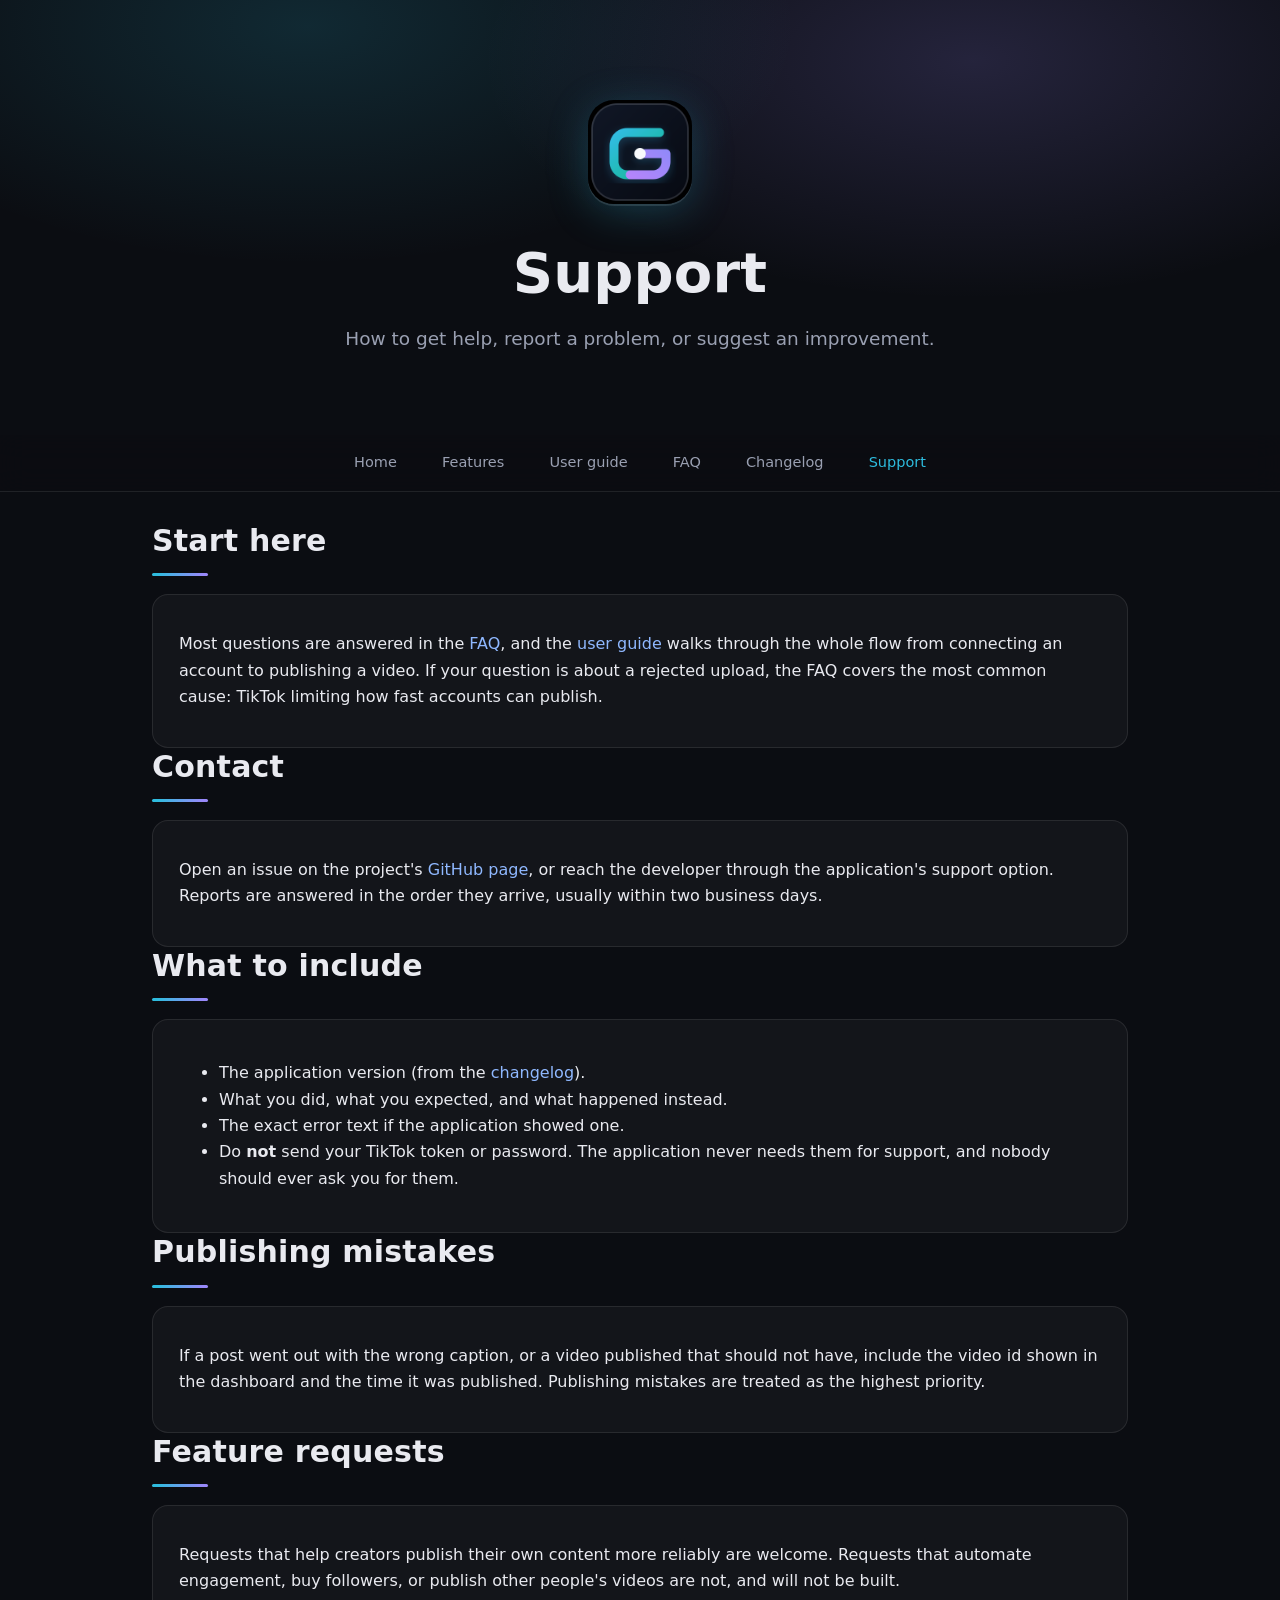
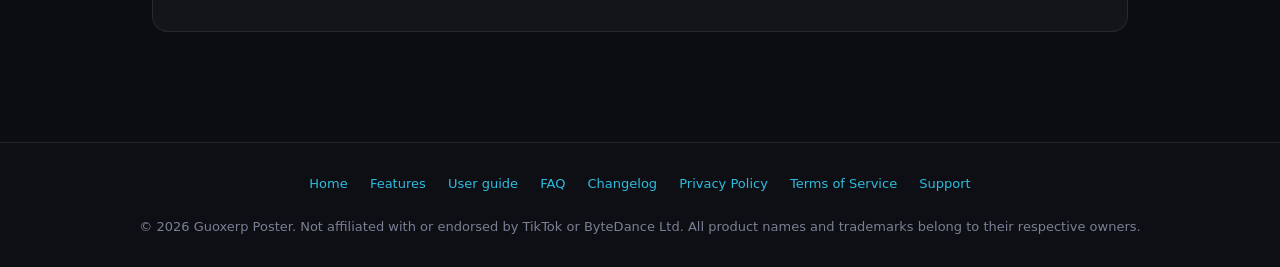
<file: support.html>
<!DOCTYPE html>
<html lang="en">
<head>
<meta charset="utf-8">
<meta name="viewport" content="width=device-width, initial-scale=1">
<title>Support · Guoxerp Poster</title>
<meta name="description" content="How to get help with Guoxerp Poster: what to include, where to report a bug, and how to request a feature.">
<meta property="og:title" content="Guoxerp Poster · support">
<meta property="og:image" content="icon1024.png">
<link rel="icon" type="image/png" href="icon1024.png">
<link rel="stylesheet" href="styles.css">
</head>
<body>

<header>
  <img src="icon1024.png" alt="Guoxerp Poster logo">
  <h1>Support</h1>
  <p class="tag">How to get help, report a problem, or suggest an improvement.</p>
</header>
<nav class="top">
  <a href="index.html">Home</a>
  <a href="features.html">Features</a>
  <a href="guide.html">User guide</a>
  <a href="faq.html">FAQ</a>
  <a href="changelog.html">Changelog</a>
  <a href="support.html" class="active">Support</a>
</nav>

<main>

<h2>Start here</h2>
<div class="card">
<p>Most questions are answered in the <a href="faq.html">FAQ</a>, and the <a href="guide.html">user guide</a> walks through the whole flow from connecting an account to publishing a video. If your question is about a rejected upload, the FAQ covers the most common cause: TikTok limiting how fast accounts can publish.</p>
</div>

<h2>Contact</h2>
<div class="card">
<p>Open an issue on the project's <a href="https://github.com/gladorya">GitHub page</a>, or reach the developer through the application's support option. Reports are answered in the order they arrive, usually within two business days.</p>
</div>

<h2>What to include</h2>
<div class="card"><ul>
  <li>The application version (from the <a href="changelog.html">changelog</a>).</li>
  <li>What you did, what you expected, and what happened instead.</li>
  <li>The exact error text if the application showed one.</li>
  <li>Do <strong>not</strong> send your TikTok token or password. The application never needs them for support, and nobody should ever ask you for them.</li>
</ul></div>

<h2>Publishing mistakes</h2>
<div class="card">
<p>If a post went out with the wrong caption, or a video published that should not have, include the video id shown in the dashboard and the time it was published. Publishing mistakes are treated as the highest priority.</p>
</div>

<h2>Feature requests</h2>
<div class="card">
<p>Requests that help creators publish their own content more reliably are welcome. Requests that automate engagement, buy followers, or publish other people's videos are not, and will not be built.</p>
</div>

</main>
<footer>
  <a href="index.html">Home</a>
  <a href="features.html">Features</a>
  <a href="guide.html">User guide</a>
  <a href="faq.html">FAQ</a>
  <a href="changelog.html">Changelog</a>
  <a href="privacy.html">Privacy Policy</a>
  <a href="terms.html">Terms of Service</a>
  <a href="support.html">Support</a>
  <br><br>
  <span>© 2026 Guoxerp Poster. Not affiliated with or endorsed by TikTok or ByteDance Ltd. All product names and trademarks belong to their respective owners.</span>
</footer>
</body>
</html>
</file>
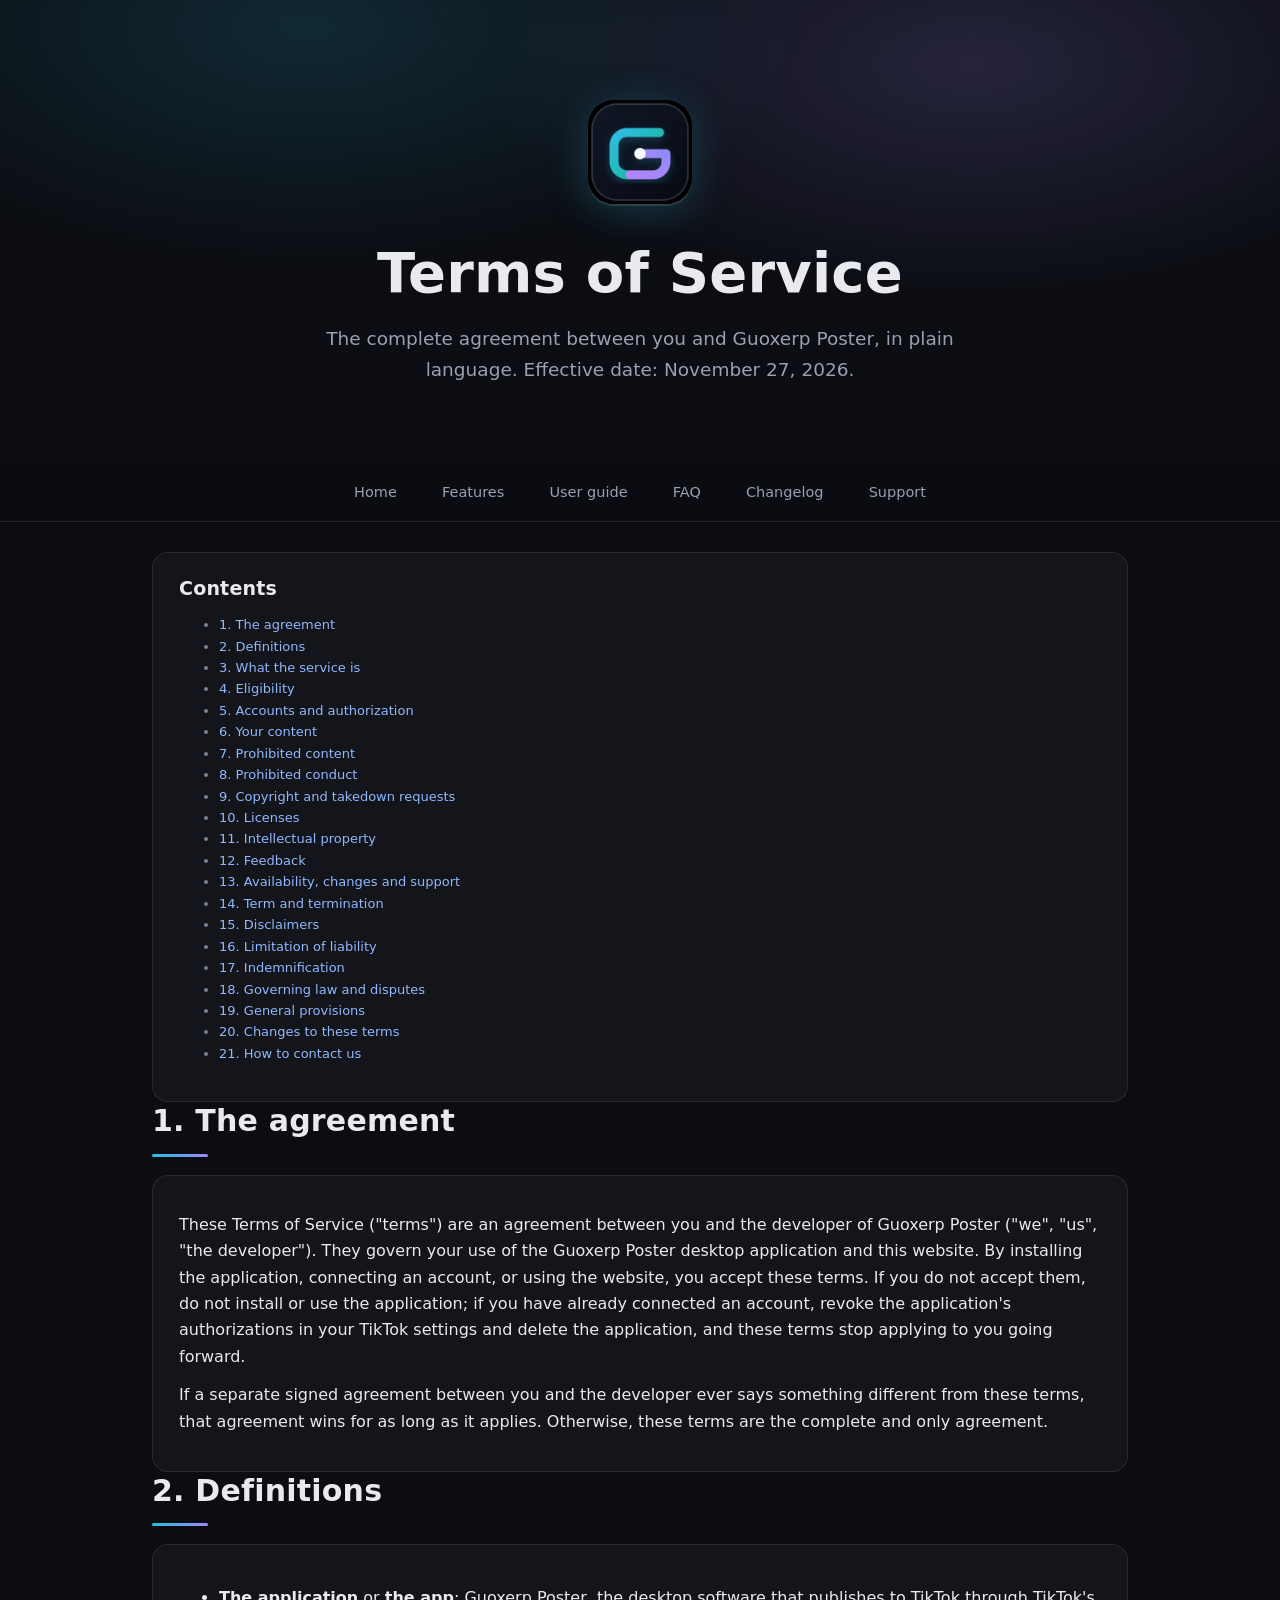
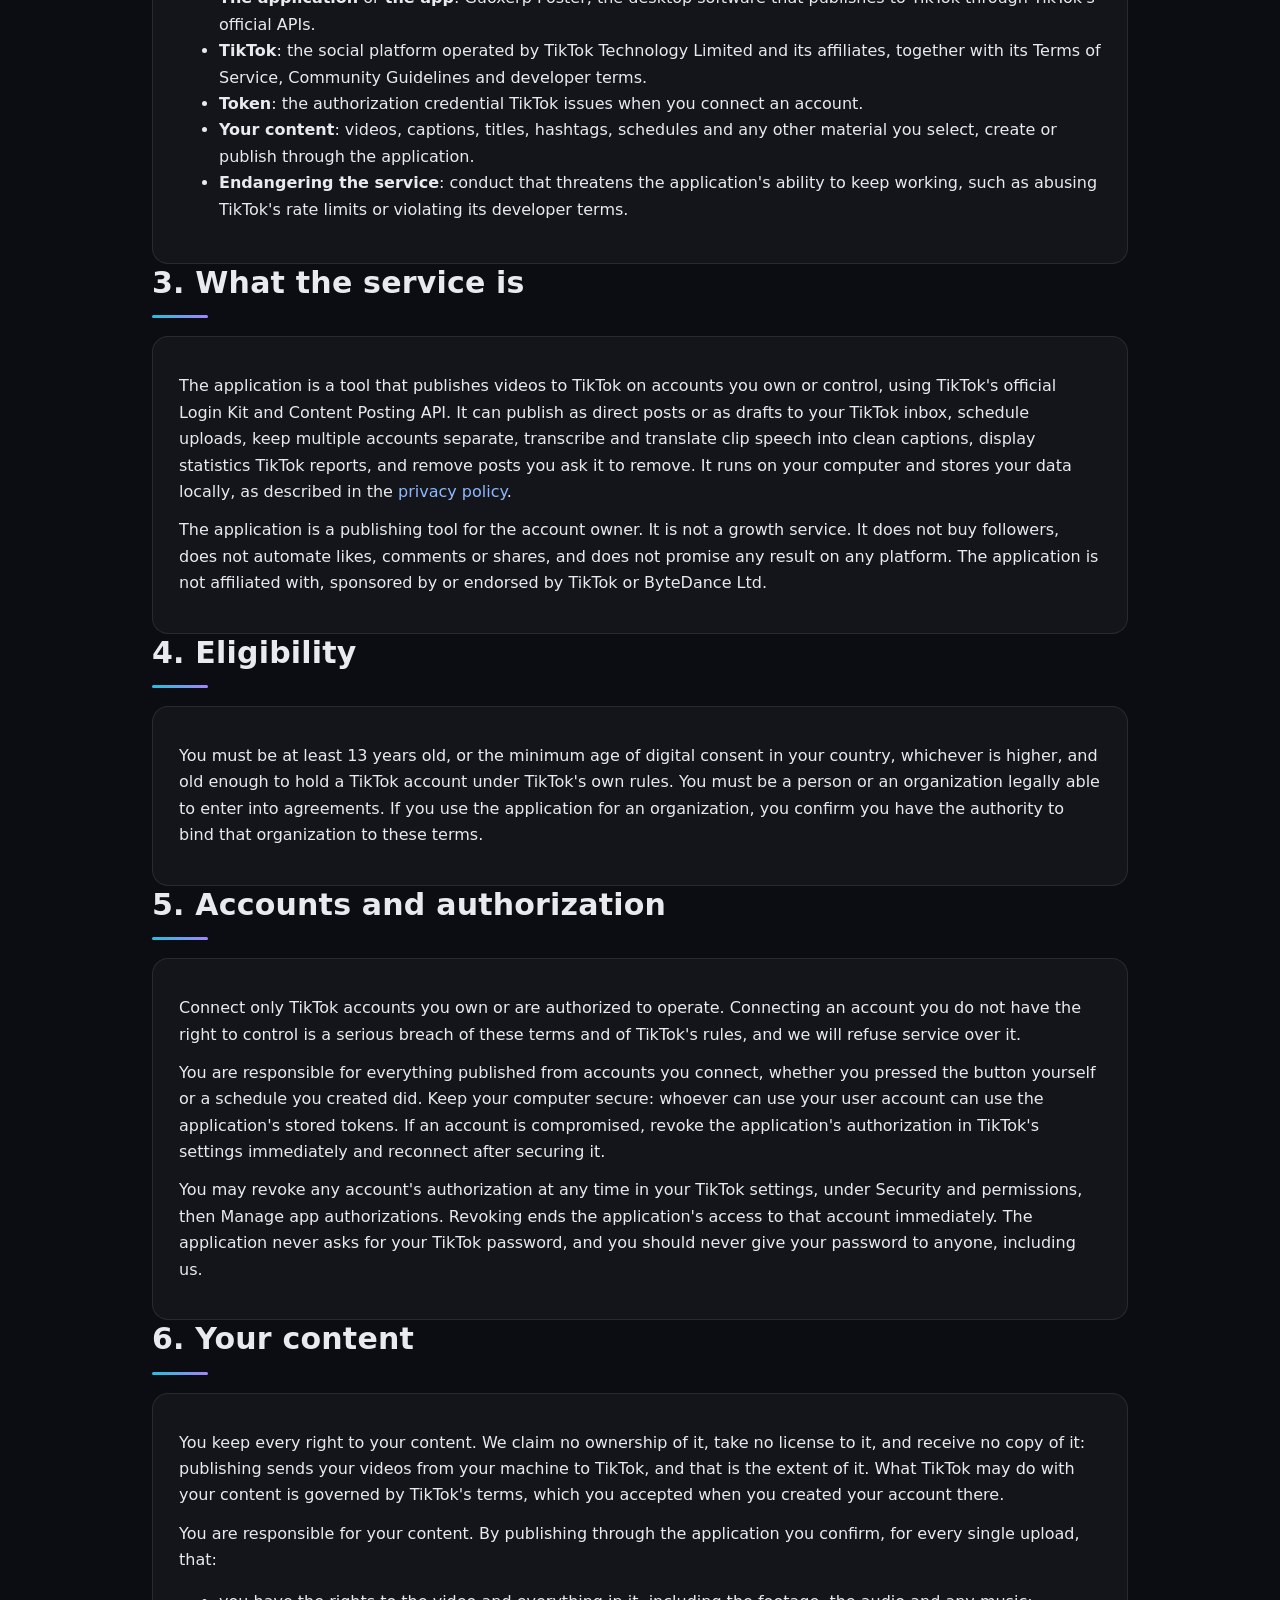
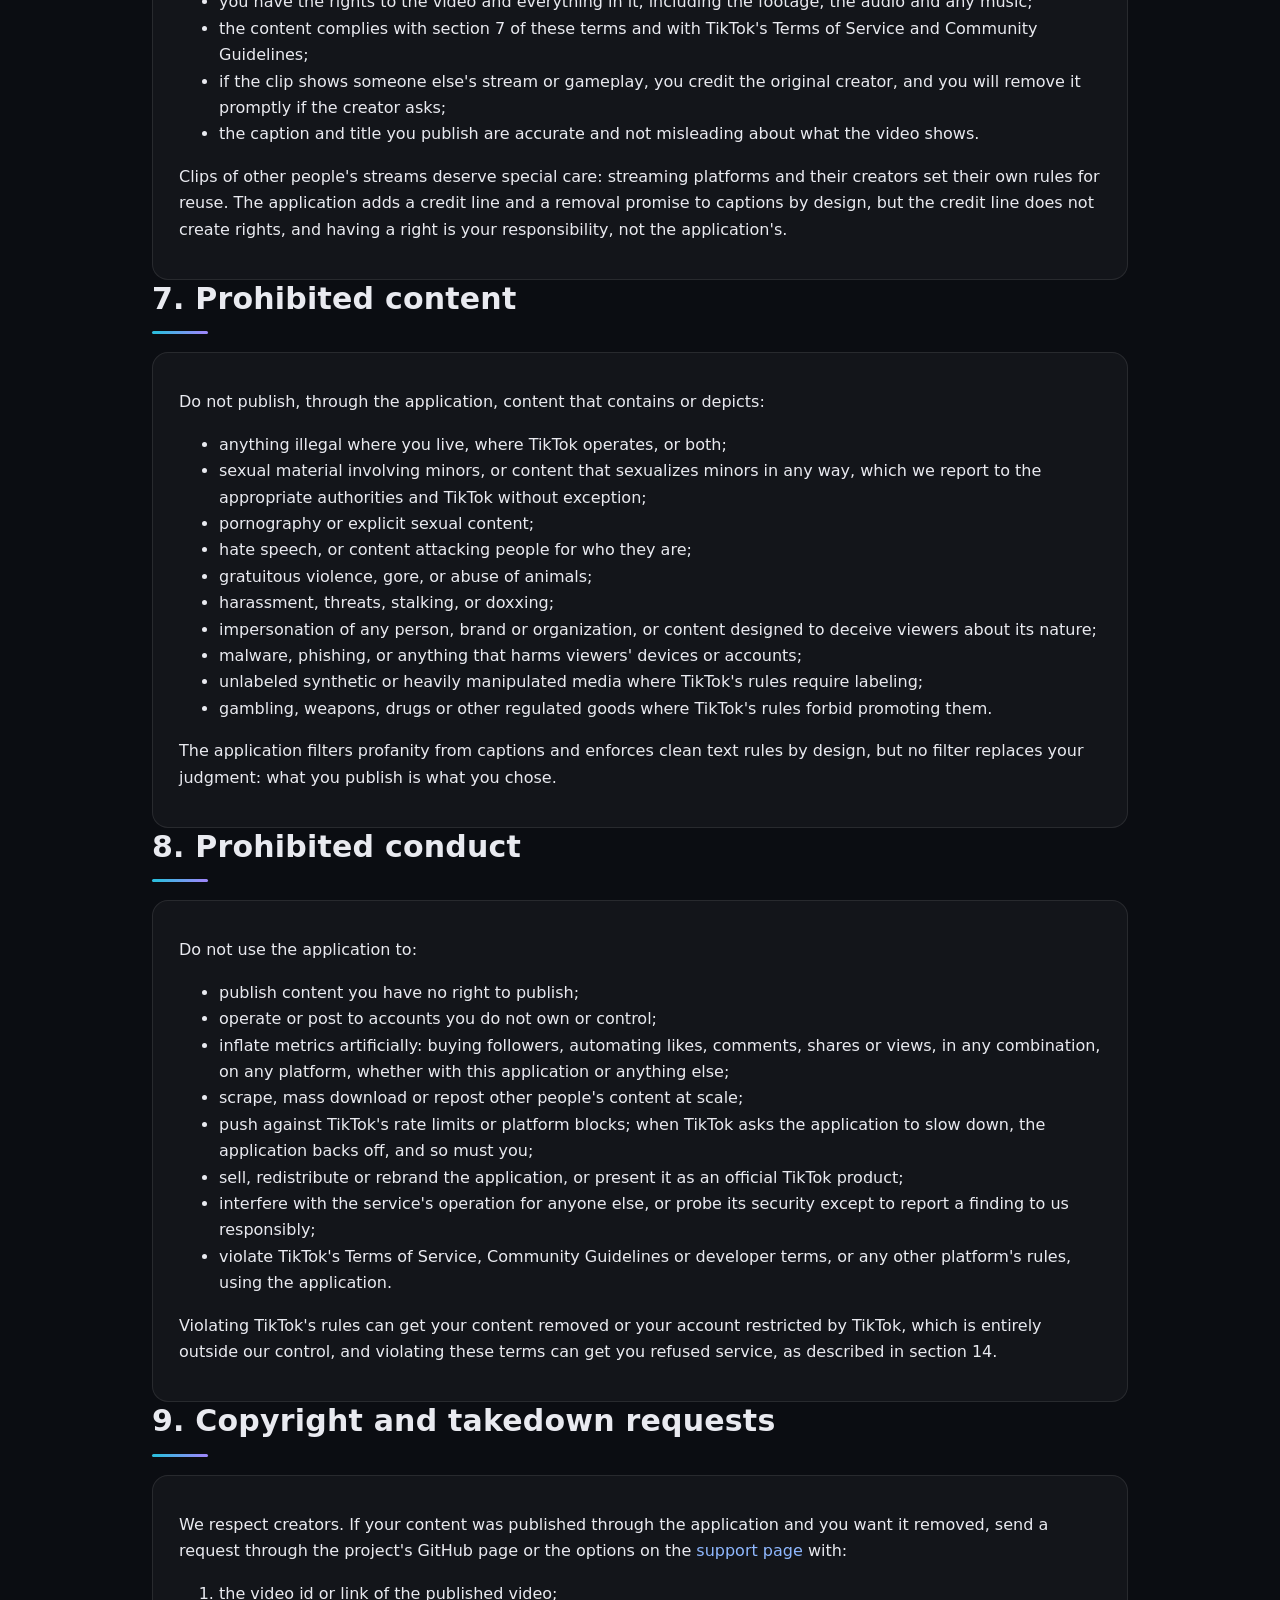
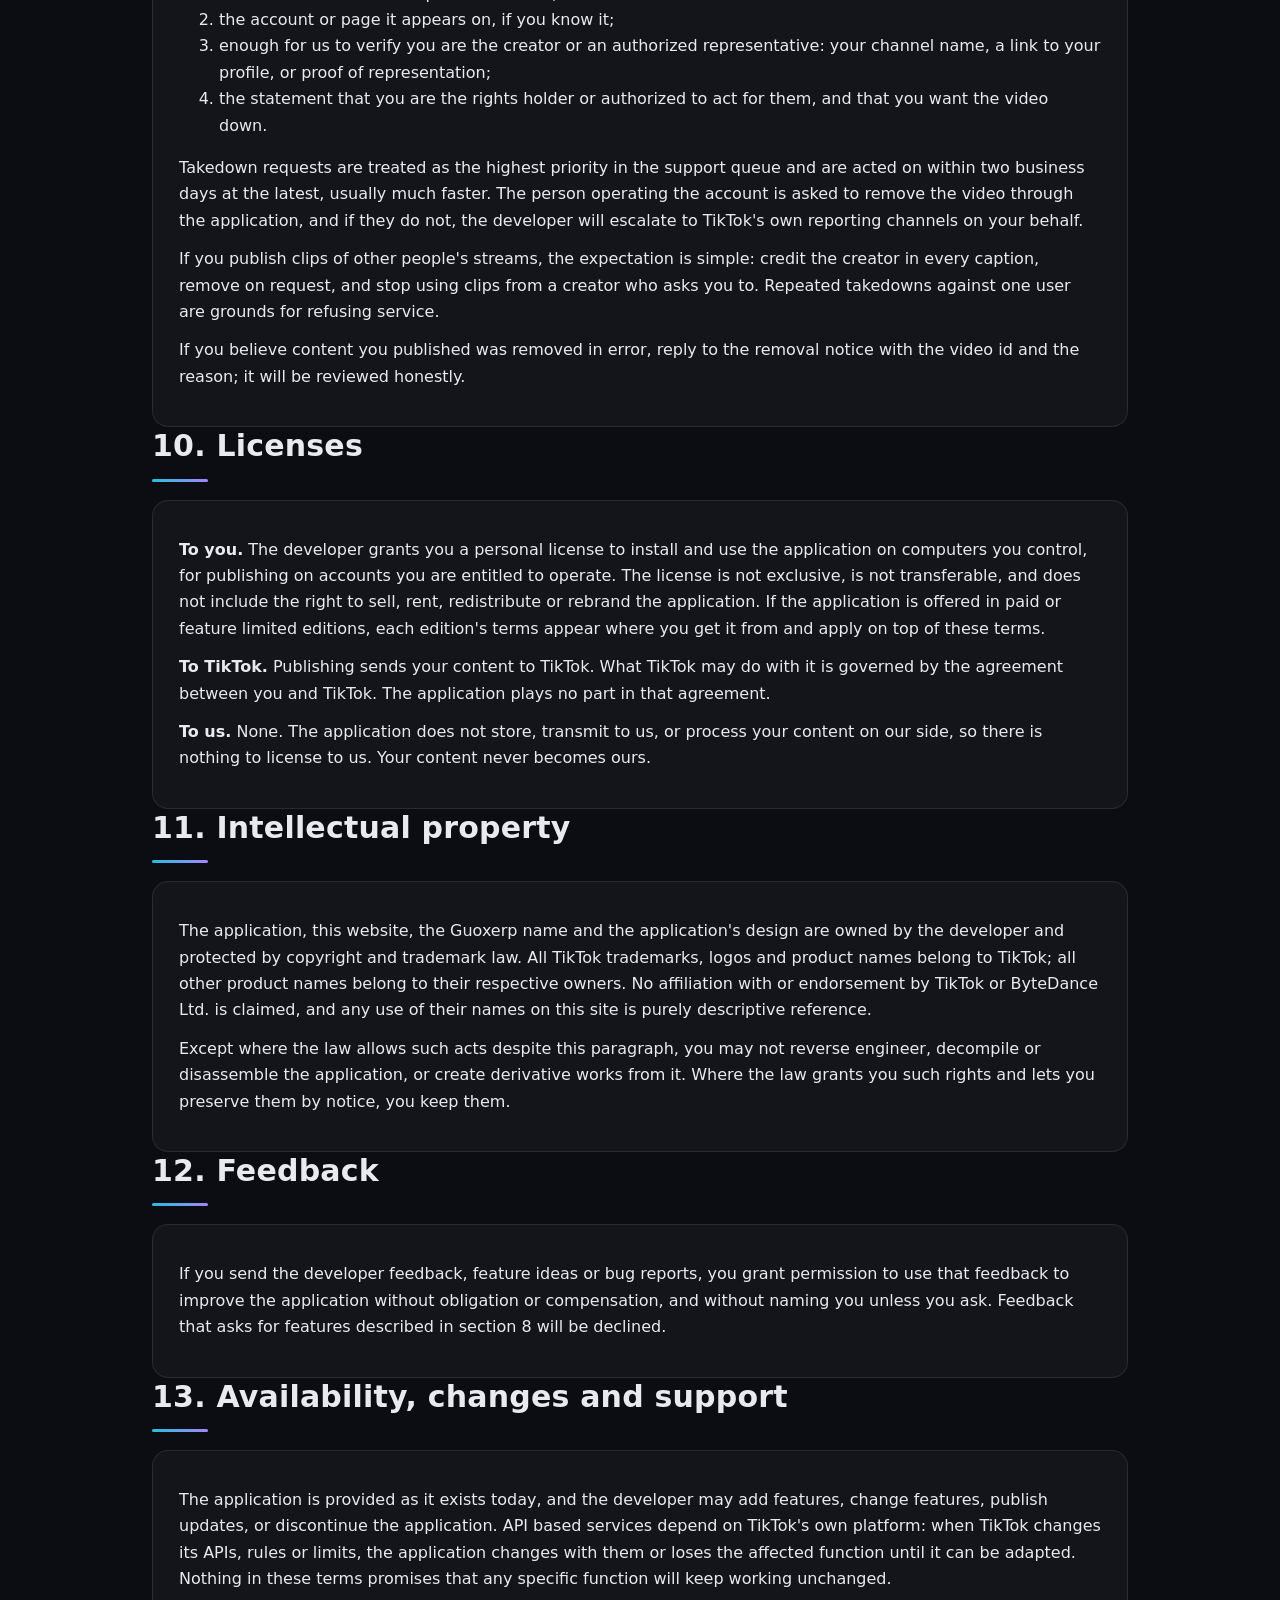
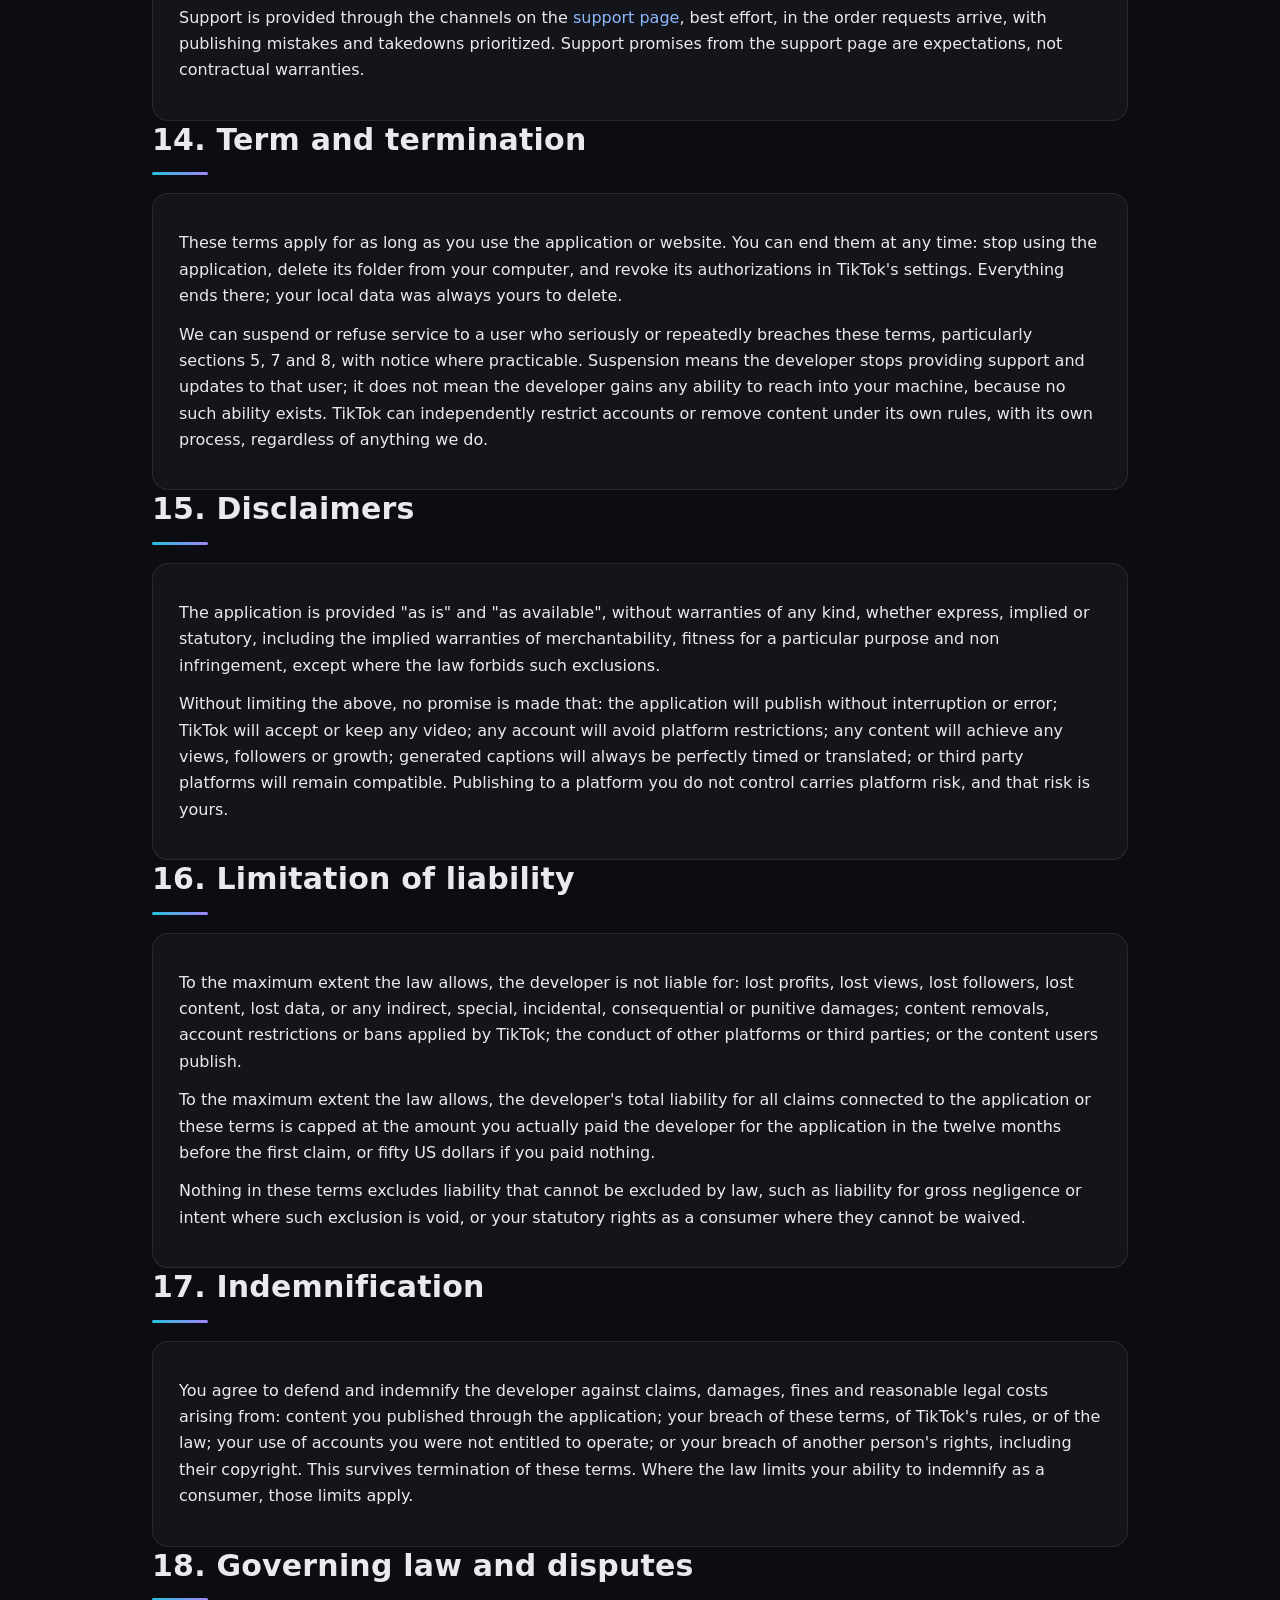
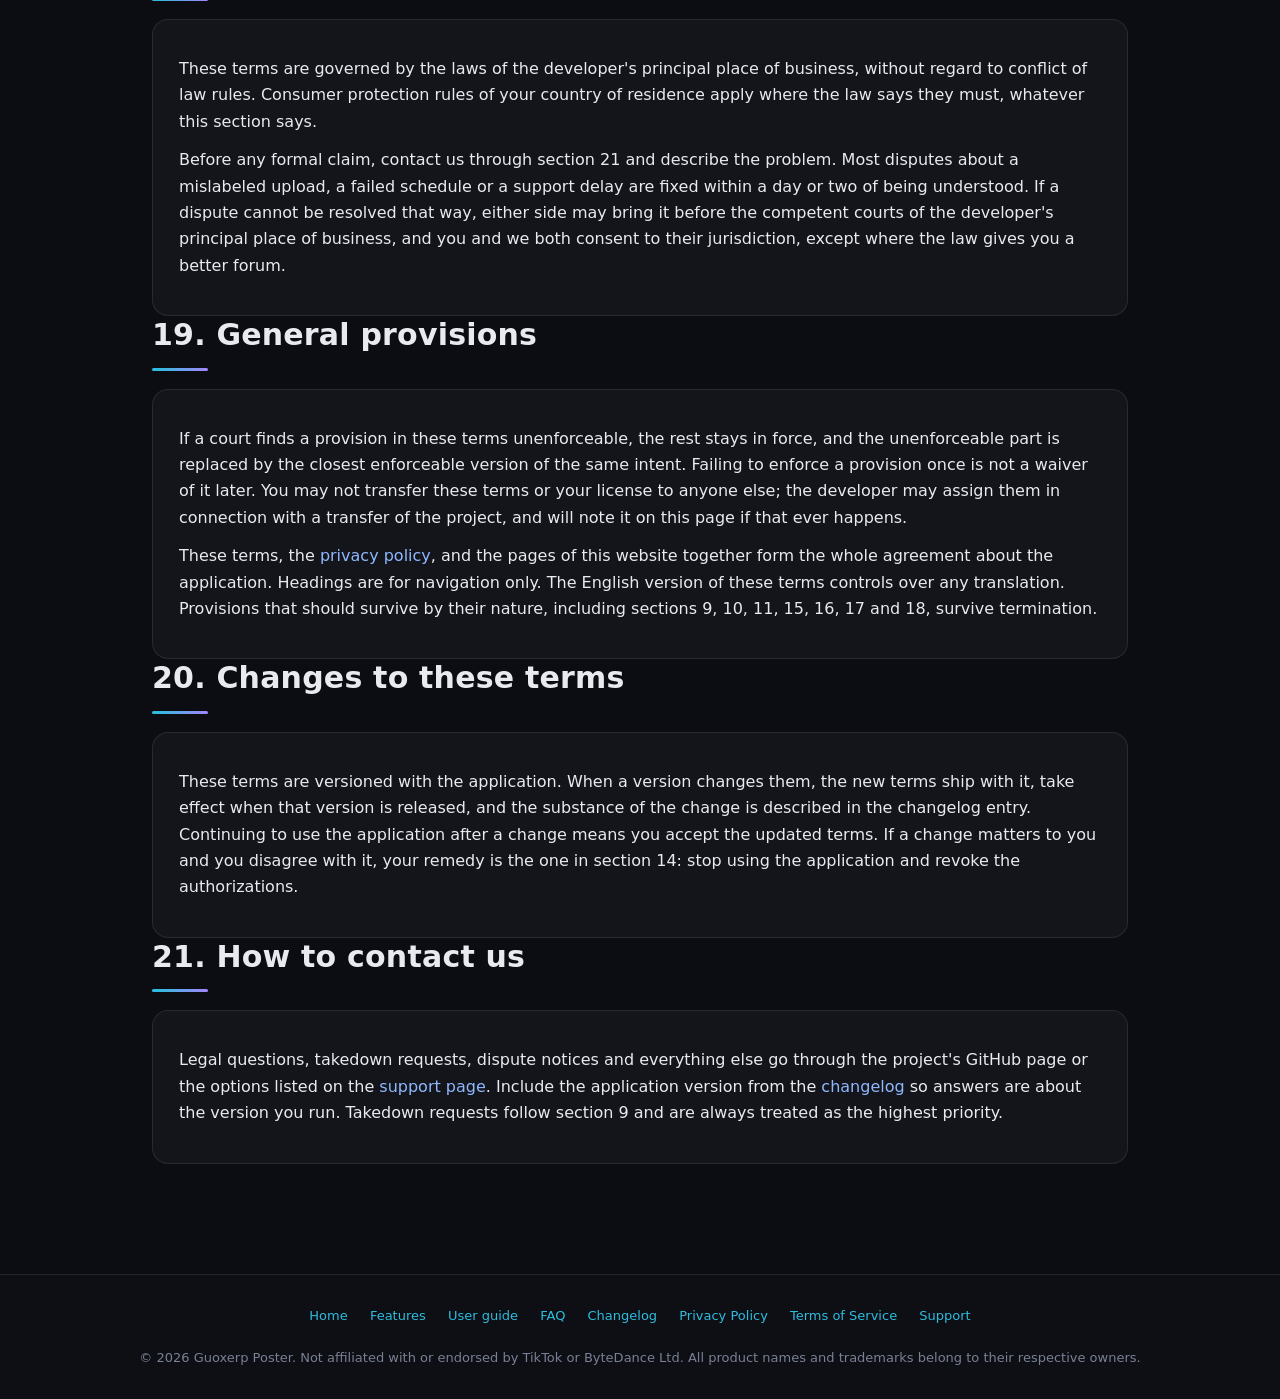
<file: terms.html>
<!DOCTYPE html>
<html lang="en">
<head>
<meta charset="utf-8">
<meta name="viewport" content="width=device-width, initial-scale=1">
<title>Terms of Service · Guoxerp Poster</title>
<meta name="description" content="The complete terms of use for Guoxerp Poster: eligibility, accounts, content responsibility, prohibited content and conduct, copyright and takedowns, licenses, warranties, liability and disputes.">
<meta property="og:title" content="Guoxerp Poster · terms of service">
<meta property="og:image" content="icon1024.png">
<link rel="icon" type="image/png" href="icon1024.png">
<link rel="stylesheet" href="styles.css">
</head>
<body>

<header>
  <img src="icon1024.png" alt="Guoxerp Poster logo">
  <h1>Terms of Service</h1>
  <p class="tag">The complete agreement between you and Guoxerp Poster, in plain language. Effective date: November 27, 2026.</p>
</header>
<nav class="top">
  <a href="index.html">Home</a>
  <a href="features.html">Features</a>
  <a href="guide.html">User guide</a>
  <a href="faq.html">FAQ</a>
  <a href="changelog.html">Changelog</a>
  <a href="support.html">Support</a>
</nav>

<main>

<div class="card" id="toc">
  <h3 style="margin-top:0">Contents</h3>
  <ul class="small">
    <li><a href="#agreement">1. The agreement</a></li>
    <li><a href="#definitions">2. Definitions</a></li>
    <li><a href="#service">3. What the service is</a></li>
    <li><a href="#eligibility">4. Eligibility</a></li>
    <li><a href="#accounts">5. Accounts and authorization</a></li>
    <li><a href="#yourcontent">6. Your content</a></li>
    <li><a href="#prohibitedcontent">7. Prohibited content</a></li>
    <li><a href="#prohibitedconduct">8. Prohibited conduct</a></li>
    <li><a href="#copyright">9. Copyright and takedown requests</a></li>
    <li><a href="#licenses">10. Licenses</a></li>
    <li><a href="#ip">11. Intellectual property</a></li>
    <li><a href="#feedback">12. Feedback</a></li>
    <li><a href="#availability">13. Availability, changes and support</a></li>
    <li><a href="#termination">14. Term and termination</a></li>
    <li><a href="#disclaimers">15. Disclaimers</a></li>
    <li><a href="#liability">16. Limitation of liability</a></li>
    <li><a href="#indemnity">17. Indemnification</a></li>
    <li><a href="#law">18. Governing law and disputes</a></li>
    <li><a href="#general">19. General provisions</a></li>
    <li><a href="#termchanges">20. Changes to these terms</a></li>
    <li><a href="#termcontact">21. How to contact us</a></li>
  </ul>
</div>

<h2 id="agreement">1. The agreement</h2>
<div class="card">
<p>These Terms of Service ("terms") are an agreement between you and the developer of Guoxerp Poster ("we", "us", "the developer"). They govern your use of the Guoxerp Poster desktop application and this website. By installing the application, connecting an account, or using the website, you accept these terms. If you do not accept them, do not install or use the application; if you have already connected an account, revoke the application's authorizations in your TikTok settings and delete the application, and these terms stop applying to you going forward.</p>
<p>If a separate signed agreement between you and the developer ever says something different from these terms, that agreement wins for as long as it applies. Otherwise, these terms are the complete and only agreement.</p>
</div>

<h2 id="definitions">2. Definitions</h2>
<div class="card"><ul>
  <li><strong>The application</strong> or <strong>the app</strong>: Guoxerp Poster, the desktop software that publishes to TikTok through TikTok's official APIs.</li>
  <li><strong>TikTok</strong>: the social platform operated by TikTok Technology Limited and its affiliates, together with its Terms of Service, Community Guidelines and developer terms.</li>
  <li><strong>Token</strong>: the authorization credential TikTok issues when you connect an account.</li>
  <li><strong>Your content</strong>: videos, captions, titles, hashtags, schedules and any other material you select, create or publish through the application.</li>
  <li><strong>Endangering the service</strong>: conduct that threatens the application's ability to keep working, such as abusing TikTok's rate limits or violating its developer terms.</li>
</ul></div>

<h2 id="service">3. What the service is</h2>
<div class="card">
<p>The application is a tool that publishes videos to TikTok on accounts you own or control, using TikTok's official Login Kit and Content Posting API. It can publish as direct posts or as drafts to your TikTok inbox, schedule uploads, keep multiple accounts separate, transcribe and translate clip speech into clean captions, display statistics TikTok reports, and remove posts you ask it to remove. It runs on your computer and stores your data locally, as described in the <a href="privacy.html">privacy policy</a>.</p>
<p>The application is a publishing tool for the account owner. It is not a growth service. It does not buy followers, does not automate likes, comments or shares, and does not promise any result on any platform. The application is not affiliated with, sponsored by or endorsed by TikTok or ByteDance Ltd.</p>
</div>

<h2 id="eligibility">4. Eligibility</h2>
<div class="card">
<p>You must be at least 13 years old, or the minimum age of digital consent in your country, whichever is higher, and old enough to hold a TikTok account under TikTok's own rules. You must be a person or an organization legally able to enter into agreements. If you use the application for an organization, you confirm you have the authority to bind that organization to these terms.</p>
</div>

<h2 id="accounts">5. Accounts and authorization</h2>
<div class="card">
<p>Connect only TikTok accounts you own or are authorized to operate. Connecting an account you do not have the right to control is a serious breach of these terms and of TikTok's rules, and we will refuse service over it.</p>
<p>You are responsible for everything published from accounts you connect, whether you pressed the button yourself or a schedule you created did. Keep your computer secure: whoever can use your user account can use the application's stored tokens. If an account is compromised, revoke the application's authorization in TikTok's settings immediately and reconnect after securing it.</p>
<p>You may revoke any account's authorization at any time in your TikTok settings, under Security and permissions, then Manage app authorizations. Revoking ends the application's access to that account immediately. The application never asks for your TikTok password, and you should never give your password to anyone, including us.</p>
</div>

<h2 id="yourcontent">6. Your content</h2>
<div class="card">
<p>You keep every right to your content. We claim no ownership of it, take no license to it, and receive no copy of it: publishing sends your videos from your machine to TikTok, and that is the extent of it. What TikTok may do with your content is governed by TikTok's terms, which you accepted when you created your account there.</p>
<p>You are responsible for your content. By publishing through the application you confirm, for every single upload, that:</p>
<ul>
  <li>you have the rights to the video and everything in it, including the footage, the audio and any music;</li>
  <li>the content complies with section 7 of these terms and with TikTok's Terms of Service and Community Guidelines;</li>
  <li>if the clip shows someone else's stream or gameplay, you credit the original creator, and you will remove it promptly if the creator asks;</li>
  <li>the caption and title you publish are accurate and not misleading about what the video shows.</li>
</ul>
<p>Clips of other people's streams deserve special care: streaming platforms and their creators set their own rules for reuse. The application adds a credit line and a removal promise to captions by design, but the credit line does not create rights, and having a right is your responsibility, not the application's.</p>
</div>

<h2 id="prohibitedcontent">7. Prohibited content</h2>
<div class="card">
<p>Do not publish, through the application, content that contains or depicts:</p>
<ul>
  <li>anything illegal where you live, where TikTok operates, or both;</li>
  <li>sexual material involving minors, or content that sexualizes minors in any way, which we report to the appropriate authorities and TikTok without exception;</li>
  <li>pornography or explicit sexual content;</li>
  <li>hate speech, or content attacking people for who they are;</li>
  <li>gratuitous violence, gore, or abuse of animals;</li>
  <li>harassment, threats, stalking, or doxxing;</li>
  <li>impersonation of any person, brand or organization, or content designed to deceive viewers about its nature;</li>
  <li>malware, phishing, or anything that harms viewers' devices or accounts;</li>
  <li>unlabeled synthetic or heavily manipulated media where TikTok's rules require labeling;</li>
  <li>gambling, weapons, drugs or other regulated goods where TikTok's rules forbid promoting them.</li>
</ul>
<p>The application filters profanity from captions and enforces clean text rules by design, but no filter replaces your judgment: what you publish is what you chose.</p>
</div>

<h2 id="prohibitedconduct">8. Prohibited conduct</h2>
<div class="card">
<p>Do not use the application to:</p>
<ul>
  <li>publish content you have no right to publish;</li>
  <li>operate or post to accounts you do not own or control;</li>
  <li>inflate metrics artificially: buying followers, automating likes, comments, shares or views, in any combination, on any platform, whether with this application or anything else;</li>
  <li>scrape, mass download or repost other people's content at scale;</li>
  <li>push against TikTok's rate limits or platform blocks; when TikTok asks the application to slow down, the application backs off, and so must you;</li>
  <li>sell, redistribute or rebrand the application, or present it as an official TikTok product;</li>
  <li>interfere with the service's operation for anyone else, or probe its security except to report a finding to us responsibly;</li>
  <li>violate TikTok's Terms of Service, Community Guidelines or developer terms, or any other platform's rules, using the application.</li>
</ul>
<p>Violating TikTok's rules can get your content removed or your account restricted by TikTok, which is entirely outside our control, and violating these terms can get you refused service, as described in section 14.</p>
</div>

<h2 id="copyright">9. Copyright and takedown requests</h2>
<div class="card">
<p>We respect creators. If your content was published through the application and you want it removed, send a request through the project's GitHub page or the options on the <a href="support.html">support page</a> with:</p>
<ol>
  <li>the video id or link of the published video;</li>
  <li>the account or page it appears on, if you know it;</li>
  <li>enough for us to verify you are the creator or an authorized representative: your channel name, a link to your profile, or proof of representation;</li>
  <li>the statement that you are the rights holder or authorized to act for them, and that you want the video down.</li>
</ol>
<p>Takedown requests are treated as the highest priority in the support queue and are acted on within two business days at the latest, usually much faster. The person operating the account is asked to remove the video through the application, and if they do not, the developer will escalate to TikTok's own reporting channels on your behalf.</p>
<p>If you publish clips of other people's streams, the expectation is simple: credit the creator in every caption, remove on request, and stop using clips from a creator who asks you to. Repeated takedowns against one user are grounds for refusing service.</p>
<p>If you believe content you published was removed in error, reply to the removal notice with the video id and the reason; it will be reviewed honestly.</p>
</div>

<h2 id="licenses">10. Licenses</h2>
<div class="card">
<p><strong>To you.</strong> The developer grants you a personal license to install and use the application on computers you control, for publishing on accounts you are entitled to operate. The license is not exclusive, is not transferable, and does not include the right to sell, rent, redistribute or rebrand the application. If the application is offered in paid or feature limited editions, each edition's terms appear where you get it from and apply on top of these terms.</p>
<p><strong>To TikTok.</strong> Publishing sends your content to TikTok. What TikTok may do with it is governed by the agreement between you and TikTok. The application plays no part in that agreement.</p>
<p><strong>To us.</strong> None. The application does not store, transmit to us, or process your content on our side, so there is nothing to license to us. Your content never becomes ours.</p>
</div>

<h2 id="ip">11. Intellectual property</h2>
<div class="card">
<p>The application, this website, the Guoxerp name and the application's design are owned by the developer and protected by copyright and trademark law. All TikTok trademarks, logos and product names belong to TikTok; all other product names belong to their respective owners. No affiliation with or endorsement by TikTok or ByteDance Ltd. is claimed, and any use of their names on this site is purely descriptive reference.</p>
<p>Except where the law allows such acts despite this paragraph, you may not reverse engineer, decompile or disassemble the application, or create derivative works from it. Where the law grants you such rights and lets you preserve them by notice, you keep them.</p>
</div>

<h2 id="feedback">12. Feedback</h2>
<div class="card">
<p>If you send the developer feedback, feature ideas or bug reports, you grant permission to use that feedback to improve the application without obligation or compensation, and without naming you unless you ask. Feedback that asks for features described in section 8 will be declined.</p>
</div>

<h2 id="availability">13. Availability, changes and support</h2>
<div class="card">
<p>The application is provided as it exists today, and the developer may add features, change features, publish updates, or discontinue the application. API based services depend on TikTok's own platform: when TikTok changes its APIs, rules or limits, the application changes with them or loses the affected function until it can be adapted. Nothing in these terms promises that any specific function will keep working unchanged.</p>
<p>Support is provided through the channels on the <a href="support.html">support page</a>, best effort, in the order requests arrive, with publishing mistakes and takedowns prioritized. Support promises from the support page are expectations, not contractual warranties.</p>
</div>

<h2 id="termination">14. Term and termination</h2>
<div class="card">
<p>These terms apply for as long as you use the application or website. You can end them at any time: stop using the application, delete its folder from your computer, and revoke its authorizations in TikTok's settings. Everything ends there; your local data was always yours to delete.</p>
<p>We can suspend or refuse service to a user who seriously or repeatedly breaches these terms, particularly sections 5, 7 and 8, with notice where practicable. Suspension means the developer stops providing support and updates to that user; it does not mean the developer gains any ability to reach into your machine, because no such ability exists. TikTok can independently restrict accounts or remove content under its own rules, with its own process, regardless of anything we do.</p>
</div>

<h2 id="disclaimers">15. Disclaimers</h2>
<div class="card">
<p>The application is provided "as is" and "as available", without warranties of any kind, whether express, implied or statutory, including the implied warranties of merchantability, fitness for a particular purpose and non infringement, except where the law forbids such exclusions.</p>
<p>Without limiting the above, no promise is made that: the application will publish without interruption or error; TikTok will accept or keep any video; any account will avoid platform restrictions; any content will achieve any views, followers or growth; generated captions will always be perfectly timed or translated; or third party platforms will remain compatible. Publishing to a platform you do not control carries platform risk, and that risk is yours.</p>
</div>

<h2 id="liability">16. Limitation of liability</h2>
<div class="card">
<p>To the maximum extent the law allows, the developer is not liable for: lost profits, lost views, lost followers, lost content, lost data, or any indirect, special, incidental, consequential or punitive damages; content removals, account restrictions or bans applied by TikTok; the conduct of other platforms or third parties; or the content users publish.</p>
<p>To the maximum extent the law allows, the developer's total liability for all claims connected to the application or these terms is capped at the amount you actually paid the developer for the application in the twelve months before the first claim, or fifty US dollars if you paid nothing.</p>
<p>Nothing in these terms excludes liability that cannot be excluded by law, such as liability for gross negligence or intent where such exclusion is void, or your statutory rights as a consumer where they cannot be waived.</p>
</div>

<h2 id="indemnity">17. Indemnification</h2>
<div class="card">
<p>You agree to defend and indemnify the developer against claims, damages, fines and reasonable legal costs arising from: content you published through the application; your breach of these terms, of TikTok's rules, or of the law; your use of accounts you were not entitled to operate; or your breach of another person's rights, including their copyright. This survives termination of these terms. Where the law limits your ability to indemnify as a consumer, those limits apply.</p>
</div>

<h2 id="law">18. Governing law and disputes</h2>
<div class="card">
<p>These terms are governed by the laws of the developer's principal place of business, without regard to conflict of law rules. Consumer protection rules of your country of residence apply where the law says they must, whatever this section says.</p>
<p>Before any formal claim, contact us through section 21 and describe the problem. Most disputes about a mislabeled upload, a failed schedule or a support delay are fixed within a day or two of being understood. If a dispute cannot be resolved that way, either side may bring it before the competent courts of the developer's principal place of business, and you and we both consent to their jurisdiction, except where the law gives you a better forum.</p>
</div>

<h2 id="general">19. General provisions</h2>
<div class="card">
<p>If a court finds a provision in these terms unenforceable, the rest stays in force, and the unenforceable part is replaced by the closest enforceable version of the same intent. Failing to enforce a provision once is not a waiver of it later. You may not transfer these terms or your license to anyone else; the developer may assign them in connection with a transfer of the project, and will note it on this page if that ever happens.</p>
<p>These terms, the <a href="privacy.html">privacy policy</a>, and the pages of this website together form the whole agreement about the application. Headings are for navigation only. The English version of these terms controls over any translation. Provisions that should survive by their nature, including sections 9, 10, 11, 15, 16, 17 and 18, survive termination.</p>
</div>

<h2 id="termchanges">20. Changes to these terms</h2>
<div class="card">
<p>These terms are versioned with the application. When a version changes them, the new terms ship with it, take effect when that version is released, and the substance of the change is described in the changelog entry. Continuing to use the application after a change means you accept the updated terms. If a change matters to you and you disagree with it, your remedy is the one in section 14: stop using the application and revoke the authorizations.</p>
</div>

<h2 id="termcontact">21. How to contact us</h2>
<div class="card">
<p>Legal questions, takedown requests, dispute notices and everything else go through the project's GitHub page or the options listed on the <a href="support.html">support page</a>. Include the application version from the <a href="changelog.html">changelog</a> so answers are about the version you run. Takedown requests follow section 9 and are always treated as the highest priority.</p>
</div>

</main>
<footer>
  <a href="index.html">Home</a>
  <a href="features.html">Features</a>
  <a href="guide.html">User guide</a>
  <a href="faq.html">FAQ</a>
  <a href="changelog.html">Changelog</a>
  <a href="privacy.html">Privacy Policy</a>
  <a href="terms.html">Terms of Service</a>
  <a href="support.html">Support</a>
  <br><br>
  <span>© 2026 Guoxerp Poster. Not affiliated with or endorsed by TikTok or ByteDance Ltd. All product names and trademarks belong to their respective owners.</span>
</footer>
</body>
</html>
</file>
<file: styles.css>
/* Guoxerp Poster website · dark, brand-matched design system */
:root{
  --bg:#0b0d12; --bg2:#0f1218;
  --card:rgba(255,255,255,.035); --card2:rgba(255,255,255,.055);
  --border:rgba(255,255,255,.09); --border2:rgba(255,255,255,.16);
  --text:#e9eaf0; --muted:#9aa0b2; --dim:#7a8093;
  --teal:#2ebcde; --purple:#9989fa; --pink:#f637b5;
  --grad:linear-gradient(115deg,#2ebcde 10%,#9989fa 90%);
  --radius:16px;
}
*{box-sizing:border-box}
body{margin:0;font-family:'Inter','Segoe UI',system-ui,-apple-system,Arial,sans-serif;
     color:var(--text);background:var(--bg);line-height:1.65;
     -webkit-font-smoothing:antialiased}
a{color:#8fb8ff;text-decoration:none}
a:hover{color:#b8c8ff}
h1,h2,h3{line-height:1.25;font-weight:700;letter-spacing:.2px}
h1{font-size:52px;margin:22px 0 14px}
h2{font-size:30px;margin:0 0 18px}
h3{font-size:19px;margin:0 0 12px}
p{margin:12px 0}

/* header + nav */
header{position:relative;text-align:center;padding:100px 22px 80px;overflow:hidden}
header::before{content:"";position:absolute;inset:0;pointer-events:none;background:
  radial-gradient(700px 340px at 24% 6%,rgba(46,188,222,.16),transparent 70%),
  radial-gradient(700px 340px at 76% 14%,rgba(153,137,250,.18),transparent 70%)}
header img{width:104px;height:104px;border-radius:26px;position:relative;
  box-shadow:0 8px 40px rgba(46,188,222,.25),0 2px 0 rgba(255,255,255,.12)}
header h1{font-size:56px;margin:26px 0 16px;position:relative}
.grad{background:var(--grad);-webkit-background-clip:text;background-clip:text;color:transparent}
.tag{color:var(--muted);font-size:18.5px;max-width:700px;margin:0 auto;position:relative}
.badges{margin-top:26px;position:relative}
.badge{display:inline-block;background:rgba(255,255,255,.06);border:1px solid var(--border2);
  color:#c9cdd8;border-radius:999px;padding:7px 18px;font-size:13px;margin:4px 5px}
.badge b{color:#2ebcde;font-weight:600}

/* buttons */
.button{display:inline-block;background:var(--grad);color:#0b0d12;border:0;border-radius:12px;
  padding:15px 34px;font-weight:700;font-size:15.5px;text-decoration:none;margin:26px 10px 0;
  transition:transform .15s,box-shadow .15s;box-shadow:0 6px 30px rgba(99,137,250,.35)}
.button:hover{transform:translateY(-2px);box-shadow:0 10px 40px rgba(99,137,250,.5)}
.button.ghost{background:rgba(255,255,255,.07);color:var(--text);border:1px solid var(--border2);box-shadow:none}
.button.ghost:hover{background:rgba(255,255,255,.12)}

/* nav */
nav.top{position:sticky;top:0;z-index:50;background:rgba(11,13,18,.82);
  backdrop-filter:blur(14px);-webkit-backdrop-filter:blur(14px);
  border-bottom:1px solid var(--border);text-align:center;padding:0 14px}
nav.top a{display:inline-block;color:var(--muted);text-decoration:none;padding:16px 20px;
  font-size:14.5px;font-weight:500;transition:color .15s}
nav.top a:hover{color:var(--text)}
nav.top a.active{color:var(--teal)}

/* layout */
main{max-width:1020px;margin:0 auto;padding:30px 22px 60px}
section{margin:64px 0}
h2{scroll-margin-top:86px}
.kicker{color:var(--teal);font-size:12.5px;letter-spacing:2.6px;text-transform:uppercase;
  font-weight:700;margin:0 0 12px}
.sub{color:var(--muted);font-size:16.5px;max-width:660px;margin:0 0 8px}
h2{position:relative}
h2::after{content:"";display:block;width:56px;height:3px;border-radius:2px;
  background:var(--grad);margin-top:14px}

/* cards */
.card{background:var(--card);border:1px solid var(--border);border-radius:var(--radius);
  padding:24px 26px;transition:border-color .2s,transform .2s}
.card:hover{border-color:var(--border2)}
.grid{display:grid;grid-template-columns:repeat(auto-fit,minmax(285px,1fr));gap:16px;margin-top:8px}
.grid .card h3{display:flex;align-items:center;gap:11px;margin:0 0 10px;font-size:16px}
.grid .card p{font-size:14px;color:var(--muted);margin:0}
.icon{width:38px;height:38px;border-radius:10px;flex:0 0 38px;display:flex;
  align-items:center;justify-content:center;background:rgba(46,188,222,.12)}
.icon svg{width:19px;height:19px;stroke:var(--teal);fill:none;stroke-width:1.9;
  stroke-linecap:round;stroke-linejoin:round}
.icon.pu{background:rgba(153,137,250,.13)} .icon.pu svg{stroke:var(--purple)}

/* steps */
.steps{counter-reset:s;margin-top:8px}
.step{position:relative;padding:0 0 34px 62px;border-left:1px solid var(--border);
  margin-left:20px}
.step:last-child{border-left-color:transparent;padding-bottom:6px}
.step::before{counter-increment:s;content:counter(s);position:absolute;left:-19px;top:-4px;
  width:38px;height:38px;border-radius:50%;background:var(--bg2);border:1px solid var(--border2);
  display:flex;align-items:center;justify-content:center;font-weight:700;color:var(--teal);font-size:15px}
.step h3{margin:2px 0 8px;font-size:17px}
.step p{margin:0;color:var(--muted);font-size:14.5px}

/* app mockup */
.mock{max-width:880px;margin:44px auto 0;background:#10131b;border:1px solid var(--border2);
  border-radius:18px;overflow:hidden;text-align:left;
  box-shadow:0 30px 90px rgba(0,0,0,.55),0 0 0 1px rgba(255,255,255,.04)}
.mockbar{display:flex;align-items:center;gap:7px;background:#171b25;padding:12px 16px;
  border-bottom:1px solid var(--border)}
.mockbar span{width:11px;height:11px;border-radius:50%;background:#2a2f3d}
.mockbar span:nth-child(1){background:#f56358}.mockbar span:nth-child(2){background:#fbbf24}
.mockbar span:nth-child(3){background:#34c759}
.mockbar em{font-style:normal;color:var(--dim);font-size:12.5px;margin-left:12px;
  font-family:'Segoe UI',monospace}
.mockbody{padding:22px;background:#0e1117}
.mockbody .row{display:flex;gap:14px;flex-wrap:wrap;margin-bottom:16px}
.mcard{flex:1;min-width:150px;background:#161a24;border:1px solid #232735;border-radius:12px;padding:14px 16px}
.mcard h4{margin:0;font-size:11px;color:var(--dim);font-weight:600;letter-spacing:1px;text-transform:uppercase}
.mcard b{display:block;font-size:23px;color:#fff;margin-top:5px}
.mcard i{font-style:normal;font-size:11px;color:#2ebcde}
.mockbar2{height:8px;border-radius:4px;background:#1a1f2c;overflow:hidden;margin:8px 0 4px}
.mockbar2 i{display:block;height:100%;width:78%;border-radius:4px;background:var(--grad);
  animation:fill 2.6s ease-out forwards}
@keyframes fill{from{width:8%}to{width:78%}}
.mtable{width:100%;border-collapse:collapse;font-size:12.5px;margin-top:4px}
.mtable td{padding:9px 10px;border-bottom:1px solid #1a1f2c;color:#c7c9d4}
.mtable td:first-child{color:#fff}
.mtable i.v{font-style:normal;color:#2ebcde}
.mbutton{display:inline-block;background:var(--grad);color:#0b0d12;border-radius:9px;
  padding:9px 18px;font-weight:700;font-size:12px}
.mnote{font-size:11px;color:var(--dim);margin-top:12px}

/* faq */
details{background:var(--card);border:1px solid var(--border);border-radius:12px;
  padding:0;margin:10px 0;overflow:hidden}
details summary{cursor:pointer;padding:17px 22px;font-weight:600;color:var(--text);
  list-style:none;position:relative}
details summary::-webkit-details-marker{display:none}
details summary::after{content:"+";position:absolute;right:22px;top:14px;
  color:var(--purple);font-size:20px;font-weight:400;transition:transform .2s}
details[open] summary::after{transform:rotate(45deg);color:var(--teal)}
details .a{padding:0 22px 18px;color:var(--muted);font-size:14.5px}

/* tables */
table{width:100%;border-collapse:collapse;font-size:14.5px;margin:14px 0}
td,th{padding:10px 12px;border-bottom:1px solid var(--border);text-align:left;vertical-align:top}
th{color:var(--dim);font-weight:600;font-size:12.5px;letter-spacing:1px;text-transform:uppercase}

/* misc */
.pill{display:inline-block;background:rgba(46,188,222,.12);color:var(--teal);
  border-radius:999px;padding:3px 12px;font-size:12px;font-weight:600;margin:2px}
.small{font-size:13px;color:var(--dim)}
footer{border-top:1px solid var(--border);padding:30px;text-align:center;font-size:13px;
  color:var(--dim);margin-top:50px;background:#0d0f15}
footer a{color:var(--teal);margin:0 9px;text-decoration:none}
footer a:hover{color:#9989fa}
.center{text-align:center}
@media(max-width:640px){
  h1{font-size:38px} header{padding:70px 18px 60px}
  main{padding:24px 18px}
  .step{padding-left:52px;margin-left:12px}
  header img{width:84px;height:84px}
}
</file>
